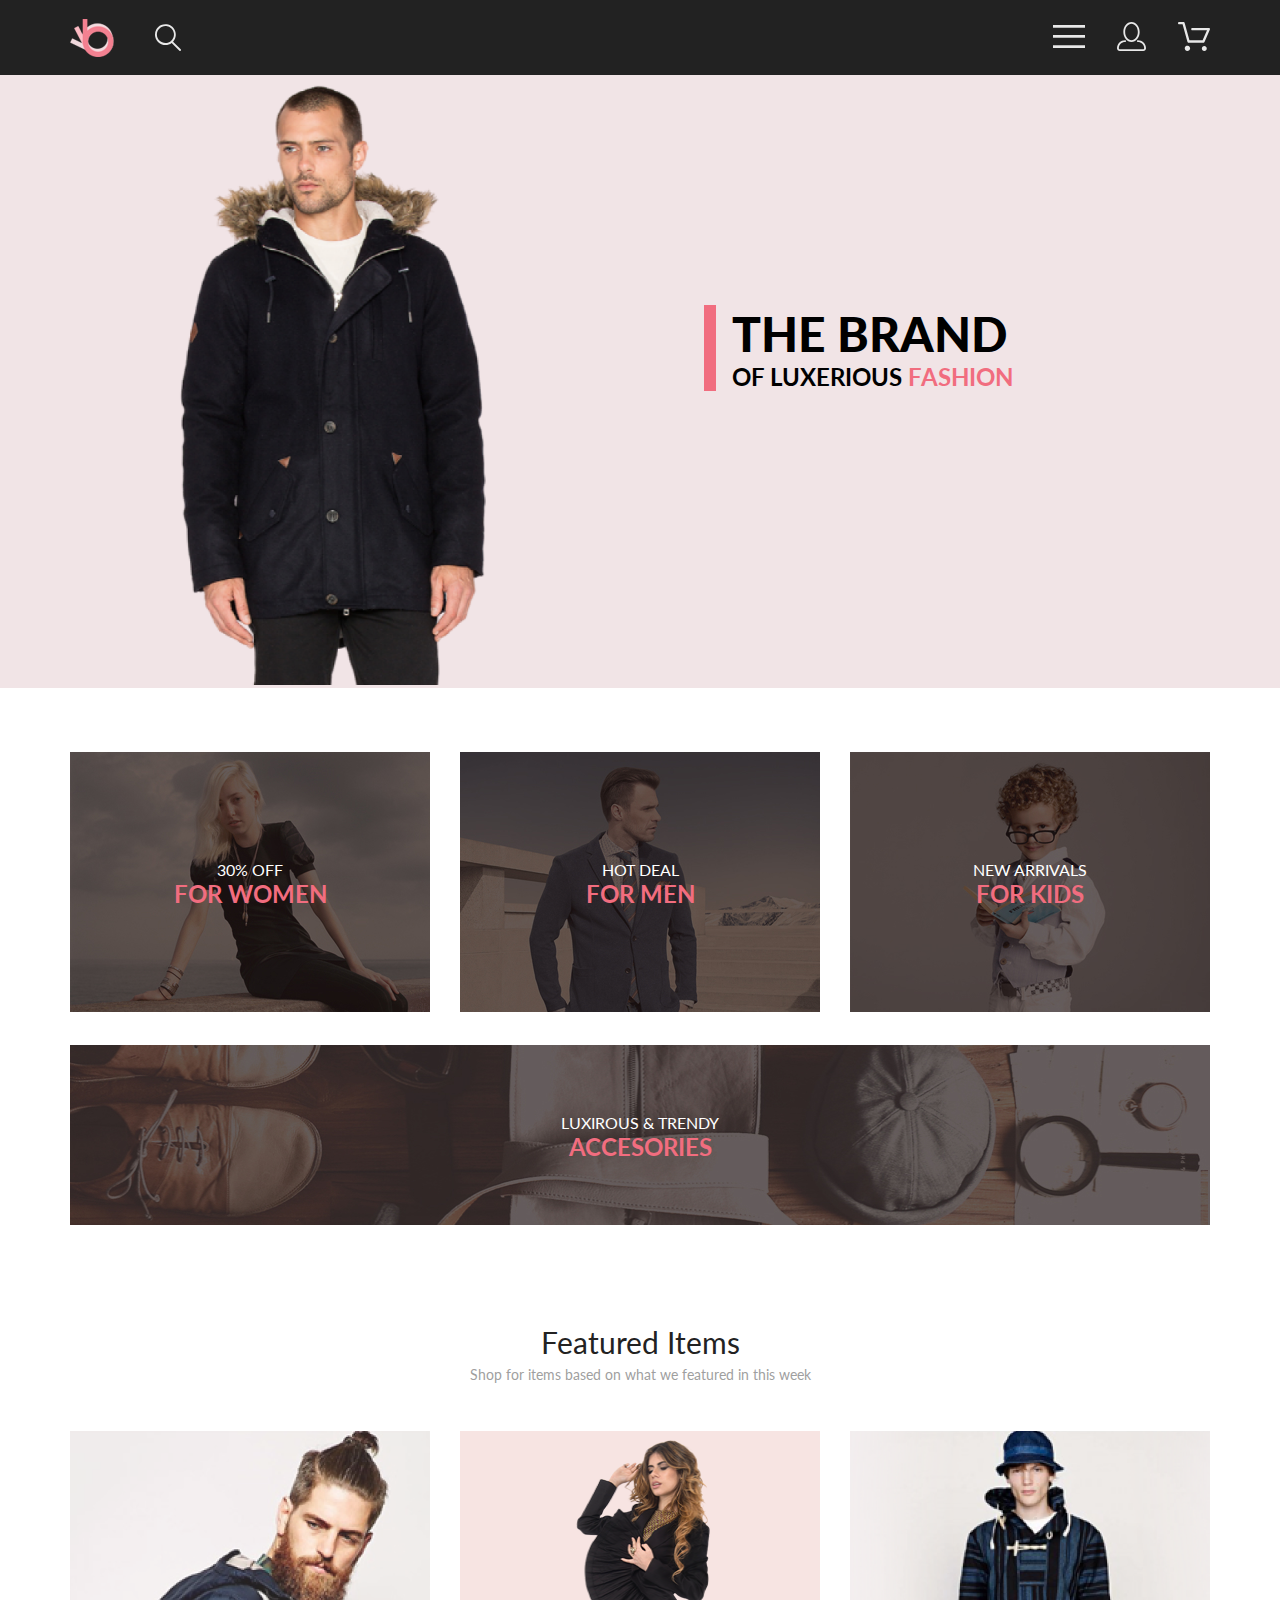
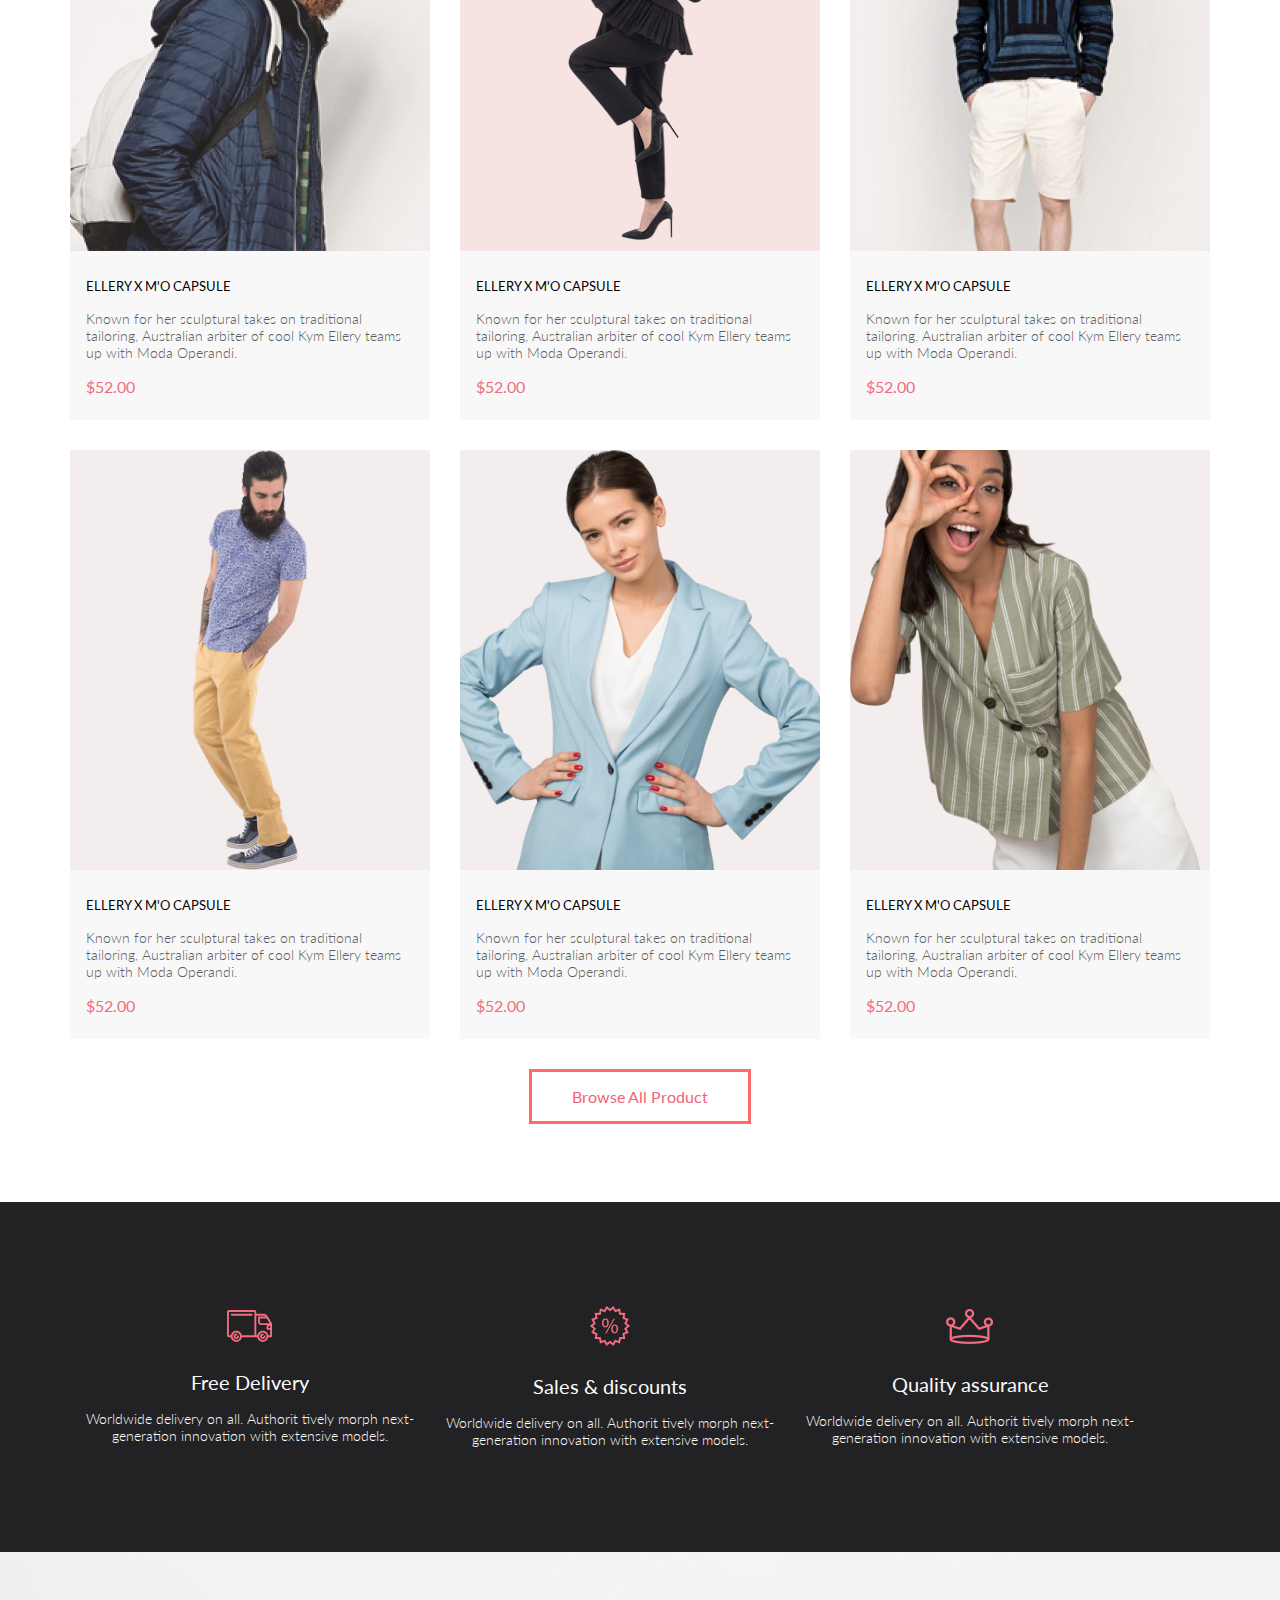
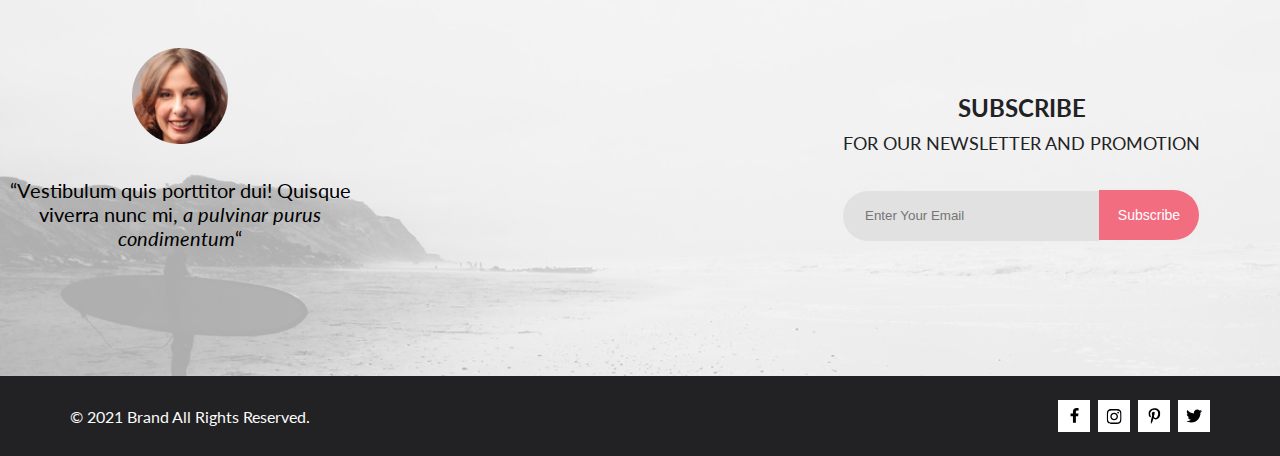
<file: index.html>
<!DOCTYPE html>
<html lang="en">
<head>
    <meta charset="UTF-8">
    <meta http-equiv="X-UA-Compatible" content="IE=edge">
    <meta name="viewport" content="width=device-width, initial-scale=1.0">
    <title>Home</title>
    <link rel="preconnect" href="https://fonts.googleapis.com">
    <link rel="preconnect" href="https://fonts.gstatic.com" crossorigin>
    <link href="https://fonts.googleapis.com/css2?family=Lato&display=swap" rel="stylesheet">
    <link rel="stylesheet" href="style.css">
</head>
<body>
    <div class="wrapper">
        <header class="header center">
            <div class="header__left">
                <img src="img/logo.svg" alt="logo">
                <svg width="27" height="28" viewBox="0 0 27 28" fill="none" xmlns="http://www.w3.org/2000/svg">
                    <path d="M19.0596 17.6259C20.6713 15.8658 21.6282 13.6048 21.7698 11.2225C21.9113 8.84018 21.2288 6.48173 19.8369 4.54318C18.445 2.60463 16.4285 1.20404 14.126 0.576619C11.8234 -0.0508009 9.3751 0.13316 7.19217 1.09761C5.00923 2.06205 3.22463 3.74825 2.13804 5.87302C1.05145 7.9978 0.729054 10.4318 1.225 12.7661C1.72094 15.1005 3.00501 17.1932 4.86158 18.6927C6.71814 20.1922 9.03413 21.0072 11.4206 21.0009C13.673 21.004 15.8645 20.27 17.6606 18.9109L25.4086 26.7179C25.4941 26.807 25.5965 26.8781 25.7099 26.927C25.8232 26.9759 25.9452 27.0017 26.0686 27.0029C26.1923 27.0033 26.3148 26.9782 26.4283 26.9292C26.5419 26.8801 26.6441 26.8082 26.7286 26.7179C26.9025 26.537 26.9997 26.2958 26.9997 26.0449C26.9997 25.794 26.9025 25.5528 26.7286 25.3719L19.0596 17.6259ZM2.88662 10.5009C2.89946 8.81563 3.41094 7.17187 4.35659 5.77685C5.30224 4.38183 6.63972 3.29801 8.20044 2.662C9.76115 2.02599 11.4752 1.86627 13.1266 2.20298C14.7779 2.53969 16.2926 3.35775 17.4797 4.55404C18.6668 5.75033 19.4732 7.27129 19.7972 8.92519C20.1212 10.5791 19.9483 12.2919 19.3002 13.8476C18.6522 15.4034 17.5581 16.7325 16.1559 17.6674C14.7536 18.6023 13.1059 19.1011 11.4206 19.1009C9.14916 19.0901 6.97482 18.1784 5.37484 16.566C3.77486 14.9537 2.87998 12.7724 2.88662 10.5009Z"
                          fill="#E8E8E8"/>
                </svg>
            </div>
            <div class="header__right">
                <div>
                    <label for="switcher">
                        <svg width="32" height="23" viewBox="0 0 32 23" fill="none" xmlns="http://www.w3.org/2000/svg">
                            <path d="M0 23V20.31H32V23H0ZM0 12.76V10.07H32V12.76H0ZM0 2.69V0H32V2.69H0Z" fill="#E8E8E8"/>
                        </svg>
                    </label>
                    <input id="switcher" type="checkbox" checked>
                    <div class="menu">
                        <label class="menu__close" for="switcher">
                            <svg xmlns="http://www.w3.org/2000/svg" width="13" height="13" viewBox="0 0 13 13" fill="none">
                                <path d="M7.4158 6.00409L11.7158 1.71409C11.9041 1.52579 12.0099 1.27039 12.0099 1.00409C12.0099 0.73779 11.9041 0.482395 11.7158 0.294092C11.5275 0.105788 11.2721 0 11.0058 0C10.7395 0 10.4841 0.105788 10.2958 0.294092L6.0058 4.59409L1.7158 0.294092C1.52749 0.105788 1.2721 -1.9841e-09 1.0058 0C0.739497 1.9841e-09 0.484102 0.105788 0.295798 0.294092C0.107495 0.482395 0.0017066 0.73779 0.0017066 1.00409C0.0017066 1.27039 0.107495 1.52579 0.295798 1.71409L4.5958 6.00409L0.295798 10.2941C0.20207 10.3871 0.127676 10.4977 0.0769072 10.6195C0.0261385 10.7414 0 10.8721 0 11.0041C0 11.1361 0.0261385 11.2668 0.0769072 11.3887C0.127676 11.5105 0.20207 11.6211 0.295798 11.7141C0.388761 11.8078 0.499362 11.8822 0.621222 11.933C0.743081 11.9838 0.873786 12.0099 1.0058 12.0099C1.13781 12.0099 1.26852 11.9838 1.39038 11.933C1.51223 11.8822 1.62284 11.8078 1.7158 11.7141L6.0058 7.41409L10.2958 11.7141C10.3888 11.8078 10.4994 11.8822 10.6212 11.933C10.7431 11.9838 10.8738 12.0099 11.0058 12.0099C11.1378 12.0099 11.2685 11.9838 11.3904 11.933C11.5122 11.8822 11.6228 11.8078 11.7158 11.7141C11.8095 11.6211 11.8839 11.5105 11.9347 11.3887C11.9855 11.2668 12.0116 11.1361 12.0116 11.0041C12.0116 10.8721 11.9855 10.7414 11.9347 10.6195C11.8839 10.4977 11.8095 10.3871 11.7158 10.2941L7.4158 6.00409Z" fill="#6F6E6E"/>
                            </svg>
                        </label>
                        <h3 class="menu__heading">MENU</h3>
                        <div class="menu__box">
                            <a class="menu__header-link" href="registration.html">
                                <svg width="29" height="29" viewBox="0 0 29 29" fill="none" xmlns="http://www.w3.org/2000/svg">
                                    <path d="M14.5 19.937C19 19.937 22.656 15.464 22.656 9.968C22.656 4.472 19 0 14.5 0C13.3631 0.0217413 12.2463 0.303398 11.2351 0.823397C10.2239 1.34339 9.34507 2.08794 8.66602 3C7.12663 4.99573 6.30819 7.45381 6.34399 9.974C6.34399 15.465 10 19.937 14.5 19.937ZM14.5 1.813C18 1.813 20.844 5.472 20.844 9.969C20.844 14.466 17.998 18.125 14.5 18.125C11.002 18.125 8.15603 14.465 8.15503 9.969C8.15403 5.473 11 1.813 14.5 1.813ZM20.844 18.125C20.6036 18.125 20.373 18.2205 20.203 18.3905C20.033 18.5605 19.9375 18.7911 19.9375 19.0315C19.9375 19.2719 20.033 19.5025 20.203 19.6725C20.373 19.8425 20.6036 19.938 20.844 19.938C22.526 19.9399 24.1386 20.6088 25.3279 21.7982C26.5172 22.9875 27.1861 24.6 27.188 26.282C27.1875 26.5221 27.0918 26.7523 26.922 26.9221C26.7522 27.0918 26.5221 27.1875 26.282 27.188H2.71997C2.47985 27.1875 2.24975 27.0918 2.07996 26.9221C1.91016 26.7523 1.81449 26.5221 1.81396 26.282C1.81608 24.6001 2.48517 22.9877 3.67444 21.7985C4.86371 20.6092 6.47608 19.9401 8.15796 19.938C8.39824 19.938 8.62868 19.8425 8.79858 19.6726C8.96849 19.5027 9.06396 19.2723 9.06396 19.032C9.06396 18.7917 8.96849 18.5613 8.79858 18.3914C8.62868 18.2215 8.39824 18.126 8.15796 18.126C5.99541 18.1279 3.92201 18.9875 2.39258 20.5164C0.863144 22.0453 0.00264777 24.1185 0 26.281C0.000794067 27.0019 0.287502 27.693 0.797241 28.2027C1.30698 28.7125 1.99811 28.9992 2.71899 29H26.282C27.0027 28.9989 27.6936 28.7121 28.2031 28.2024C28.7126 27.6927 28.9992 27.0017 29 26.281C28.9974 24.1187 28.1372 22.0457 26.6083 20.5168C25.0793 18.9878 23.0063 18.1276 20.844 18.125Z"
                                          fill="#E8E8E8"/>
                                </svg>
                            </a>
                            <a class="menu__header-link" href="cart.html">
                                <svg width="32" height="29" viewBox="0 0 32 29" fill="none" xmlns="http://www.w3.org/2000/svg">
                                    <path d="M26.2009 29C25.5532 28.9738 24.9415 28.6948 24.4972 28.2227C24.0529 27.7506 23.8114 27.1232 23.8245 26.475C23.8376 25.8269 24.1043 25.2097 24.5673 24.7559C25.0303 24.3022 25.6527 24.048 26.301 24.048C26.9493 24.048 27.5717 24.3022 28.0347 24.7559C28.4977 25.2097 28.7644 25.8269 28.7775 26.475C28.7906 27.1232 28.549 27.7506 28.1047 28.2227C27.6604 28.6948 27.0488 28.9738 26.401 29H26.2009ZM6.75293 26.32C6.75293 25.79 6.91011 25.2718 7.20459 24.8311C7.49907 24.3904 7.91764 24.0469 8.40735 23.844C8.89705 23.6412 9.43594 23.5881 9.95581 23.6915C10.4757 23.7949 10.9532 24.0502 11.328 24.425C11.7028 24.7998 11.9581 25.2773 12.0615 25.7972C12.1649 26.317 12.1118 26.8559 11.9089 27.3456C11.7061 27.8353 11.3626 28.2539 10.9219 28.5483C10.4812 28.8428 9.96304 29 9.43298 29C9.08087 29.0003 8.73212 28.9311 8.40674 28.7966C8.08136 28.662 7.78569 28.4646 7.53662 28.2158C7.28755 27.9669 7.09001 27.6713 6.9552 27.3461C6.82039 27.0208 6.75098 26.6721 6.75098 26.32H6.75293ZM10.553 20.686C10.2935 20.6868 10.0409 20.6024 9.83411 20.4457C9.62727 20.2891 9.47758 20.0689 9.40796 19.819L4.57495 2.36401H1.18201C0.868521 2.36401 0.567859 2.23947 0.346191 2.01781C0.124523 1.79614 0 1.49549 0 1.18201C0 0.868519 0.124523 0.567873 0.346191 0.346205C0.567859 0.124537 0.868521 5.81268e-06 1.18201 5.81268e-06H5.46301C5.7225 -0.00080736 5.97504 0.0837201 6.18176 0.240568C6.38848 0.397416 6.53784 0.617884 6.60693 0.868006L11.4399 18.323H24.6179L29.001 8.27501H14.401C14.2428 8.27961 14.0854 8.25242 13.9379 8.19507C13.7904 8.13771 13.6559 8.05134 13.5424 7.94108C13.4288 7.83082 13.3386 7.69891 13.277 7.55315C13.2154 7.40739 13.1836 7.25075 13.1836 7.0925C13.1836 6.93426 13.2154 6.77762 13.277 6.63186C13.3386 6.4861 13.4288 6.35419 13.5424 6.24393C13.6559 6.13367 13.7904 6.0473 13.9379 5.98994C14.0854 5.93259 14.2428 5.90541 14.401 5.91001H30.814C31.0097 5.90996 31.2022 5.95866 31.3744 6.05172C31.5465 6.14478 31.6928 6.27926 31.7999 6.44301C31.9078 6.60729 31.9734 6.79569 31.9908 6.99145C32.0083 7.18721 31.9771 7.38424 31.9 7.565L26.495 19.977C26.4026 20.1876 26.251 20.3668 26.0585 20.4927C25.866 20.6186 25.641 20.6858 25.411 20.686H10.553Z"
                                          fill="#E8E8E8"/>
                                </svg>
                            </a>
                        </div>

                        <ul class="menu__ul">
                            <li class="menu__li">
                                <a class="menu__link-heading" href="catalog.html">Man</a>
                                <div class="menu__content-links">
                                    <a href="catalog.html" class="menu__link">Accessories</a>
                                    <a href="catalog.html" class="menu__link">Bags</a>
                                    <a href="catalog.html" class="menu__link">Denim</a>
                                    <a href="catalog.html" class="menu__link">T-Shirts</a>
                                </div>
                            </li>
                            <li class="menu__li">
                                <a class="menu__link-heading" href="catalog.html">Woman</a>
                                <div class="menu__content-links">
                                    <a href="catalog.html" class="menu__link">Accessories</a>
                                    <a href="catalog.html" class="menu__link">Bags</a>
                                    <a href="catalog.html" class="menu__link">Denim</a>
                                    <a href="catalog.html" class="menu__link">T-Shirts</a>
                                    <a href="catalog.html" class="menu__link">Shirts</a>
                                </div>
                            </li>
                            <li class="menu__li">
                                <a class="menu__link-heading" href="catalog.html">Kids</a>
                                <div class="menu__content-links">
                                    <a href="catalog.html" class="menu__link">Accessories</a>
                                    <a href="catalog.html" class="menu__link">Bags</a>
                                    <a href="catalog.html" class="menu__link">Denim</a>
                                    <a href="catalog.html" class="menu__link">T-Shirts</a>
                                    <a href="catalog.html" class="menu__link">Shirts</a>
                                    <a href="catalog.html" class="menu__link">Polos</a>
                                </div>
                            </li>
                        </ul>
                    </div>
                </div>
                <a class="header__link" href="registration.html">
                    <svg width="29" height="29" viewBox="0 0 29 29" fill="none" xmlns="http://www.w3.org/2000/svg">
                        <path d="M14.5 19.937C19 19.937 22.656 15.464 22.656 9.968C22.656 4.472 19 0 14.5 0C13.3631 0.0217413 12.2463 0.303398 11.2351 0.823397C10.2239 1.34339 9.34507 2.08794 8.66602 3C7.12663 4.99573 6.30819 7.45381 6.34399 9.974C6.34399 15.465 10 19.937 14.5 19.937ZM14.5 1.813C18 1.813 20.844 5.472 20.844 9.969C20.844 14.466 17.998 18.125 14.5 18.125C11.002 18.125 8.15603 14.465 8.15503 9.969C8.15403 5.473 11 1.813 14.5 1.813ZM20.844 18.125C20.6036 18.125 20.373 18.2205 20.203 18.3905C20.033 18.5605 19.9375 18.7911 19.9375 19.0315C19.9375 19.2719 20.033 19.5025 20.203 19.6725C20.373 19.8425 20.6036 19.938 20.844 19.938C22.526 19.9399 24.1386 20.6088 25.3279 21.7982C26.5172 22.9875 27.1861 24.6 27.188 26.282C27.1875 26.5221 27.0918 26.7523 26.922 26.9221C26.7522 27.0918 26.5221 27.1875 26.282 27.188H2.71997C2.47985 27.1875 2.24975 27.0918 2.07996 26.9221C1.91016 26.7523 1.81449 26.5221 1.81396 26.282C1.81608 24.6001 2.48517 22.9877 3.67444 21.7985C4.86371 20.6092 6.47608 19.9401 8.15796 19.938C8.39824 19.938 8.62868 19.8425 8.79858 19.6726C8.96849 19.5027 9.06396 19.2723 9.06396 19.032C9.06396 18.7917 8.96849 18.5613 8.79858 18.3914C8.62868 18.2215 8.39824 18.126 8.15796 18.126C5.99541 18.1279 3.92201 18.9875 2.39258 20.5164C0.863144 22.0453 0.00264777 24.1185 0 26.281C0.000794067 27.0019 0.287502 27.693 0.797241 28.2027C1.30698 28.7125 1.99811 28.9992 2.71899 29H26.282C27.0027 28.9989 27.6936 28.7121 28.2031 28.2024C28.7126 27.6927 28.9992 27.0017 29 26.281C28.9974 24.1187 28.1372 22.0457 26.6083 20.5168C25.0793 18.9878 23.0063 18.1276 20.844 18.125Z"
                              fill="#E8E8E8"/>
                    </svg>
                </a>
                <a class="header__link" href="cart.html">
                    <svg width="32" height="29" viewBox="0 0 32 29" fill="none" xmlns="http://www.w3.org/2000/svg">
                        <path d="M26.2009 29C25.5532 28.9738 24.9415 28.6948 24.4972 28.2227C24.0529 27.7506 23.8114 27.1232 23.8245 26.475C23.8376 25.8269 24.1043 25.2097 24.5673 24.7559C25.0303 24.3022 25.6527 24.048 26.301 24.048C26.9493 24.048 27.5717 24.3022 28.0347 24.7559C28.4977 25.2097 28.7644 25.8269 28.7775 26.475C28.7906 27.1232 28.549 27.7506 28.1047 28.2227C27.6604 28.6948 27.0488 28.9738 26.401 29H26.2009ZM6.75293 26.32C6.75293 25.79 6.91011 25.2718 7.20459 24.8311C7.49907 24.3904 7.91764 24.0469 8.40735 23.844C8.89705 23.6412 9.43594 23.5881 9.95581 23.6915C10.4757 23.7949 10.9532 24.0502 11.328 24.425C11.7028 24.7998 11.9581 25.2773 12.0615 25.7972C12.1649 26.317 12.1118 26.8559 11.9089 27.3456C11.7061 27.8353 11.3626 28.2539 10.9219 28.5483C10.4812 28.8428 9.96304 29 9.43298 29C9.08087 29.0003 8.73212 28.9311 8.40674 28.7966C8.08136 28.662 7.78569 28.4646 7.53662 28.2158C7.28755 27.9669 7.09001 27.6713 6.9552 27.3461C6.82039 27.0208 6.75098 26.6721 6.75098 26.32H6.75293ZM10.553 20.686C10.2935 20.6868 10.0409 20.6024 9.83411 20.4457C9.62727 20.2891 9.47758 20.0689 9.40796 19.819L4.57495 2.36401H1.18201C0.868521 2.36401 0.567859 2.23947 0.346191 2.01781C0.124523 1.79614 0 1.49549 0 1.18201C0 0.868519 0.124523 0.567873 0.346191 0.346205C0.567859 0.124537 0.868521 5.81268e-06 1.18201 5.81268e-06H5.46301C5.7225 -0.00080736 5.97504 0.0837201 6.18176 0.240568C6.38848 0.397416 6.53784 0.617884 6.60693 0.868006L11.4399 18.323H24.6179L29.001 8.27501H14.401C14.2428 8.27961 14.0854 8.25242 13.9379 8.19507C13.7904 8.13771 13.6559 8.05134 13.5424 7.94108C13.4288 7.83082 13.3386 7.69891 13.277 7.55315C13.2154 7.40739 13.1836 7.25075 13.1836 7.0925C13.1836 6.93426 13.2154 6.77762 13.277 6.63186C13.3386 6.4861 13.4288 6.35419 13.5424 6.24393C13.6559 6.13367 13.7904 6.0473 13.9379 5.98994C14.0854 5.93259 14.2428 5.90541 14.401 5.91001H30.814C31.0097 5.90996 31.2022 5.95866 31.3744 6.05172C31.5465 6.14478 31.6928 6.27926 31.7999 6.44301C31.9078 6.60729 31.9734 6.79569 31.9908 6.99145C32.0083 7.18721 31.9771 7.38424 31.9 7.565L26.495 19.977C26.4026 20.1876 26.251 20.3668 26.0585 20.4927C25.866 20.6186 25.641 20.6858 25.411 20.686H10.553Z"
                              fill="#E8E8E8"/>
                    </svg>
                </a>
            </div>
        </header>
        <section class="top">
            <div class="top__left">
                <img src="img/top-img.png" alt="img">
            </div>
            <div class="top__right">
                <div class="top__content">
                    <h1 class="top__heading">THE BRAND</h1>
                    <h2 class="top__heading-mini">OF LUXERIOUS
                        <span class="spanned__text">FASHION</span></h2>
                </div>
            </div>
        </section>

        <section class="sale center">
        <div class="sale__content">
            <div class="sale__item">
                <img class="sale__img" src="img/sale1.jpg" alt="sale img">
                <div class="sale__text">
                    <p class="sale__p">30% OFF</p>
                    <h3 class="sale__heading">FOR WOMEN</h3>
                </div>
            </div>
            <div class="sale__item">
                <img class="sale__img" src="img/sale2.jpg" alt="sale img">
                <div class="sale__text">
                    <p class="sale__p">HOT DEAL</p>
                    <h3 class="sale__heading">FOR MEN</h3>
                </div>
            </div>
            <div class="sale__item">
                <img class="sale__img" src="img/sale3.jpg" alt="sale img">
                <div class="sale__text">
                    <p class="sale__p">NEW ARRIVALS</p>
                    <h3 class="sale__heading">FOR KIDS</h3>
                </div>
            </div>
        </div>
        <div class="sale__item sale__item--big">
            <img class="sale__img__big" src="img/salebig.jpg" alt="sale img">
            <div class="sale__text">
                <p class="sale__p">LUXIROUS & TRENDY</p>
                <h3 class="sale__heading">ACCESORIES</h3>
            </div>
        </div>
    </section>
        <section class="product-box center">
            <h3 class="heading tac">Featured Items</h3>
            <p class="text text-mt-6 tac">Shop for items based on what we featured in this week</p>
            <div class="product-content">
                <div class="product">
                    <a href="#"><img class="product__img" src="img/featured1.png" alt="product name"></a>
                    <div class="product__info">
                        <a href="#" class="product__heading">ELLERY X M'O CAPSULE</a>
                        <p class="product__text">Known for her sculptural takes on traditional tailoring, Australian arbiter of cool Kym Ellery teams up with Moda Operandi.</p>
                        <p class="product__price">$52.00</p>
                    </div>
                    <a href="#" class="product__add">
                        <svg xmlns="http://www.w3.org/2000/svg" width="27" height="25" viewBox="0 0 27 25" fill="none">
                            <path d="M21.876 22.2662C21.921 22.2549 21.9423 22.2339 21.96 22.2129C21.9678 22.2037 21.9756 22.1946 21.9835 22.1855C22.02 22.1438 22.0233 22.0553 22.0224 22.0105C22.0092 21.9044 21.9185 21.8315 21.8412 21.8315C21.8375 21.8315 21.8336 21.8317 21.8312 21.8318C21.7531 21.8372 21.6653 21.9409 21.6719 22.0625C21.6813 22.1793 21.7675 22.2662 21.8392 22.2662H21.876ZM8.21954 22.2599C8.31873 22.2599 8.39935 22.1655 8.39935 22.0496C8.39935 21.9341 8.31873 21.8401 8.21954 21.8401C8.12042 21.8401 8.03973 21.9341 8.03973 22.0496C8.03973 22.1655 8.12042 22.2599 8.21954 22.2599ZM21.9995 24.2662C21.9517 24.2662 21.8878 24.2662 21.8392 24.2662C20.7017 24.2662 19.7567 23.3545 19.6765 22.198C19.5964 20.9929 20.4937 19.9183 21.6953 19.8364C21.7441 19.8331 21.7928 19.8315 21.8412 19.8315C22.9799 19.8315 23.9413 20.7324 24.019 21.8884C24.0505 22.4915 23.8741 23.0612 23.4898 23.5012C23.1055 23.9575 22.5764 24.2177 21.9995 24.2662ZM8.21954 24.2599C7.01532 24.2599 6.03973 23.2709 6.03973 22.0496C6.03973 20.8291 7.01532 19.8401 8.21954 19.8401C9.42371 19.8401 10.3994 20.8291 10.3994 22.0496C10.3994 23.2709 9.42371 24.2599 8.21954 24.2599ZM21.1984 17.3938H9.13306C8.70013 17.3938 8.31586 17.1005 8.20331 16.6775L4.27753 2.24768H1.52173C0.993408 2.24768 0.560547 1.80859 0.560547 1.27039C0.560547 0.733032 0.993408 0.292969 1.52173 0.292969H4.99933C5.43134 0.292969 5.81561 0.586304 5.9281 1.01025L9.85394 15.4391H20.5576L24.1144 7.13379H12.2578C11.7286 7.13379 11.2957 6.69373 11.2957 6.15649C11.2957 5.61914 11.7286 5.17908 12.2578 5.17908H25.5886C25.9091 5.17908 26.2141 5.34192 26.3896 5.61914C26.566 5.89539 26.5984 6.23743 26.4697 6.547L22.0795 16.807C21.9193 17.1653 21.5827 17.3938 21.1984 17.3938Z" fill="white"/>
                        </svg>
                        Add to Cart</a>
                </div>
                <div class="product">
                    <a href="#"><img class="product__img" src="img/featured2.png" alt="product name"></a>
                    <div class="product__info">
                        <a href="#" class="product__heading">ELLERY X M'O CAPSULE</a>
                        <p class="product__text">Known for her sculptural takes on traditional tailoring, Australian arbiter of cool Kym Ellery teams up with Moda Operandi.</p>
                        <p class="product__price">$52.00</p>
                    </div>
                    <a href="#" class="product__add">
                        <svg xmlns="http://www.w3.org/2000/svg" width="27" height="25" viewBox="0 0 27 25" fill="none">
                            <path d="M21.876 22.2662C21.921 22.2549 21.9423 22.2339 21.96 22.2129C21.9678 22.2037 21.9756 22.1946 21.9835 22.1855C22.02 22.1438 22.0233 22.0553 22.0224 22.0105C22.0092 21.9044 21.9185 21.8315 21.8412 21.8315C21.8375 21.8315 21.8336 21.8317 21.8312 21.8318C21.7531 21.8372 21.6653 21.9409 21.6719 22.0625C21.6813 22.1793 21.7675 22.2662 21.8392 22.2662H21.876ZM8.21954 22.2599C8.31873 22.2599 8.39935 22.1655 8.39935 22.0496C8.39935 21.9341 8.31873 21.8401 8.21954 21.8401C8.12042 21.8401 8.03973 21.9341 8.03973 22.0496C8.03973 22.1655 8.12042 22.2599 8.21954 22.2599ZM21.9995 24.2662C21.9517 24.2662 21.8878 24.2662 21.8392 24.2662C20.7017 24.2662 19.7567 23.3545 19.6765 22.198C19.5964 20.9929 20.4937 19.9183 21.6953 19.8364C21.7441 19.8331 21.7928 19.8315 21.8412 19.8315C22.9799 19.8315 23.9413 20.7324 24.019 21.8884C24.0505 22.4915 23.8741 23.0612 23.4898 23.5012C23.1055 23.9575 22.5764 24.2177 21.9995 24.2662ZM8.21954 24.2599C7.01532 24.2599 6.03973 23.2709 6.03973 22.0496C6.03973 20.8291 7.01532 19.8401 8.21954 19.8401C9.42371 19.8401 10.3994 20.8291 10.3994 22.0496C10.3994 23.2709 9.42371 24.2599 8.21954 24.2599ZM21.1984 17.3938H9.13306C8.70013 17.3938 8.31586 17.1005 8.20331 16.6775L4.27753 2.24768H1.52173C0.993408 2.24768 0.560547 1.80859 0.560547 1.27039C0.560547 0.733032 0.993408 0.292969 1.52173 0.292969H4.99933C5.43134 0.292969 5.81561 0.586304 5.9281 1.01025L9.85394 15.4391H20.5576L24.1144 7.13379H12.2578C11.7286 7.13379 11.2957 6.69373 11.2957 6.15649C11.2957 5.61914 11.7286 5.17908 12.2578 5.17908H25.5886C25.9091 5.17908 26.2141 5.34192 26.3896 5.61914C26.566 5.89539 26.5984 6.23743 26.4697 6.547L22.0795 16.807C21.9193 17.1653 21.5827 17.3938 21.1984 17.3938Z" fill="white"/>
                        </svg>
                        Add to Cart</a>
                </div>
                <div class="product">
                    <a href="#"><img class="product__img" src="img/featured3.png" alt="product name"></a>
                    <div class="product__info">
                        <a href="#" class="product__heading">ELLERY X M'O CAPSULE</a>
                        <p class="product__text">Known for her sculptural takes on traditional tailoring, Australian arbiter of cool Kym Ellery teams up with Moda Operandi.</p>
                        <p class="product__price">$52.00</p>
                    </div>
                    <a href="#" class="product__add">
                        <svg xmlns="http://www.w3.org/2000/svg" width="27" height="25" viewBox="0 0 27 25" fill="none">
                            <path d="M21.876 22.2662C21.921 22.2549 21.9423 22.2339 21.96 22.2129C21.9678 22.2037 21.9756 22.1946 21.9835 22.1855C22.02 22.1438 22.0233 22.0553 22.0224 22.0105C22.0092 21.9044 21.9185 21.8315 21.8412 21.8315C21.8375 21.8315 21.8336 21.8317 21.8312 21.8318C21.7531 21.8372 21.6653 21.9409 21.6719 22.0625C21.6813 22.1793 21.7675 22.2662 21.8392 22.2662H21.876ZM8.21954 22.2599C8.31873 22.2599 8.39935 22.1655 8.39935 22.0496C8.39935 21.9341 8.31873 21.8401 8.21954 21.8401C8.12042 21.8401 8.03973 21.9341 8.03973 22.0496C8.03973 22.1655 8.12042 22.2599 8.21954 22.2599ZM21.9995 24.2662C21.9517 24.2662 21.8878 24.2662 21.8392 24.2662C20.7017 24.2662 19.7567 23.3545 19.6765 22.198C19.5964 20.9929 20.4937 19.9183 21.6953 19.8364C21.7441 19.8331 21.7928 19.8315 21.8412 19.8315C22.9799 19.8315 23.9413 20.7324 24.019 21.8884C24.0505 22.4915 23.8741 23.0612 23.4898 23.5012C23.1055 23.9575 22.5764 24.2177 21.9995 24.2662ZM8.21954 24.2599C7.01532 24.2599 6.03973 23.2709 6.03973 22.0496C6.03973 20.8291 7.01532 19.8401 8.21954 19.8401C9.42371 19.8401 10.3994 20.8291 10.3994 22.0496C10.3994 23.2709 9.42371 24.2599 8.21954 24.2599ZM21.1984 17.3938H9.13306C8.70013 17.3938 8.31586 17.1005 8.20331 16.6775L4.27753 2.24768H1.52173C0.993408 2.24768 0.560547 1.80859 0.560547 1.27039C0.560547 0.733032 0.993408 0.292969 1.52173 0.292969H4.99933C5.43134 0.292969 5.81561 0.586304 5.9281 1.01025L9.85394 15.4391H20.5576L24.1144 7.13379H12.2578C11.7286 7.13379 11.2957 6.69373 11.2957 6.15649C11.2957 5.61914 11.7286 5.17908 12.2578 5.17908H25.5886C25.9091 5.17908 26.2141 5.34192 26.3896 5.61914C26.566 5.89539 26.5984 6.23743 26.4697 6.547L22.0795 16.807C21.9193 17.1653 21.5827 17.3938 21.1984 17.3938Z" fill="white"/>
                        </svg>
                        Add to Cart</a>
                </div>
                <div class="product">
                    <a href="#"><img class="product__img" src="img/featured4.png" alt="product name"></a>
                    <div class="product__info">
                        <a href="#" class="product__heading">ELLERY X M'O CAPSULE</a>
                        <p class="product__text">Known for her sculptural takes on traditional tailoring, Australian arbiter of cool Kym Ellery teams up with Moda Operandi.</p>
                        <p class="product__price">$52.00</p>
                    </div>
                    <a href="#" class="product__add">
                        <svg xmlns="http://www.w3.org/2000/svg" width="27" height="25" viewBox="0 0 27 25" fill="none">
                            <path d="M21.876 22.2662C21.921 22.2549 21.9423 22.2339 21.96 22.2129C21.9678 22.2037 21.9756 22.1946 21.9835 22.1855C22.02 22.1438 22.0233 22.0553 22.0224 22.0105C22.0092 21.9044 21.9185 21.8315 21.8412 21.8315C21.8375 21.8315 21.8336 21.8317 21.8312 21.8318C21.7531 21.8372 21.6653 21.9409 21.6719 22.0625C21.6813 22.1793 21.7675 22.2662 21.8392 22.2662H21.876ZM8.21954 22.2599C8.31873 22.2599 8.39935 22.1655 8.39935 22.0496C8.39935 21.9341 8.31873 21.8401 8.21954 21.8401C8.12042 21.8401 8.03973 21.9341 8.03973 22.0496C8.03973 22.1655 8.12042 22.2599 8.21954 22.2599ZM21.9995 24.2662C21.9517 24.2662 21.8878 24.2662 21.8392 24.2662C20.7017 24.2662 19.7567 23.3545 19.6765 22.198C19.5964 20.9929 20.4937 19.9183 21.6953 19.8364C21.7441 19.8331 21.7928 19.8315 21.8412 19.8315C22.9799 19.8315 23.9413 20.7324 24.019 21.8884C24.0505 22.4915 23.8741 23.0612 23.4898 23.5012C23.1055 23.9575 22.5764 24.2177 21.9995 24.2662ZM8.21954 24.2599C7.01532 24.2599 6.03973 23.2709 6.03973 22.0496C6.03973 20.8291 7.01532 19.8401 8.21954 19.8401C9.42371 19.8401 10.3994 20.8291 10.3994 22.0496C10.3994 23.2709 9.42371 24.2599 8.21954 24.2599ZM21.1984 17.3938H9.13306C8.70013 17.3938 8.31586 17.1005 8.20331 16.6775L4.27753 2.24768H1.52173C0.993408 2.24768 0.560547 1.80859 0.560547 1.27039C0.560547 0.733032 0.993408 0.292969 1.52173 0.292969H4.99933C5.43134 0.292969 5.81561 0.586304 5.9281 1.01025L9.85394 15.4391H20.5576L24.1144 7.13379H12.2578C11.7286 7.13379 11.2957 6.69373 11.2957 6.15649C11.2957 5.61914 11.7286 5.17908 12.2578 5.17908H25.5886C25.9091 5.17908 26.2141 5.34192 26.3896 5.61914C26.566 5.89539 26.5984 6.23743 26.4697 6.547L22.0795 16.807C21.9193 17.1653 21.5827 17.3938 21.1984 17.3938Z" fill="white"/>
                        </svg>
                        Add to Cart</a>
                </div>
                <div class="product">
                    <a href="#"><img class="product__img" src="img/featured5.png" alt="product name"></a>
                    <div class="product__info">
                        <a href="#" class="product__heading">ELLERY X M'O CAPSULE</a>
                        <p class="product__text">Known for her sculptural takes on traditional tailoring, Australian arbiter of cool Kym Ellery teams up with Moda Operandi.</p>
                        <p class="product__price">$52.00</p>
                    </div>
                    <a href="#" class="product__add">
                        <svg xmlns="http://www.w3.org/2000/svg" width="27" height="25" viewBox="0 0 27 25" fill="none">
                            <path d="M21.876 22.2662C21.921 22.2549 21.9423 22.2339 21.96 22.2129C21.9678 22.2037 21.9756 22.1946 21.9835 22.1855C22.02 22.1438 22.0233 22.0553 22.0224 22.0105C22.0092 21.9044 21.9185 21.8315 21.8412 21.8315C21.8375 21.8315 21.8336 21.8317 21.8312 21.8318C21.7531 21.8372 21.6653 21.9409 21.6719 22.0625C21.6813 22.1793 21.7675 22.2662 21.8392 22.2662H21.876ZM8.21954 22.2599C8.31873 22.2599 8.39935 22.1655 8.39935 22.0496C8.39935 21.9341 8.31873 21.8401 8.21954 21.8401C8.12042 21.8401 8.03973 21.9341 8.03973 22.0496C8.03973 22.1655 8.12042 22.2599 8.21954 22.2599ZM21.9995 24.2662C21.9517 24.2662 21.8878 24.2662 21.8392 24.2662C20.7017 24.2662 19.7567 23.3545 19.6765 22.198C19.5964 20.9929 20.4937 19.9183 21.6953 19.8364C21.7441 19.8331 21.7928 19.8315 21.8412 19.8315C22.9799 19.8315 23.9413 20.7324 24.019 21.8884C24.0505 22.4915 23.8741 23.0612 23.4898 23.5012C23.1055 23.9575 22.5764 24.2177 21.9995 24.2662ZM8.21954 24.2599C7.01532 24.2599 6.03973 23.2709 6.03973 22.0496C6.03973 20.8291 7.01532 19.8401 8.21954 19.8401C9.42371 19.8401 10.3994 20.8291 10.3994 22.0496C10.3994 23.2709 9.42371 24.2599 8.21954 24.2599ZM21.1984 17.3938H9.13306C8.70013 17.3938 8.31586 17.1005 8.20331 16.6775L4.27753 2.24768H1.52173C0.993408 2.24768 0.560547 1.80859 0.560547 1.27039C0.560547 0.733032 0.993408 0.292969 1.52173 0.292969H4.99933C5.43134 0.292969 5.81561 0.586304 5.9281 1.01025L9.85394 15.4391H20.5576L24.1144 7.13379H12.2578C11.7286 7.13379 11.2957 6.69373 11.2957 6.15649C11.2957 5.61914 11.7286 5.17908 12.2578 5.17908H25.5886C25.9091 5.17908 26.2141 5.34192 26.3896 5.61914C26.566 5.89539 26.5984 6.23743 26.4697 6.547L22.0795 16.807C21.9193 17.1653 21.5827 17.3938 21.1984 17.3938Z" fill="white"/>
                        </svg>
                        Add to Cart</a>
                </div>
                <div class="product">
                    <a href="#"><img class="product__img" src="img/featured6.png" alt="product name"></a>
                    <div class="product__info">
                        <a href="#" class="product__heading">ELLERY X M'O CAPSULE</a>
                        <p class="product__text">Known for her sculptural takes on traditional tailoring, Australian arbiter of cool Kym Ellery teams up with Moda Operandi.</p>
                        <p class="product__price">$52.00</p>
                    </div>
                    <a href="#" class="product__add">
                        <svg xmlns="http://www.w3.org/2000/svg" width="27" height="25" viewBox="0 0 27 25" fill="none">
                            <path d="M21.876 22.2662C21.921 22.2549 21.9423 22.2339 21.96 22.2129C21.9678 22.2037 21.9756 22.1946 21.9835 22.1855C22.02 22.1438 22.0233 22.0553 22.0224 22.0105C22.0092 21.9044 21.9185 21.8315 21.8412 21.8315C21.8375 21.8315 21.8336 21.8317 21.8312 21.8318C21.7531 21.8372 21.6653 21.9409 21.6719 22.0625C21.6813 22.1793 21.7675 22.2662 21.8392 22.2662H21.876ZM8.21954 22.2599C8.31873 22.2599 8.39935 22.1655 8.39935 22.0496C8.39935 21.9341 8.31873 21.8401 8.21954 21.8401C8.12042 21.8401 8.03973 21.9341 8.03973 22.0496C8.03973 22.1655 8.12042 22.2599 8.21954 22.2599ZM21.9995 24.2662C21.9517 24.2662 21.8878 24.2662 21.8392 24.2662C20.7017 24.2662 19.7567 23.3545 19.6765 22.198C19.5964 20.9929 20.4937 19.9183 21.6953 19.8364C21.7441 19.8331 21.7928 19.8315 21.8412 19.8315C22.9799 19.8315 23.9413 20.7324 24.019 21.8884C24.0505 22.4915 23.8741 23.0612 23.4898 23.5012C23.1055 23.9575 22.5764 24.2177 21.9995 24.2662ZM8.21954 24.2599C7.01532 24.2599 6.03973 23.2709 6.03973 22.0496C6.03973 20.8291 7.01532 19.8401 8.21954 19.8401C9.42371 19.8401 10.3994 20.8291 10.3994 22.0496C10.3994 23.2709 9.42371 24.2599 8.21954 24.2599ZM21.1984 17.3938H9.13306C8.70013 17.3938 8.31586 17.1005 8.20331 16.6775L4.27753 2.24768H1.52173C0.993408 2.24768 0.560547 1.80859 0.560547 1.27039C0.560547 0.733032 0.993408 0.292969 1.52173 0.292969H4.99933C5.43134 0.292969 5.81561 0.586304 5.9281 1.01025L9.85394 15.4391H20.5576L24.1144 7.13379H12.2578C11.7286 7.13379 11.2957 6.69373 11.2957 6.15649C11.2957 5.61914 11.7286 5.17908 12.2578 5.17908H25.5886C25.9091 5.17908 26.2141 5.34192 26.3896 5.61914C26.566 5.89539 26.5984 6.23743 26.4697 6.547L22.0795 16.807C21.9193 17.1653 21.5827 17.3938 21.1984 17.3938Z" fill="white"/>
                        </svg>
                        Add to Cart</a>
                </div>
            </div>
            <div class="browse-button">
                <p><a href="#"><span class="browse-button__span">Browse All Product</span></a></p>
            </div>
        </section>
        <section class="advantages__container center">
            <div class="advantages__item">
                <img src="img/advantage1.svg" alt="advantage img">
                <p class="advantage__title">Free Delivery</p>
                <p class="advantage__desc">Worldwide delivery on all. Authorit tively morph next-generation innovation with extensive models.</p>
            </div>
            <div class="advantages__item">
                <img src="img/advantage2.png" alt="advantage img">
                <p class="advantage__title">Sales & discounts</p>
                <p class="advantage__desc">Worldwide delivery on all. Authorit tively morph next-generation innovation with extensive models.</p>
            </div>
            <div class="advantages__item">
                <img src="img/advantage3.png" alt="advantage img">
                <p class="advantage__title">Quality assurance</p>
                <p class="advantage__desc">Worldwide delivery on all. Authorit tively morph next-generation innovation with extensive models.</p>
            </div>
        </section>
        <section class="subscribe__container">
            <div class="testimonial">
                <img src="img/testimonial1.png" alt="testimonial img">
                <p>“Vestibulum quis porttitor dui! Quisque viverra nunc mi, <span>a pulvinar purus condimentum</span>“</p>
            </div>
            <div class="subscribe-form">
                <div class="subscribe-form__title">
                    <p>SUBSCRIBE</p>
                    <p id="subtitle">FOR OUR NEWSLETTER AND PROMOTION</p>
                </div>
                <form class="email-form">
                    <input class="email-input" type="text" placeholder="Enter Your Email">
                    <input class="form__button" type="submit" value="Subscribe">
                </form>
            </div>
        </section>
        <section class="footer center">
            <p class="copyright">© 2021  Brand  All Rights Reserved.</p>
            <div class="social">
                <a href="#" class="social__icon">
                    <svg xmlns="http://www.w3.org/2000/svg" width="11" height="16" viewBox="0 0 11 16" fill="none">
                        <path d="M9.08836 8.28L9.50686 5.61602H6.89022V3.88729C6.89022 3.15847 7.25574 2.44806 8.42765 2.44806H9.61722V0.179975C9.61722 0.179975 8.53772 0 7.50561 0C5.35073 0 3.9422 1.27593 3.9422 3.5857V5.61602H1.54688V8.28H3.9422V14.72H6.89022V8.28H9.08836Z" fill="black"/>
                    </svg>
                </a>
                <a href="#" class="social__icon">
                    <svg id="instagram" xmlns="http://www.w3.org/2000/svg" width="16" height="17" viewBox="0 0 16 17" fill="none">
                        <g clip-path="url(#clip0_24_231)">
                            <path d="M8.13897 4.68159C6.02383 4.68159 4.31774 6.38491 4.31774 8.49663C4.31774 10.6083 6.02383 12.3117 8.13897 12.3117C10.2541 12.3117 11.9602 10.6083 11.9602 8.49663C11.9602 6.38491 10.2541 4.68159 8.13897 4.68159ZM8.13897 10.9769C6.77211 10.9769 5.65467 9.8646 5.65467 8.49663C5.65467 7.12866 6.76878 6.01636 8.13897 6.01636C9.50915 6.01636 10.6233 7.12866 10.6233 8.49663C10.6233 9.8646 9.50583 10.9769 8.13897 10.9769ZM13.0078 4.52554C13.0078 5.02026 12.6087 5.41538 12.1165 5.41538C11.621 5.41538 11.2252 5.01694 11.2252 4.52554C11.2252 4.03413 11.6243 3.63569 12.1165 3.63569C12.6087 3.63569 13.0078 4.03413 13.0078 4.52554ZM15.5386 5.42866C15.4821 4.23667 15.2094 3.18081 14.3347 2.31089C13.4634 1.44097 12.4058 1.1687 11.2119 1.10894C9.9814 1.03921 6.29321 1.03921 5.0627 1.10894C3.8721 1.16538 2.81453 1.43765 1.93987 2.30757C1.06522 3.17749 0.795836 4.23335 0.735973 5.42534C0.666134 6.65386 0.666134 10.3361 0.735973 11.5646C0.79251 12.7566 1.06522 13.8124 1.93987 14.6824C2.81453 15.5523 3.86878 15.8246 5.0627 15.8843C6.29321 15.9541 9.9814 15.9541 11.2119 15.8843C12.4058 15.8279 13.4634 15.5556 14.3347 14.6824C15.2061 13.8124 15.4788 12.7566 15.5386 11.5646C15.6085 10.3361 15.6085 6.65718 15.5386 5.42866ZM13.949 12.8828C13.6895 13.5335 13.1874 14.0349 12.5322 14.2972C11.5511 14.6857 9.22314 14.596 8.13897 14.596C7.05479 14.596 4.72348 14.6824 3.74573 14.2972C3.09389 14.0382 2.59171 13.5369 2.32898 12.8828C1.93987 11.9033 2.02967 9.57905 2.02967 8.49663C2.02967 7.41421 1.9432 5.08667 2.32898 4.1105C2.58838 3.45972 3.09056 2.95835 3.74573 2.69604C4.7268 2.30757 7.05479 2.39722 8.13897 2.39722C9.22314 2.39722 11.5545 2.31089 12.5322 2.69604C13.184 2.95503 13.6862 3.4564 13.949 4.1105C14.3381 5.08999 14.2483 7.41421 14.2483 8.49663C14.2483 9.57905 14.3381 11.9066 13.949 12.8828Z" fill="black"/>
                        </g>
                        <defs>
                            <clipPath id="clip0_24_231">
                                <rect width="14.8991" height="17" fill="white" transform="translate(0.685547)"/>
                            </clipPath>
                        </defs>
                    </svg>
                </a>
                <a href="#" class="social__icon">
                    <svg xmlns="http://www.w3.org/2000/svg" width="13" height="16" viewBox="0 0 13 16" fill="none">
                        <g clip-path="url(#clip0_24_239)">
                            <path d="M6.74032 0.203125C3.55564 0.203125 0.408203 2.34063 0.408203 5.8C0.408203 8 1.63738 9.25 2.38233 9.25C2.68963 9.25 2.86655 8.3875 2.86655 8.14375C2.86655 7.85313 2.13091 7.23438 2.13091 6.025C2.13091 3.5125 4.03055 1.73125 6.4889 1.73125C8.60271 1.73125 10.1671 2.94062 10.1671 5.1625C10.1671 6.82187 9.50597 9.93437 7.36422 9.93437C6.59133 9.93437 5.93018 9.37187 5.93018 8.56563C5.93018 7.38438 6.74963 6.24062 6.74963 5.02187C6.74963 2.95312 3.835 3.32812 3.835 5.82812C3.835 6.35313 3.90018 6.93437 4.13298 7.4125C3.70463 9.26875 2.82931 12.0344 2.82931 13.9469C2.82931 14.5375 2.91311 15.1188 2.96899 15.7094C3.07452 15.8281 3.02175 15.8156 3.18316 15.7563C4.74757 13.6 4.69169 13.1781 5.3994 10.3562C5.78119 11.0875 6.76826 11.4812 7.55046 11.4812C10.8469 11.4812 12.3275 8.24688 12.3275 5.33125C12.3275 2.22813 9.66427 0.203125 6.74032 0.203125Z" fill="black"/>
                        </g>
                        <defs>
                            <clipPath id="clip0_24_239">
                                <rect width="11.9193" height="16" fill="white" transform="translate(0.408203)"/>
                            </clipPath>
                        </defs>
                    </svg>
                </a>
                <a href="#" class="social__icon">
                    <svg xmlns="http://www.w3.org/2000/svg" width="17" height="16" viewBox="0 0 17 16" fill="none">
                        <g clip-path="url(#clip0_24_235)">
                            <path d="M14.417 4.74052C14.427 4.88264 14.427 5.0248 14.427 5.16692C14.427 9.50192 11.1498 14.4969 5.15986 14.4969C3.31448 14.4969 1.60022 13.9588 0.158203 13.0248C0.420396 13.0552 0.67247 13.0654 0.944752 13.0654C2.46741 13.0654 3.8691 12.5476 4.98843 11.6644C3.5565 11.6339 2.3565 10.6898 1.94305 9.39027C2.14475 9.4207 2.34642 9.44102 2.5582 9.44102C2.85063 9.44102 3.14308 9.40039 3.41533 9.32936C1.92291 9.02477 0.803551 7.70498 0.803551 6.11108V6.07048C1.23715 6.31414 1.74139 6.46642 2.2758 6.4867C1.39849 5.89786 0.823727 4.8928 0.823727 3.75573C0.823727 3.14661 0.985041 2.58823 1.26741 2.10092C2.87077 4.09077 5.28086 5.39023 7.98334 5.53239C7.93293 5.28873 7.90266 5.03495 7.90266 4.78114C7.90266 2.97402 9.35477 1.50195 11.1598 1.50195C12.0976 1.50195 12.9446 1.89789 13.5396 2.53748C14.2757 2.39536 14.9816 2.12123 15.6068 1.74561C15.3648 2.50705 14.8505 3.14664 14.1749 3.5527C14.8304 3.48167 15.4657 3.29889 16.0505 3.04511C15.6069 3.69483 15.0522 4.27348 14.417 4.74052Z" fill="black"/>
                        </g>
                        <defs>
                            <clipPath id="clip0_24_235">
                                <rect width="15.8924" height="16" fill="white" transform="translate(0.158203)"/>
                            </clipPath>
                        </defs>
                    </svg>
                </a>
            </div>
        </section>
    </div>
</body>
</html>
</file>
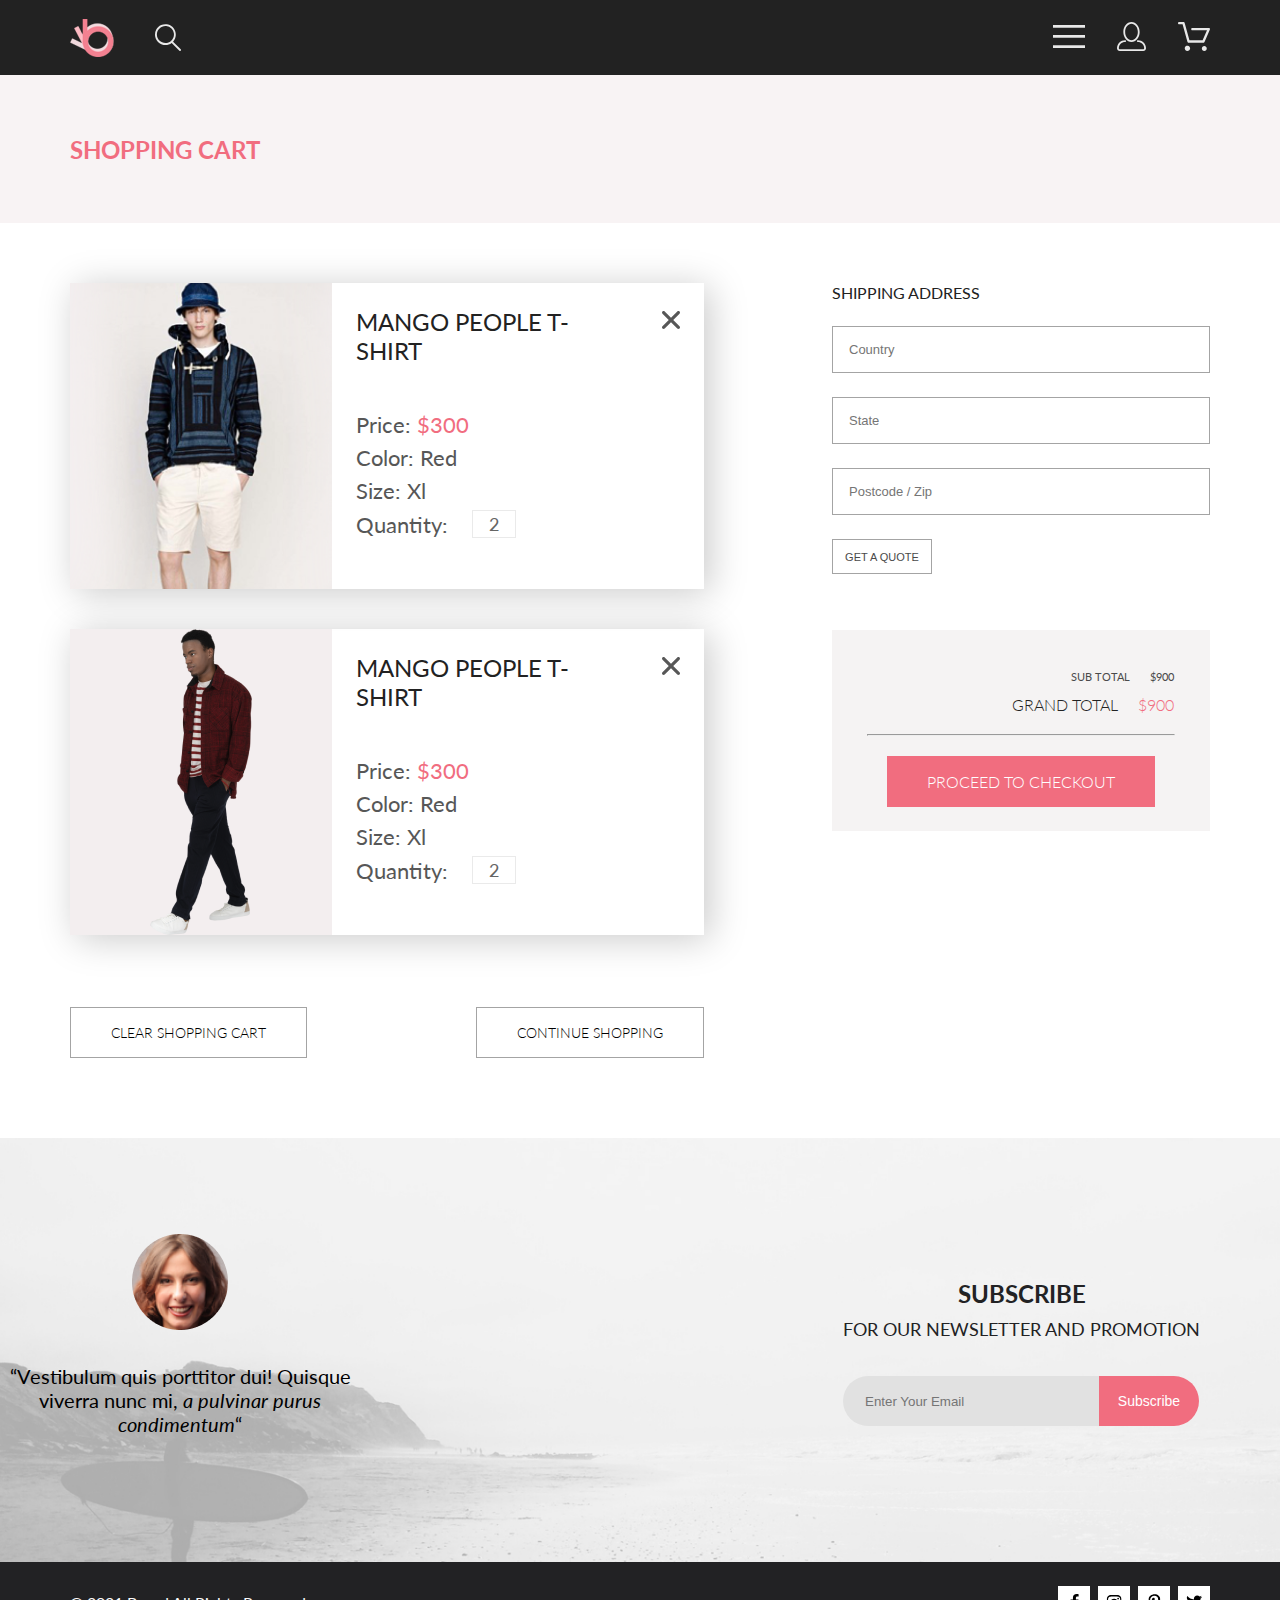
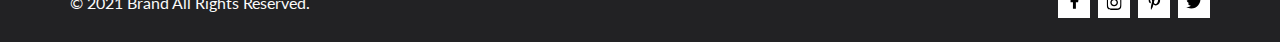
<file: cart.html>
<!DOCTYPE html>
<html lang="en">
<head>
    <meta charset="UTF-8">
    <meta http-equiv="X-UA-Compatible" content="IE=edge">
    <meta name="viewport" content="width=device-width, initial-scale=1.0">
    <title>Shopping Cart</title>
    <link rel="preconnect" href="https://fonts.googleapis.com">
    <link rel="preconnect" href="https://fonts.gstatic.com" crossorigin>
    <link href="https://fonts.googleapis.com/css2?family=Lato&display=swap" rel="stylesheet">
    <link rel="stylesheet" href="style.css">
</head>
<body>
    <div class="wrapper">
        <header class="header center">
            <div class="header__left">
                <img src="img/logo.svg" alt="logo">
                <svg width="27" height="28" viewBox="0 0 27 28" fill="none" xmlns="http://www.w3.org/2000/svg">
                    <path d="M19.0596 17.6259C20.6713 15.8658 21.6282 13.6048 21.7698 11.2225C21.9113 8.84018 21.2288 6.48173 19.8369 4.54318C18.445 2.60463 16.4285 1.20404 14.126 0.576619C11.8234 -0.0508009 9.3751 0.13316 7.19217 1.09761C5.00923 2.06205 3.22463 3.74825 2.13804 5.87302C1.05145 7.9978 0.729054 10.4318 1.225 12.7661C1.72094 15.1005 3.00501 17.1932 4.86158 18.6927C6.71814 20.1922 9.03413 21.0072 11.4206 21.0009C13.673 21.004 15.8645 20.27 17.6606 18.9109L25.4086 26.7179C25.4941 26.807 25.5965 26.8781 25.7099 26.927C25.8232 26.9759 25.9452 27.0017 26.0686 27.0029C26.1923 27.0033 26.3148 26.9782 26.4283 26.9292C26.5419 26.8801 26.6441 26.8082 26.7286 26.7179C26.9025 26.537 26.9997 26.2958 26.9997 26.0449C26.9997 25.794 26.9025 25.5528 26.7286 25.3719L19.0596 17.6259ZM2.88662 10.5009C2.89946 8.81563 3.41094 7.17187 4.35659 5.77685C5.30224 4.38183 6.63972 3.29801 8.20044 2.662C9.76115 2.02599 11.4752 1.86627 13.1266 2.20298C14.7779 2.53969 16.2926 3.35775 17.4797 4.55404C18.6668 5.75033 19.4732 7.27129 19.7972 8.92519C20.1212 10.5791 19.9483 12.2919 19.3002 13.8476C18.6522 15.4034 17.5581 16.7325 16.1559 17.6674C14.7536 18.6023 13.1059 19.1011 11.4206 19.1009C9.14916 19.0901 6.97482 18.1784 5.37484 16.566C3.77486 14.9537 2.87998 12.7724 2.88662 10.5009Z"
                          fill="#E8E8E8"/>
                </svg>
            </div>
            <div class="header__right">
                <div>
                    <label for="switcher">
                        <svg width="32" height="23" viewBox="0 0 32 23" fill="none" xmlns="http://www.w3.org/2000/svg">
                            <path d="M0 23V20.31H32V23H0ZM0 12.76V10.07H32V12.76H0ZM0 2.69V0H32V2.69H0Z" fill="#E8E8E8"/>
                        </svg>
                    </label>
                    <input id="switcher" type="checkbox" checked>
                    <div class="menu">
                        <label class="menu__close" for="switcher">
                            <svg xmlns="http://www.w3.org/2000/svg" width="13" height="13" viewBox="0 0 13 13" fill="none">
                                <path d="M7.4158 6.00409L11.7158 1.71409C11.9041 1.52579 12.0099 1.27039 12.0099 1.00409C12.0099 0.73779 11.9041 0.482395 11.7158 0.294092C11.5275 0.105788 11.2721 0 11.0058 0C10.7395 0 10.4841 0.105788 10.2958 0.294092L6.0058 4.59409L1.7158 0.294092C1.52749 0.105788 1.2721 -1.9841e-09 1.0058 0C0.739497 1.9841e-09 0.484102 0.105788 0.295798 0.294092C0.107495 0.482395 0.0017066 0.73779 0.0017066 1.00409C0.0017066 1.27039 0.107495 1.52579 0.295798 1.71409L4.5958 6.00409L0.295798 10.2941C0.20207 10.3871 0.127676 10.4977 0.0769072 10.6195C0.0261385 10.7414 0 10.8721 0 11.0041C0 11.1361 0.0261385 11.2668 0.0769072 11.3887C0.127676 11.5105 0.20207 11.6211 0.295798 11.7141C0.388761 11.8078 0.499362 11.8822 0.621222 11.933C0.743081 11.9838 0.873786 12.0099 1.0058 12.0099C1.13781 12.0099 1.26852 11.9838 1.39038 11.933C1.51223 11.8822 1.62284 11.8078 1.7158 11.7141L6.0058 7.41409L10.2958 11.7141C10.3888 11.8078 10.4994 11.8822 10.6212 11.933C10.7431 11.9838 10.8738 12.0099 11.0058 12.0099C11.1378 12.0099 11.2685 11.9838 11.3904 11.933C11.5122 11.8822 11.6228 11.8078 11.7158 11.7141C11.8095 11.6211 11.8839 11.5105 11.9347 11.3887C11.9855 11.2668 12.0116 11.1361 12.0116 11.0041C12.0116 10.8721 11.9855 10.7414 11.9347 10.6195C11.8839 10.4977 11.8095 10.3871 11.7158 10.2941L7.4158 6.00409Z" fill="#6F6E6E"/>
                            </svg>
                        </label>
                        <h3 class="menu__heading">MENU</h3>
                        <div class="menu__box">
                            <a class="menu__header-link" href="registration.html">
                                <svg width="29" height="29" viewBox="0 0 29 29" fill="none" xmlns="http://www.w3.org/2000/svg">
                                    <path d="M14.5 19.937C19 19.937 22.656 15.464 22.656 9.968C22.656 4.472 19 0 14.5 0C13.3631 0.0217413 12.2463 0.303398 11.2351 0.823397C10.2239 1.34339 9.34507 2.08794 8.66602 3C7.12663 4.99573 6.30819 7.45381 6.34399 9.974C6.34399 15.465 10 19.937 14.5 19.937ZM14.5 1.813C18 1.813 20.844 5.472 20.844 9.969C20.844 14.466 17.998 18.125 14.5 18.125C11.002 18.125 8.15603 14.465 8.15503 9.969C8.15403 5.473 11 1.813 14.5 1.813ZM20.844 18.125C20.6036 18.125 20.373 18.2205 20.203 18.3905C20.033 18.5605 19.9375 18.7911 19.9375 19.0315C19.9375 19.2719 20.033 19.5025 20.203 19.6725C20.373 19.8425 20.6036 19.938 20.844 19.938C22.526 19.9399 24.1386 20.6088 25.3279 21.7982C26.5172 22.9875 27.1861 24.6 27.188 26.282C27.1875 26.5221 27.0918 26.7523 26.922 26.9221C26.7522 27.0918 26.5221 27.1875 26.282 27.188H2.71997C2.47985 27.1875 2.24975 27.0918 2.07996 26.9221C1.91016 26.7523 1.81449 26.5221 1.81396 26.282C1.81608 24.6001 2.48517 22.9877 3.67444 21.7985C4.86371 20.6092 6.47608 19.9401 8.15796 19.938C8.39824 19.938 8.62868 19.8425 8.79858 19.6726C8.96849 19.5027 9.06396 19.2723 9.06396 19.032C9.06396 18.7917 8.96849 18.5613 8.79858 18.3914C8.62868 18.2215 8.39824 18.126 8.15796 18.126C5.99541 18.1279 3.92201 18.9875 2.39258 20.5164C0.863144 22.0453 0.00264777 24.1185 0 26.281C0.000794067 27.0019 0.287502 27.693 0.797241 28.2027C1.30698 28.7125 1.99811 28.9992 2.71899 29H26.282C27.0027 28.9989 27.6936 28.7121 28.2031 28.2024C28.7126 27.6927 28.9992 27.0017 29 26.281C28.9974 24.1187 28.1372 22.0457 26.6083 20.5168C25.0793 18.9878 23.0063 18.1276 20.844 18.125Z"
                                          fill="#E8E8E8"/>
                                </svg>
                            </a>
                            <a class="menu__header-link" href="cart.html">
                                <svg width="32" height="29" viewBox="0 0 32 29" fill="none" xmlns="http://www.w3.org/2000/svg">
                                    <path d="M26.2009 29C25.5532 28.9738 24.9415 28.6948 24.4972 28.2227C24.0529 27.7506 23.8114 27.1232 23.8245 26.475C23.8376 25.8269 24.1043 25.2097 24.5673 24.7559C25.0303 24.3022 25.6527 24.048 26.301 24.048C26.9493 24.048 27.5717 24.3022 28.0347 24.7559C28.4977 25.2097 28.7644 25.8269 28.7775 26.475C28.7906 27.1232 28.549 27.7506 28.1047 28.2227C27.6604 28.6948 27.0488 28.9738 26.401 29H26.2009ZM6.75293 26.32C6.75293 25.79 6.91011 25.2718 7.20459 24.8311C7.49907 24.3904 7.91764 24.0469 8.40735 23.844C8.89705 23.6412 9.43594 23.5881 9.95581 23.6915C10.4757 23.7949 10.9532 24.0502 11.328 24.425C11.7028 24.7998 11.9581 25.2773 12.0615 25.7972C12.1649 26.317 12.1118 26.8559 11.9089 27.3456C11.7061 27.8353 11.3626 28.2539 10.9219 28.5483C10.4812 28.8428 9.96304 29 9.43298 29C9.08087 29.0003 8.73212 28.9311 8.40674 28.7966C8.08136 28.662 7.78569 28.4646 7.53662 28.2158C7.28755 27.9669 7.09001 27.6713 6.9552 27.3461C6.82039 27.0208 6.75098 26.6721 6.75098 26.32H6.75293ZM10.553 20.686C10.2935 20.6868 10.0409 20.6024 9.83411 20.4457C9.62727 20.2891 9.47758 20.0689 9.40796 19.819L4.57495 2.36401H1.18201C0.868521 2.36401 0.567859 2.23947 0.346191 2.01781C0.124523 1.79614 0 1.49549 0 1.18201C0 0.868519 0.124523 0.567873 0.346191 0.346205C0.567859 0.124537 0.868521 5.81268e-06 1.18201 5.81268e-06H5.46301C5.7225 -0.00080736 5.97504 0.0837201 6.18176 0.240568C6.38848 0.397416 6.53784 0.617884 6.60693 0.868006L11.4399 18.323H24.6179L29.001 8.27501H14.401C14.2428 8.27961 14.0854 8.25242 13.9379 8.19507C13.7904 8.13771 13.6559 8.05134 13.5424 7.94108C13.4288 7.83082 13.3386 7.69891 13.277 7.55315C13.2154 7.40739 13.1836 7.25075 13.1836 7.0925C13.1836 6.93426 13.2154 6.77762 13.277 6.63186C13.3386 6.4861 13.4288 6.35419 13.5424 6.24393C13.6559 6.13367 13.7904 6.0473 13.9379 5.98994C14.0854 5.93259 14.2428 5.90541 14.401 5.91001H30.814C31.0097 5.90996 31.2022 5.95866 31.3744 6.05172C31.5465 6.14478 31.6928 6.27926 31.7999 6.44301C31.9078 6.60729 31.9734 6.79569 31.9908 6.99145C32.0083 7.18721 31.9771 7.38424 31.9 7.565L26.495 19.977C26.4026 20.1876 26.251 20.3668 26.0585 20.4927C25.866 20.6186 25.641 20.6858 25.411 20.686H10.553Z"
                                          fill="#E8E8E8"/>
                                </svg>
                            </a>
                        </div>

                        <ul class="menu__ul">
                            <li class="menu__li">
                                <a class="menu__link-heading" href="catalog.html">Man</a>
                                <div class="menu__content-links">
                                    <a href="catalog.html" class="menu__link">Accessories</a>
                                    <a href="catalog.html" class="menu__link">Bags</a>
                                    <a href="catalog.html" class="menu__link">Denim</a>
                                    <a href="catalog.html" class="menu__link">T-Shirts</a>
                                </div>
                            </li>
                            <li class="menu__li">
                                <a class="menu__link-heading" href="catalog.html">Woman</a>
                                <div class="menu__content-links">
                                    <a href="catalog.html" class="menu__link">Accessories</a>
                                    <a href="catalog.html" class="menu__link">Bags</a>
                                    <a href="catalog.html" class="menu__link">Denim</a>
                                    <a href="catalog.html" class="menu__link">T-Shirts</a>
                                    <a href="catalog.html" class="menu__link">Shirts</a>
                                </div>
                            </li>
                            <li class="menu__li">
                                <a class="menu__link-heading" href="catalog.html">Kids</a>
                                <div class="menu__content-links">
                                    <a href="catalog.html" class="menu__link">Accessories</a>
                                    <a href="catalog.html" class="menu__link">Bags</a>
                                    <a href="catalog.html" class="menu__link">Denim</a>
                                    <a href="catalog.html" class="menu__link">T-Shirts</a>
                                    <a href="catalog.html" class="menu__link">Shirts</a>
                                    <a href="catalog.html" class="menu__link">Polos</a>
                                </div>
                            </li>
                        </ul>
                    </div>
                </div>
                <a class="header__link" href="registration.html">
                    <svg width="29" height="29" viewBox="0 0 29 29" fill="none" xmlns="http://www.w3.org/2000/svg">
                        <path d="M14.5 19.937C19 19.937 22.656 15.464 22.656 9.968C22.656 4.472 19 0 14.5 0C13.3631 0.0217413 12.2463 0.303398 11.2351 0.823397C10.2239 1.34339 9.34507 2.08794 8.66602 3C7.12663 4.99573 6.30819 7.45381 6.34399 9.974C6.34399 15.465 10 19.937 14.5 19.937ZM14.5 1.813C18 1.813 20.844 5.472 20.844 9.969C20.844 14.466 17.998 18.125 14.5 18.125C11.002 18.125 8.15603 14.465 8.15503 9.969C8.15403 5.473 11 1.813 14.5 1.813ZM20.844 18.125C20.6036 18.125 20.373 18.2205 20.203 18.3905C20.033 18.5605 19.9375 18.7911 19.9375 19.0315C19.9375 19.2719 20.033 19.5025 20.203 19.6725C20.373 19.8425 20.6036 19.938 20.844 19.938C22.526 19.9399 24.1386 20.6088 25.3279 21.7982C26.5172 22.9875 27.1861 24.6 27.188 26.282C27.1875 26.5221 27.0918 26.7523 26.922 26.9221C26.7522 27.0918 26.5221 27.1875 26.282 27.188H2.71997C2.47985 27.1875 2.24975 27.0918 2.07996 26.9221C1.91016 26.7523 1.81449 26.5221 1.81396 26.282C1.81608 24.6001 2.48517 22.9877 3.67444 21.7985C4.86371 20.6092 6.47608 19.9401 8.15796 19.938C8.39824 19.938 8.62868 19.8425 8.79858 19.6726C8.96849 19.5027 9.06396 19.2723 9.06396 19.032C9.06396 18.7917 8.96849 18.5613 8.79858 18.3914C8.62868 18.2215 8.39824 18.126 8.15796 18.126C5.99541 18.1279 3.92201 18.9875 2.39258 20.5164C0.863144 22.0453 0.00264777 24.1185 0 26.281C0.000794067 27.0019 0.287502 27.693 0.797241 28.2027C1.30698 28.7125 1.99811 28.9992 2.71899 29H26.282C27.0027 28.9989 27.6936 28.7121 28.2031 28.2024C28.7126 27.6927 28.9992 27.0017 29 26.281C28.9974 24.1187 28.1372 22.0457 26.6083 20.5168C25.0793 18.9878 23.0063 18.1276 20.844 18.125Z"
                              fill="#E8E8E8"/>
                    </svg>
                </a>
                <a class="header__link" href="cart.html">
                    <svg width="32" height="29" viewBox="0 0 32 29" fill="none" xmlns="http://www.w3.org/2000/svg">
                        <path d="M26.2009 29C25.5532 28.9738 24.9415 28.6948 24.4972 28.2227C24.0529 27.7506 23.8114 27.1232 23.8245 26.475C23.8376 25.8269 24.1043 25.2097 24.5673 24.7559C25.0303 24.3022 25.6527 24.048 26.301 24.048C26.9493 24.048 27.5717 24.3022 28.0347 24.7559C28.4977 25.2097 28.7644 25.8269 28.7775 26.475C28.7906 27.1232 28.549 27.7506 28.1047 28.2227C27.6604 28.6948 27.0488 28.9738 26.401 29H26.2009ZM6.75293 26.32C6.75293 25.79 6.91011 25.2718 7.20459 24.8311C7.49907 24.3904 7.91764 24.0469 8.40735 23.844C8.89705 23.6412 9.43594 23.5881 9.95581 23.6915C10.4757 23.7949 10.9532 24.0502 11.328 24.425C11.7028 24.7998 11.9581 25.2773 12.0615 25.7972C12.1649 26.317 12.1118 26.8559 11.9089 27.3456C11.7061 27.8353 11.3626 28.2539 10.9219 28.5483C10.4812 28.8428 9.96304 29 9.43298 29C9.08087 29.0003 8.73212 28.9311 8.40674 28.7966C8.08136 28.662 7.78569 28.4646 7.53662 28.2158C7.28755 27.9669 7.09001 27.6713 6.9552 27.3461C6.82039 27.0208 6.75098 26.6721 6.75098 26.32H6.75293ZM10.553 20.686C10.2935 20.6868 10.0409 20.6024 9.83411 20.4457C9.62727 20.2891 9.47758 20.0689 9.40796 19.819L4.57495 2.36401H1.18201C0.868521 2.36401 0.567859 2.23947 0.346191 2.01781C0.124523 1.79614 0 1.49549 0 1.18201C0 0.868519 0.124523 0.567873 0.346191 0.346205C0.567859 0.124537 0.868521 5.81268e-06 1.18201 5.81268e-06H5.46301C5.7225 -0.00080736 5.97504 0.0837201 6.18176 0.240568C6.38848 0.397416 6.53784 0.617884 6.60693 0.868006L11.4399 18.323H24.6179L29.001 8.27501H14.401C14.2428 8.27961 14.0854 8.25242 13.9379 8.19507C13.7904 8.13771 13.6559 8.05134 13.5424 7.94108C13.4288 7.83082 13.3386 7.69891 13.277 7.55315C13.2154 7.40739 13.1836 7.25075 13.1836 7.0925C13.1836 6.93426 13.2154 6.77762 13.277 6.63186C13.3386 6.4861 13.4288 6.35419 13.5424 6.24393C13.6559 6.13367 13.7904 6.0473 13.9379 5.98994C14.0854 5.93259 14.2428 5.90541 14.401 5.91001H30.814C31.0097 5.90996 31.2022 5.95866 31.3744 6.05172C31.5465 6.14478 31.6928 6.27926 31.7999 6.44301C31.9078 6.60729 31.9734 6.79569 31.9908 6.99145C32.0083 7.18721 31.9771 7.38424 31.9 7.565L26.495 19.977C26.4026 20.1876 26.251 20.3668 26.0585 20.4927C25.866 20.6186 25.641 20.6858 25.411 20.686H10.553Z"
                              fill="#E8E8E8"/>
                    </svg>
                </a>
            </div>
        </header>
        <section class="head center">
            <h2 class="head__heading">SHOPPING CART</h2>
        </section>
        <div class="shopping-cart-box center">
            <div class="shopping-cart-column--left">
                <div class="shopping-cart-item">
                    <img class="shopping-cart-item__img" src="img/shopping-cart1.png" alt="shopping cart img">
                    <div class="shopping-cart-item__info">
                        <p class="shopping-cart-item__title">MANGO  PEOPLE  T-SHIRT</p>
                        <p class="shopping-cart-item__price p-t-6">Price: <span class="shopping-cart-item__price--span">$300</span></p>
                        <p class="shopping-cart-item__color p-t-6">Color: Red</p>
                        <p class="shopping-cart-item__size p-t-6">Size: Xl</p>
                        <div class="shopping-cart-item__quantity p-t-6">
                            <p class="shopping-cart-item__quantity__text">Quantity:</p>
                            <p class="shopping-cart-item__quantity__value">2</p>
                        </div>
                    </div>
                    <svg class="shopping-cart-item__close-btn" xmlns="http://www.w3.org/2000/svg" width="18" height="18" viewBox="0 0 18 18" fill="none">
                        <path d="M11.2453 9L17.5302 2.71516C17.8285 2.41741 17.9962 2.01336 17.9966 1.59191C17.997 1.17045 17.8299 0.76611 17.5322 0.467833C17.2344 0.169555 16.8304 0.00177586 16.4089 0.00140366C15.9875 0.00103146 15.5831 0.168097 15.2848 0.465848L9 6.75069L2.71516 0.465848C2.41688 0.167571 2.01233 0 1.5905 0C1.16868 0 0.764125 0.167571 0.465848 0.465848C0.167571 0.764125 0 1.16868 0 1.5905C0 2.01233 0.167571 2.41688 0.465848 2.71516L6.75069 9L0.465848 15.2848C0.167571 15.5831 0 15.9877 0 16.4095C0 16.8313 0.167571 17.2359 0.465848 17.5342C0.764125 17.8324 1.16868 18 1.5905 18C2.01233 18 2.41688 17.8324 2.71516 17.5342L9 11.2493L15.2848 17.5342C15.5831 17.8324 15.9877 18 16.4095 18C16.8313 18 17.2359 17.8324 17.5342 17.5342C17.8324 17.2359 18 16.8313 18 16.4095C18 15.9877 17.8324 15.5831 17.5342 15.2848L11.2453 9Z" fill="#575757"/>
                    </svg>
                </div>
                <div class="shopping-cart-item">
                    <img class="shopping-cart-item__img" src="img/shopping-cart2.png" alt="shopping cart img">
                    <div class="shopping-cart-item__info">
                        <p class="shopping-cart-item__title">MANGO  PEOPLE  T-SHIRT</p>
                        <p class="shopping-cart-item__price p-t-6">Price: <span class="shopping-cart-item__price--span">$300</span></p>
                        <p class="shopping-cart-item__color p-t-6">Color: Red</p>
                        <p class="shopping-cart-item__size p-t-6">Size: Xl</p>
                        <div class="shopping-cart-item__quantity p-t-6">
                            <p class="shopping-cart-item__quantity__text">Quantity:</p>
                            <p class="shopping-cart-item__quantity__value">2</p>
                        </div>
                    </div>
                    <svg class="shopping-cart-item__close-btn" xmlns="http://www.w3.org/2000/svg" width="18" height="18" viewBox="0 0 18 18" fill="none">
                        <path d="M11.2453 9L17.5302 2.71516C17.8285 2.41741 17.9962 2.01336 17.9966 1.59191C17.997 1.17045 17.8299 0.76611 17.5322 0.467833C17.2344 0.169555 16.8304 0.00177586 16.4089 0.00140366C15.9875 0.00103146 15.5831 0.168097 15.2848 0.465848L9 6.75069L2.71516 0.465848C2.41688 0.167571 2.01233 0 1.5905 0C1.16868 0 0.764125 0.167571 0.465848 0.465848C0.167571 0.764125 0 1.16868 0 1.5905C0 2.01233 0.167571 2.41688 0.465848 2.71516L6.75069 9L0.465848 15.2848C0.167571 15.5831 0 15.9877 0 16.4095C0 16.8313 0.167571 17.2359 0.465848 17.5342C0.764125 17.8324 1.16868 18 1.5905 18C2.01233 18 2.41688 17.8324 2.71516 17.5342L9 11.2493L15.2848 17.5342C15.5831 17.8324 15.9877 18 16.4095 18C16.8313 18 17.2359 17.8324 17.5342 17.5342C17.8324 17.2359 18 16.8313 18 16.4095C18 15.9877 17.8324 15.5831 17.5342 15.2848L11.2453 9Z" fill="#575757"/>
                    </svg>
                </div>
                <div class="shopping-cart-buttons-box">
                    <div>
                        <div class="shopping-cart-buttons">CLEAR SHOPPING CART</div>
                    </div>
                    <div>
                        <div class="shopping-cart-buttons">CONTINUE SHOPPING</div>
                    </div>
                </div>
            </div>
            <div class="shopping-cart-column--right">
                <form class="shipping-form">
                    <p class="shipping-form__title">SHIPPING ADDRESS</p>
                    <label>
                        <input class="shipping-form__input" type="text" placeholder="Country">
                    </label>
                    <label>
                        <input class="shipping-form__input" type="text" placeholder="State">
                    </label>
                    <label>
                        <input class="shipping-form__input" type="text" placeholder="Postcode / Zip">
                    </label>
                    <input class="shipping-form__button" type="submit" value="GET A QUOTE">
                </form>
                <div class="subtotal-box">
                    <div class="subtotal">
                        <p class="subtotal__text">SUB TOTAL</p>
                        <p class="subtotal__value">$900</p>
                    </div>
                    <div class="grand-total">
                        <p class="grand-total__text">GRAND TOTAL</p>
                        <p class="grand-total__value">$900</p>
                    </div>
                    <hr class="subtotal-box__divider">
                    <div class="shopping-cart-checkout-btn">PROCEED TO CHECKOUT</div>
                </div>
            </div>
        </div>

        <div class="subscribe__container">
            <div class="testimonial">
                <img src="img/testimonial1.png" alt="testimonial img">
                <p>“Vestibulum quis porttitor dui! Quisque viverra nunc mi, <span>a pulvinar purus condimentum</span>“</p>
            </div>
            <div class="subscribe-form">
                <div class="subscribe-form__title">
                    <p>SUBSCRIBE</p>
                    <p id="subtitle">FOR OUR NEWSLETTER AND PROMOTION</p>
                </div>
                <form class="email-form">
                    <input class="email-input" type="text" placeholder="Enter Your Email">
                    <input class="form__button" type="submit" value="Subscribe">
                </form>
            </div>
        </div>
        <div class="footer center">
            <p class="copyright">© 2021 Brand All Rights Reserved.</p>
            <div class="social">
                <a href="#" class="social__icon">
                    <svg xmlns="http://www.w3.org/2000/svg" width="11" height="16" viewBox="0 0 11 16" fill="none">
                        <path d="M9.08836 8.28L9.50686 5.61602H6.89022V3.88729C6.89022 3.15847 7.25574 2.44806 8.42765 2.44806H9.61722V0.179975C9.61722 0.179975 8.53772 0 7.50561 0C5.35073 0 3.9422 1.27593 3.9422 3.5857V5.61602H1.54688V8.28H3.9422V14.72H6.89022V8.28H9.08836Z"
                              fill="black"/>
                    </svg>
                </a>
                <a href="#" class="social__icon">
                    <svg id="instagram" xmlns="http://www.w3.org/2000/svg" width="16" height="17" viewBox="0 0 16 17"
                         fill="none">
                        <g clip-path="url(#clip0_24_231)">
                            <path d="M8.13897 4.68159C6.02383 4.68159 4.31774 6.38491 4.31774 8.49663C4.31774 10.6083 6.02383 12.3117 8.13897 12.3117C10.2541 12.3117 11.9602 10.6083 11.9602 8.49663C11.9602 6.38491 10.2541 4.68159 8.13897 4.68159ZM8.13897 10.9769C6.77211 10.9769 5.65467 9.8646 5.65467 8.49663C5.65467 7.12866 6.76878 6.01636 8.13897 6.01636C9.50915 6.01636 10.6233 7.12866 10.6233 8.49663C10.6233 9.8646 9.50583 10.9769 8.13897 10.9769ZM13.0078 4.52554C13.0078 5.02026 12.6087 5.41538 12.1165 5.41538C11.621 5.41538 11.2252 5.01694 11.2252 4.52554C11.2252 4.03413 11.6243 3.63569 12.1165 3.63569C12.6087 3.63569 13.0078 4.03413 13.0078 4.52554ZM15.5386 5.42866C15.4821 4.23667 15.2094 3.18081 14.3347 2.31089C13.4634 1.44097 12.4058 1.1687 11.2119 1.10894C9.9814 1.03921 6.29321 1.03921 5.0627 1.10894C3.8721 1.16538 2.81453 1.43765 1.93987 2.30757C1.06522 3.17749 0.795836 4.23335 0.735973 5.42534C0.666134 6.65386 0.666134 10.3361 0.735973 11.5646C0.79251 12.7566 1.06522 13.8124 1.93987 14.6824C2.81453 15.5523 3.86878 15.8246 5.0627 15.8843C6.29321 15.9541 9.9814 15.9541 11.2119 15.8843C12.4058 15.8279 13.4634 15.5556 14.3347 14.6824C15.2061 13.8124 15.4788 12.7566 15.5386 11.5646C15.6085 10.3361 15.6085 6.65718 15.5386 5.42866ZM13.949 12.8828C13.6895 13.5335 13.1874 14.0349 12.5322 14.2972C11.5511 14.6857 9.22314 14.596 8.13897 14.596C7.05479 14.596 4.72348 14.6824 3.74573 14.2972C3.09389 14.0382 2.59171 13.5369 2.32898 12.8828C1.93987 11.9033 2.02967 9.57905 2.02967 8.49663C2.02967 7.41421 1.9432 5.08667 2.32898 4.1105C2.58838 3.45972 3.09056 2.95835 3.74573 2.69604C4.7268 2.30757 7.05479 2.39722 8.13897 2.39722C9.22314 2.39722 11.5545 2.31089 12.5322 2.69604C13.184 2.95503 13.6862 3.4564 13.949 4.1105C14.3381 5.08999 14.2483 7.41421 14.2483 8.49663C14.2483 9.57905 14.3381 11.9066 13.949 12.8828Z"
                                  fill="black"/>
                        </g>
                        <defs>
                            <clipPath id="clip0_24_231">
                                <rect width="14.8991" height="17" fill="white" transform="translate(0.685547)"/>
                            </clipPath>
                        </defs>
                    </svg>
                </a>
                <a href="#" class="social__icon">
                    <svg xmlns="http://www.w3.org/2000/svg" width="13" height="16" viewBox="0 0 13 16" fill="none">
                        <g clip-path="url(#clip0_24_239)">
                            <path d="M6.74032 0.203125C3.55564 0.203125 0.408203 2.34063 0.408203 5.8C0.408203 8 1.63738 9.25 2.38233 9.25C2.68963 9.25 2.86655 8.3875 2.86655 8.14375C2.86655 7.85313 2.13091 7.23438 2.13091 6.025C2.13091 3.5125 4.03055 1.73125 6.4889 1.73125C8.60271 1.73125 10.1671 2.94062 10.1671 5.1625C10.1671 6.82187 9.50597 9.93437 7.36422 9.93437C6.59133 9.93437 5.93018 9.37187 5.93018 8.56563C5.93018 7.38438 6.74963 6.24062 6.74963 5.02187C6.74963 2.95312 3.835 3.32812 3.835 5.82812C3.835 6.35313 3.90018 6.93437 4.13298 7.4125C3.70463 9.26875 2.82931 12.0344 2.82931 13.9469C2.82931 14.5375 2.91311 15.1188 2.96899 15.7094C3.07452 15.8281 3.02175 15.8156 3.18316 15.7563C4.74757 13.6 4.69169 13.1781 5.3994 10.3562C5.78119 11.0875 6.76826 11.4812 7.55046 11.4812C10.8469 11.4812 12.3275 8.24688 12.3275 5.33125C12.3275 2.22813 9.66427 0.203125 6.74032 0.203125Z"
                                  fill="black"/>
                        </g>
                        <defs>
                            <clipPath id="clip0_24_239">
                                <rect width="11.9193" height="16" fill="white" transform="translate(0.408203)"/>
                            </clipPath>
                        </defs>
                    </svg>
                </a>
                <a href="#" class="social__icon">
                    <svg xmlns="http://www.w3.org/2000/svg" width="17" height="16" viewBox="0 0 17 16" fill="none">
                        <g clip-path="url(#clip0_24_235)">
                            <path d="M14.417 4.74052C14.427 4.88264 14.427 5.0248 14.427 5.16692C14.427 9.50192 11.1498 14.4969 5.15986 14.4969C3.31448 14.4969 1.60022 13.9588 0.158203 13.0248C0.420396 13.0552 0.67247 13.0654 0.944752 13.0654C2.46741 13.0654 3.8691 12.5476 4.98843 11.6644C3.5565 11.6339 2.3565 10.6898 1.94305 9.39027C2.14475 9.4207 2.34642 9.44102 2.5582 9.44102C2.85063 9.44102 3.14308 9.40039 3.41533 9.32936C1.92291 9.02477 0.803551 7.70498 0.803551 6.11108V6.07048C1.23715 6.31414 1.74139 6.46642 2.2758 6.4867C1.39849 5.89786 0.823727 4.8928 0.823727 3.75573C0.823727 3.14661 0.985041 2.58823 1.26741 2.10092C2.87077 4.09077 5.28086 5.39023 7.98334 5.53239C7.93293 5.28873 7.90266 5.03495 7.90266 4.78114C7.90266 2.97402 9.35477 1.50195 11.1598 1.50195C12.0976 1.50195 12.9446 1.89789 13.5396 2.53748C14.2757 2.39536 14.9816 2.12123 15.6068 1.74561C15.3648 2.50705 14.8505 3.14664 14.1749 3.5527C14.8304 3.48167 15.4657 3.29889 16.0505 3.04511C15.6069 3.69483 15.0522 4.27348 14.417 4.74052Z"
                                  fill="black"/>
                        </g>
                        <defs>
                            <clipPath id="clip0_24_235">
                                <rect width="15.8924" height="16" fill="white" transform="translate(0.158203)"/>
                            </clipPath>
                        </defs>
                    </svg>
                </a>
            </div>
        </div>
    </div>
</body>
</html>
</file>
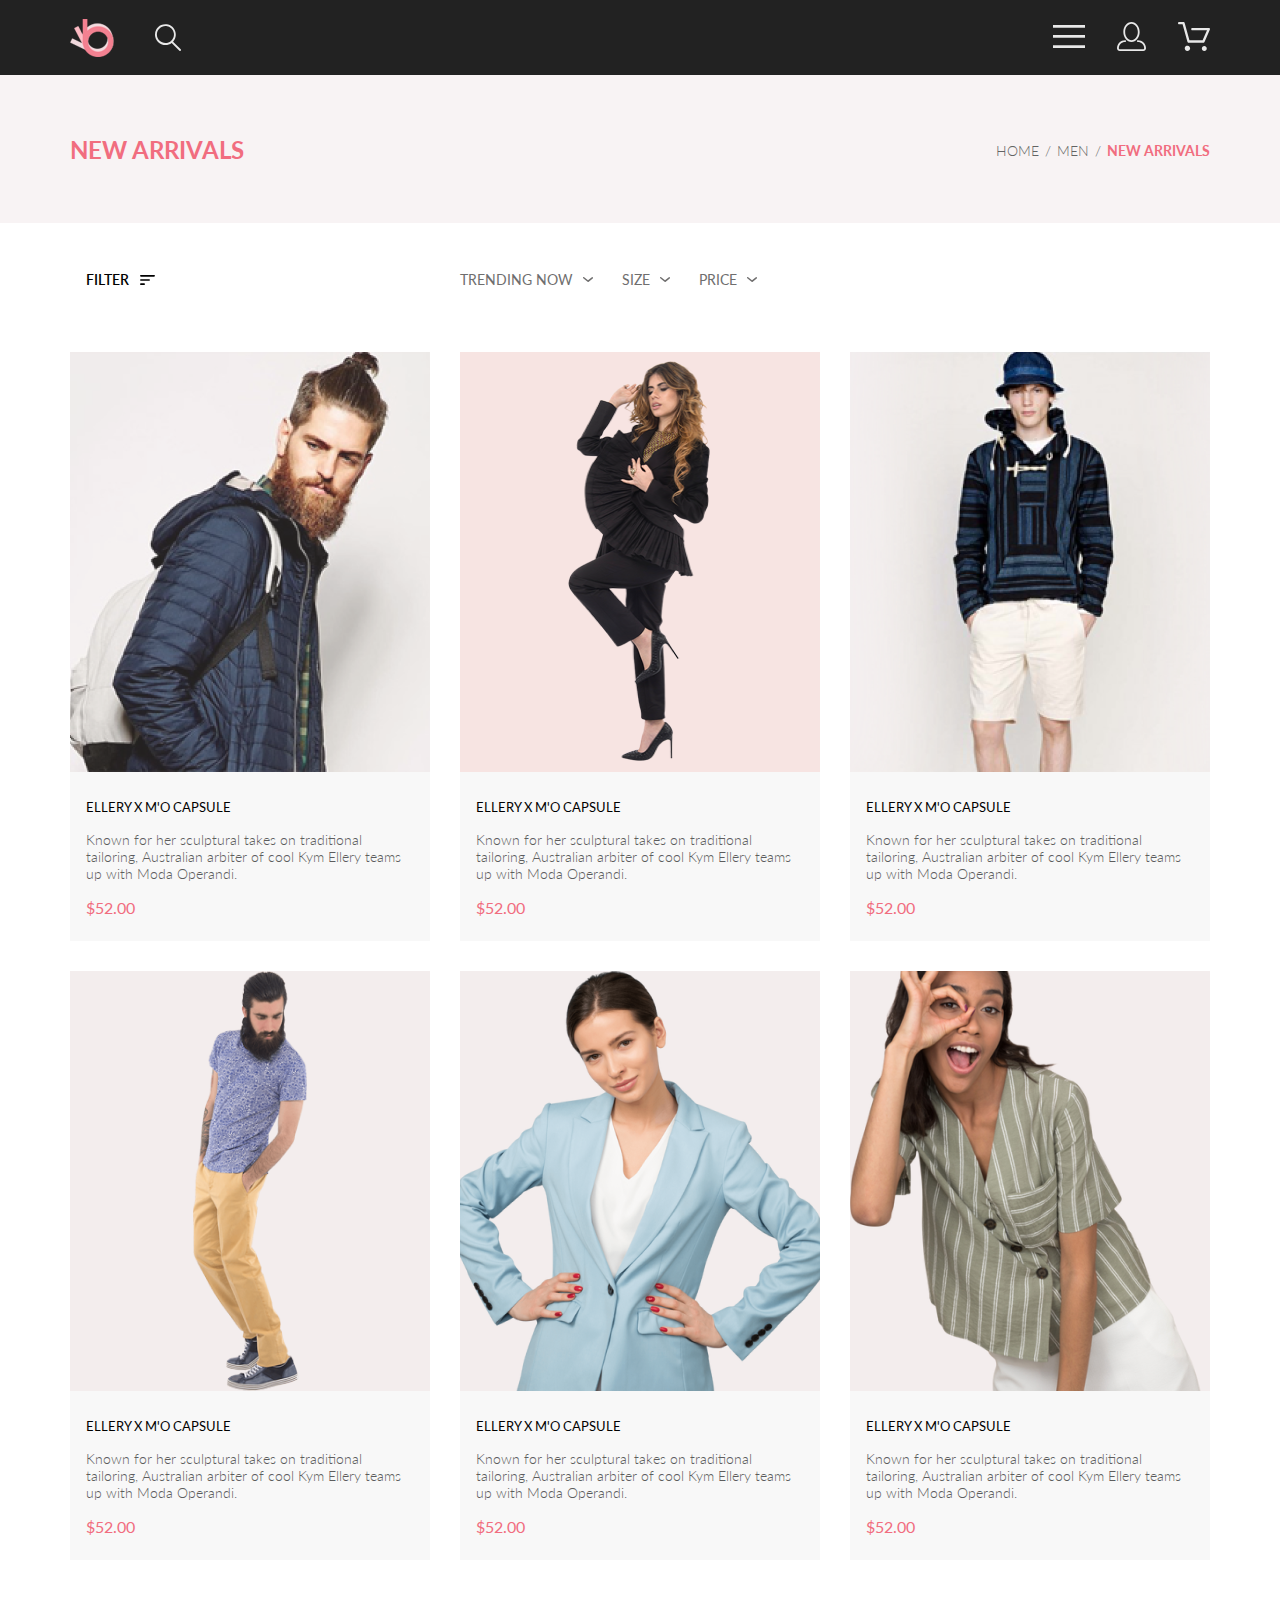
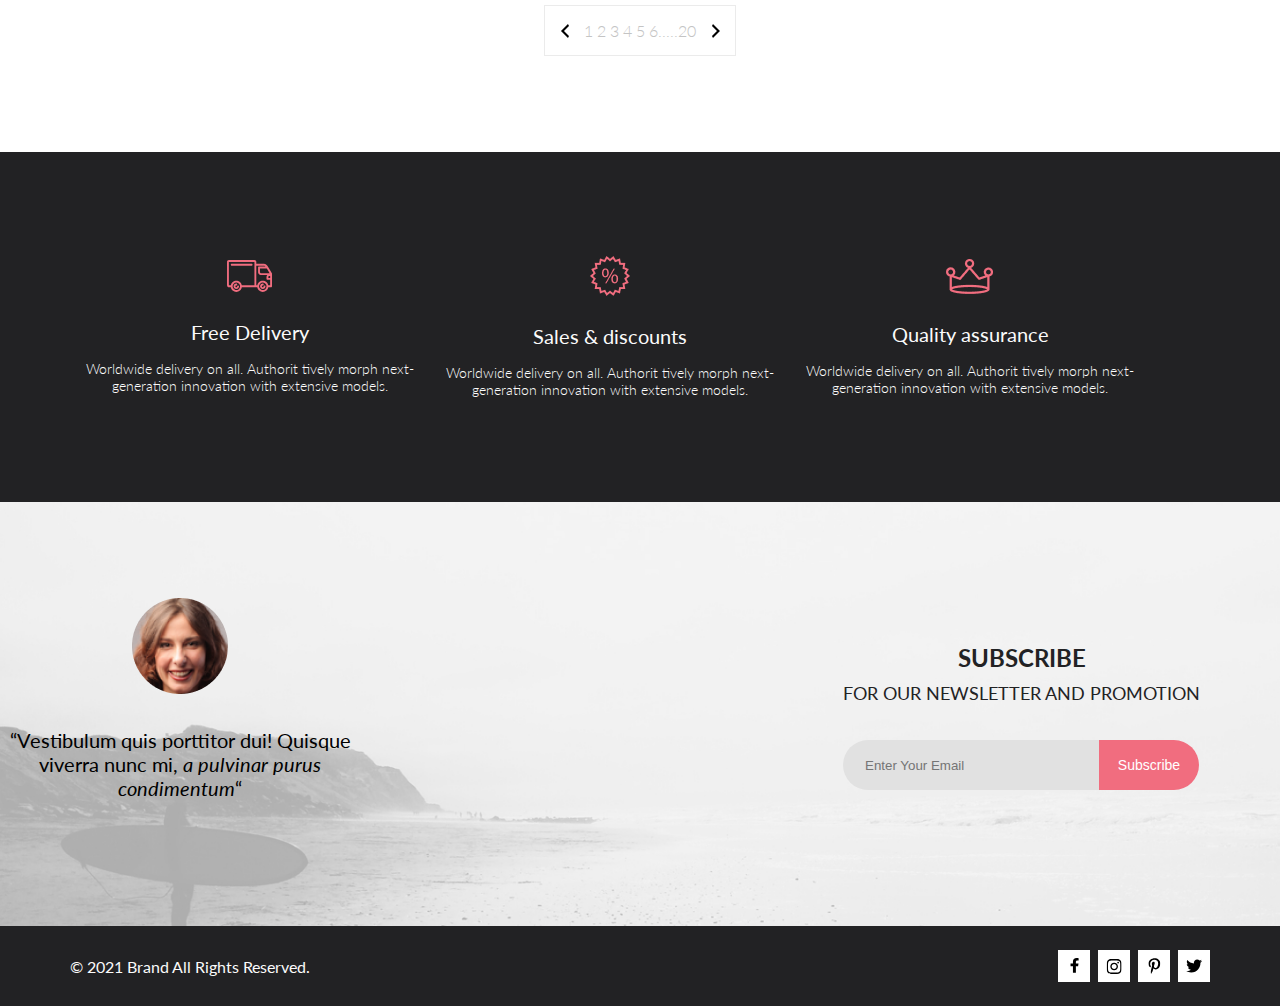
<file: catalog.html>
<!DOCTYPE html>
<html lang="en">
<head>
    <meta charset="UTF-8">
    <meta http-equiv="X-UA-Compatible" content="IE=edge">
    <meta name="viewport" content="width=device-width, initial-scale=1.0">
    <title>Catalog</title>
    <link rel="preconnect" href="https://fonts.googleapis.com">
    <link rel="preconnect" href="https://fonts.gstatic.com" crossorigin>
    <link href="https://fonts.googleapis.com/css2?family=Lato&display=swap" rel="stylesheet">
    <link rel="stylesheet" href="style.css">
</head>
<body>
    <div class="wrapper">
        <header class="header center">
            <div class="header__left">
                <img src="img/logo.svg" alt="logo">
                <svg width="27" height="28" viewBox="0 0 27 28" fill="none" xmlns="http://www.w3.org/2000/svg">
                    <path d="M19.0596 17.6259C20.6713 15.8658 21.6282 13.6048 21.7698 11.2225C21.9113 8.84018 21.2288 6.48173 19.8369 4.54318C18.445 2.60463 16.4285 1.20404 14.126 0.576619C11.8234 -0.0508009 9.3751 0.13316 7.19217 1.09761C5.00923 2.06205 3.22463 3.74825 2.13804 5.87302C1.05145 7.9978 0.729054 10.4318 1.225 12.7661C1.72094 15.1005 3.00501 17.1932 4.86158 18.6927C6.71814 20.1922 9.03413 21.0072 11.4206 21.0009C13.673 21.004 15.8645 20.27 17.6606 18.9109L25.4086 26.7179C25.4941 26.807 25.5965 26.8781 25.7099 26.927C25.8232 26.9759 25.9452 27.0017 26.0686 27.0029C26.1923 27.0033 26.3148 26.9782 26.4283 26.9292C26.5419 26.8801 26.6441 26.8082 26.7286 26.7179C26.9025 26.537 26.9997 26.2958 26.9997 26.0449C26.9997 25.794 26.9025 25.5528 26.7286 25.3719L19.0596 17.6259ZM2.88662 10.5009C2.89946 8.81563 3.41094 7.17187 4.35659 5.77685C5.30224 4.38183 6.63972 3.29801 8.20044 2.662C9.76115 2.02599 11.4752 1.86627 13.1266 2.20298C14.7779 2.53969 16.2926 3.35775 17.4797 4.55404C18.6668 5.75033 19.4732 7.27129 19.7972 8.92519C20.1212 10.5791 19.9483 12.2919 19.3002 13.8476C18.6522 15.4034 17.5581 16.7325 16.1559 17.6674C14.7536 18.6023 13.1059 19.1011 11.4206 19.1009C9.14916 19.0901 6.97482 18.1784 5.37484 16.566C3.77486 14.9537 2.87998 12.7724 2.88662 10.5009Z"
                          fill="#E8E8E8"/>
                </svg>
            </div>
            <div class="header__right">
                <div>
                    <label for="switcher">
                        <svg width="32" height="23" viewBox="0 0 32 23" fill="none" xmlns="http://www.w3.org/2000/svg">
                            <path d="M0 23V20.31H32V23H0ZM0 12.76V10.07H32V12.76H0ZM0 2.69V0H32V2.69H0Z" fill="#E8E8E8"/>
                        </svg>
                    </label>
                    <input id="switcher" type="checkbox" checked>
                    <div class="menu">
                        <label class="menu__close" for="switcher">
                            <svg xmlns="http://www.w3.org/2000/svg" width="13" height="13" viewBox="0 0 13 13" fill="none">
                                <path d="M7.4158 6.00409L11.7158 1.71409C11.9041 1.52579 12.0099 1.27039 12.0099 1.00409C12.0099 0.73779 11.9041 0.482395 11.7158 0.294092C11.5275 0.105788 11.2721 0 11.0058 0C10.7395 0 10.4841 0.105788 10.2958 0.294092L6.0058 4.59409L1.7158 0.294092C1.52749 0.105788 1.2721 -1.9841e-09 1.0058 0C0.739497 1.9841e-09 0.484102 0.105788 0.295798 0.294092C0.107495 0.482395 0.0017066 0.73779 0.0017066 1.00409C0.0017066 1.27039 0.107495 1.52579 0.295798 1.71409L4.5958 6.00409L0.295798 10.2941C0.20207 10.3871 0.127676 10.4977 0.0769072 10.6195C0.0261385 10.7414 0 10.8721 0 11.0041C0 11.1361 0.0261385 11.2668 0.0769072 11.3887C0.127676 11.5105 0.20207 11.6211 0.295798 11.7141C0.388761 11.8078 0.499362 11.8822 0.621222 11.933C0.743081 11.9838 0.873786 12.0099 1.0058 12.0099C1.13781 12.0099 1.26852 11.9838 1.39038 11.933C1.51223 11.8822 1.62284 11.8078 1.7158 11.7141L6.0058 7.41409L10.2958 11.7141C10.3888 11.8078 10.4994 11.8822 10.6212 11.933C10.7431 11.9838 10.8738 12.0099 11.0058 12.0099C11.1378 12.0099 11.2685 11.9838 11.3904 11.933C11.5122 11.8822 11.6228 11.8078 11.7158 11.7141C11.8095 11.6211 11.8839 11.5105 11.9347 11.3887C11.9855 11.2668 12.0116 11.1361 12.0116 11.0041C12.0116 10.8721 11.9855 10.7414 11.9347 10.6195C11.8839 10.4977 11.8095 10.3871 11.7158 10.2941L7.4158 6.00409Z" fill="#6F6E6E"/>
                            </svg>
                        </label>
                        <h3 class="menu__heading">MENU</h3>
                        <div class="menu__box">
                            <a class="menu__header-link" href="registration.html">
                                <svg width="29" height="29" viewBox="0 0 29 29" fill="none" xmlns="http://www.w3.org/2000/svg">
                                    <path d="M14.5 19.937C19 19.937 22.656 15.464 22.656 9.968C22.656 4.472 19 0 14.5 0C13.3631 0.0217413 12.2463 0.303398 11.2351 0.823397C10.2239 1.34339 9.34507 2.08794 8.66602 3C7.12663 4.99573 6.30819 7.45381 6.34399 9.974C6.34399 15.465 10 19.937 14.5 19.937ZM14.5 1.813C18 1.813 20.844 5.472 20.844 9.969C20.844 14.466 17.998 18.125 14.5 18.125C11.002 18.125 8.15603 14.465 8.15503 9.969C8.15403 5.473 11 1.813 14.5 1.813ZM20.844 18.125C20.6036 18.125 20.373 18.2205 20.203 18.3905C20.033 18.5605 19.9375 18.7911 19.9375 19.0315C19.9375 19.2719 20.033 19.5025 20.203 19.6725C20.373 19.8425 20.6036 19.938 20.844 19.938C22.526 19.9399 24.1386 20.6088 25.3279 21.7982C26.5172 22.9875 27.1861 24.6 27.188 26.282C27.1875 26.5221 27.0918 26.7523 26.922 26.9221C26.7522 27.0918 26.5221 27.1875 26.282 27.188H2.71997C2.47985 27.1875 2.24975 27.0918 2.07996 26.9221C1.91016 26.7523 1.81449 26.5221 1.81396 26.282C1.81608 24.6001 2.48517 22.9877 3.67444 21.7985C4.86371 20.6092 6.47608 19.9401 8.15796 19.938C8.39824 19.938 8.62868 19.8425 8.79858 19.6726C8.96849 19.5027 9.06396 19.2723 9.06396 19.032C9.06396 18.7917 8.96849 18.5613 8.79858 18.3914C8.62868 18.2215 8.39824 18.126 8.15796 18.126C5.99541 18.1279 3.92201 18.9875 2.39258 20.5164C0.863144 22.0453 0.00264777 24.1185 0 26.281C0.000794067 27.0019 0.287502 27.693 0.797241 28.2027C1.30698 28.7125 1.99811 28.9992 2.71899 29H26.282C27.0027 28.9989 27.6936 28.7121 28.2031 28.2024C28.7126 27.6927 28.9992 27.0017 29 26.281C28.9974 24.1187 28.1372 22.0457 26.6083 20.5168C25.0793 18.9878 23.0063 18.1276 20.844 18.125Z"
                                          fill="#E8E8E8"/>
                                </svg>
                            </a>
                            <a class="menu__header-link" href="cart.html">
                                <svg width="32" height="29" viewBox="0 0 32 29" fill="none" xmlns="http://www.w3.org/2000/svg">
                                    <path d="M26.2009 29C25.5532 28.9738 24.9415 28.6948 24.4972 28.2227C24.0529 27.7506 23.8114 27.1232 23.8245 26.475C23.8376 25.8269 24.1043 25.2097 24.5673 24.7559C25.0303 24.3022 25.6527 24.048 26.301 24.048C26.9493 24.048 27.5717 24.3022 28.0347 24.7559C28.4977 25.2097 28.7644 25.8269 28.7775 26.475C28.7906 27.1232 28.549 27.7506 28.1047 28.2227C27.6604 28.6948 27.0488 28.9738 26.401 29H26.2009ZM6.75293 26.32C6.75293 25.79 6.91011 25.2718 7.20459 24.8311C7.49907 24.3904 7.91764 24.0469 8.40735 23.844C8.89705 23.6412 9.43594 23.5881 9.95581 23.6915C10.4757 23.7949 10.9532 24.0502 11.328 24.425C11.7028 24.7998 11.9581 25.2773 12.0615 25.7972C12.1649 26.317 12.1118 26.8559 11.9089 27.3456C11.7061 27.8353 11.3626 28.2539 10.9219 28.5483C10.4812 28.8428 9.96304 29 9.43298 29C9.08087 29.0003 8.73212 28.9311 8.40674 28.7966C8.08136 28.662 7.78569 28.4646 7.53662 28.2158C7.28755 27.9669 7.09001 27.6713 6.9552 27.3461C6.82039 27.0208 6.75098 26.6721 6.75098 26.32H6.75293ZM10.553 20.686C10.2935 20.6868 10.0409 20.6024 9.83411 20.4457C9.62727 20.2891 9.47758 20.0689 9.40796 19.819L4.57495 2.36401H1.18201C0.868521 2.36401 0.567859 2.23947 0.346191 2.01781C0.124523 1.79614 0 1.49549 0 1.18201C0 0.868519 0.124523 0.567873 0.346191 0.346205C0.567859 0.124537 0.868521 5.81268e-06 1.18201 5.81268e-06H5.46301C5.7225 -0.00080736 5.97504 0.0837201 6.18176 0.240568C6.38848 0.397416 6.53784 0.617884 6.60693 0.868006L11.4399 18.323H24.6179L29.001 8.27501H14.401C14.2428 8.27961 14.0854 8.25242 13.9379 8.19507C13.7904 8.13771 13.6559 8.05134 13.5424 7.94108C13.4288 7.83082 13.3386 7.69891 13.277 7.55315C13.2154 7.40739 13.1836 7.25075 13.1836 7.0925C13.1836 6.93426 13.2154 6.77762 13.277 6.63186C13.3386 6.4861 13.4288 6.35419 13.5424 6.24393C13.6559 6.13367 13.7904 6.0473 13.9379 5.98994C14.0854 5.93259 14.2428 5.90541 14.401 5.91001H30.814C31.0097 5.90996 31.2022 5.95866 31.3744 6.05172C31.5465 6.14478 31.6928 6.27926 31.7999 6.44301C31.9078 6.60729 31.9734 6.79569 31.9908 6.99145C32.0083 7.18721 31.9771 7.38424 31.9 7.565L26.495 19.977C26.4026 20.1876 26.251 20.3668 26.0585 20.4927C25.866 20.6186 25.641 20.6858 25.411 20.686H10.553Z"
                                          fill="#E8E8E8"/>
                                </svg>
                            </a>
                        </div>

                        <ul class="menu__ul">
                            <li class="menu__li">
                                <a class="menu__link-heading" href="catalog.html">Man</a>
                                <div class="menu__content-links">
                                    <a href="catalog.html" class="menu__link">Accessories</a>
                                    <a href="catalog.html" class="menu__link">Bags</a>
                                    <a href="catalog.html" class="menu__link">Denim</a>
                                    <a href="catalog.html" class="menu__link">T-Shirts</a>
                                </div>
                            </li>
                            <li class="menu__li">
                                <a class="menu__link-heading" href="catalog.html">Woman</a>
                                <div class="menu__content-links">
                                    <a href="catalog.html" class="menu__link">Accessories</a>
                                    <a href="catalog.html" class="menu__link">Bags</a>
                                    <a href="catalog.html" class="menu__link">Denim</a>
                                    <a href="catalog.html" class="menu__link">T-Shirts</a>
                                    <a href="catalog.html" class="menu__link">Shirts</a>
                                </div>
                            </li>
                            <li class="menu__li">
                                <a class="menu__link-heading" href="catalog.html">Kids</a>
                                <div class="menu__content-links">
                                    <a href="catalog.html" class="menu__link">Accessories</a>
                                    <a href="catalog.html" class="menu__link">Bags</a>
                                    <a href="catalog.html" class="menu__link">Denim</a>
                                    <a href="catalog.html" class="menu__link">T-Shirts</a>
                                    <a href="catalog.html" class="menu__link">Shirts</a>
                                    <a href="catalog.html" class="menu__link">Polos</a>
                                </div>
                            </li>
                        </ul>
                    </div>
                </div>
                <a class="header__link" href="registration.html">
                    <svg width="29" height="29" viewBox="0 0 29 29" fill="none" xmlns="http://www.w3.org/2000/svg">
                        <path d="M14.5 19.937C19 19.937 22.656 15.464 22.656 9.968C22.656 4.472 19 0 14.5 0C13.3631 0.0217413 12.2463 0.303398 11.2351 0.823397C10.2239 1.34339 9.34507 2.08794 8.66602 3C7.12663 4.99573 6.30819 7.45381 6.34399 9.974C6.34399 15.465 10 19.937 14.5 19.937ZM14.5 1.813C18 1.813 20.844 5.472 20.844 9.969C20.844 14.466 17.998 18.125 14.5 18.125C11.002 18.125 8.15603 14.465 8.15503 9.969C8.15403 5.473 11 1.813 14.5 1.813ZM20.844 18.125C20.6036 18.125 20.373 18.2205 20.203 18.3905C20.033 18.5605 19.9375 18.7911 19.9375 19.0315C19.9375 19.2719 20.033 19.5025 20.203 19.6725C20.373 19.8425 20.6036 19.938 20.844 19.938C22.526 19.9399 24.1386 20.6088 25.3279 21.7982C26.5172 22.9875 27.1861 24.6 27.188 26.282C27.1875 26.5221 27.0918 26.7523 26.922 26.9221C26.7522 27.0918 26.5221 27.1875 26.282 27.188H2.71997C2.47985 27.1875 2.24975 27.0918 2.07996 26.9221C1.91016 26.7523 1.81449 26.5221 1.81396 26.282C1.81608 24.6001 2.48517 22.9877 3.67444 21.7985C4.86371 20.6092 6.47608 19.9401 8.15796 19.938C8.39824 19.938 8.62868 19.8425 8.79858 19.6726C8.96849 19.5027 9.06396 19.2723 9.06396 19.032C9.06396 18.7917 8.96849 18.5613 8.79858 18.3914C8.62868 18.2215 8.39824 18.126 8.15796 18.126C5.99541 18.1279 3.92201 18.9875 2.39258 20.5164C0.863144 22.0453 0.00264777 24.1185 0 26.281C0.000794067 27.0019 0.287502 27.693 0.797241 28.2027C1.30698 28.7125 1.99811 28.9992 2.71899 29H26.282C27.0027 28.9989 27.6936 28.7121 28.2031 28.2024C28.7126 27.6927 28.9992 27.0017 29 26.281C28.9974 24.1187 28.1372 22.0457 26.6083 20.5168C25.0793 18.9878 23.0063 18.1276 20.844 18.125Z"
                              fill="#E8E8E8"/>
                    </svg>
                </a>
                <a class="header__link" href="cart.html">
                    <svg width="32" height="29" viewBox="0 0 32 29" fill="none" xmlns="http://www.w3.org/2000/svg">
                        <path d="M26.2009 29C25.5532 28.9738 24.9415 28.6948 24.4972 28.2227C24.0529 27.7506 23.8114 27.1232 23.8245 26.475C23.8376 25.8269 24.1043 25.2097 24.5673 24.7559C25.0303 24.3022 25.6527 24.048 26.301 24.048C26.9493 24.048 27.5717 24.3022 28.0347 24.7559C28.4977 25.2097 28.7644 25.8269 28.7775 26.475C28.7906 27.1232 28.549 27.7506 28.1047 28.2227C27.6604 28.6948 27.0488 28.9738 26.401 29H26.2009ZM6.75293 26.32C6.75293 25.79 6.91011 25.2718 7.20459 24.8311C7.49907 24.3904 7.91764 24.0469 8.40735 23.844C8.89705 23.6412 9.43594 23.5881 9.95581 23.6915C10.4757 23.7949 10.9532 24.0502 11.328 24.425C11.7028 24.7998 11.9581 25.2773 12.0615 25.7972C12.1649 26.317 12.1118 26.8559 11.9089 27.3456C11.7061 27.8353 11.3626 28.2539 10.9219 28.5483C10.4812 28.8428 9.96304 29 9.43298 29C9.08087 29.0003 8.73212 28.9311 8.40674 28.7966C8.08136 28.662 7.78569 28.4646 7.53662 28.2158C7.28755 27.9669 7.09001 27.6713 6.9552 27.3461C6.82039 27.0208 6.75098 26.6721 6.75098 26.32H6.75293ZM10.553 20.686C10.2935 20.6868 10.0409 20.6024 9.83411 20.4457C9.62727 20.2891 9.47758 20.0689 9.40796 19.819L4.57495 2.36401H1.18201C0.868521 2.36401 0.567859 2.23947 0.346191 2.01781C0.124523 1.79614 0 1.49549 0 1.18201C0 0.868519 0.124523 0.567873 0.346191 0.346205C0.567859 0.124537 0.868521 5.81268e-06 1.18201 5.81268e-06H5.46301C5.7225 -0.00080736 5.97504 0.0837201 6.18176 0.240568C6.38848 0.397416 6.53784 0.617884 6.60693 0.868006L11.4399 18.323H24.6179L29.001 8.27501H14.401C14.2428 8.27961 14.0854 8.25242 13.9379 8.19507C13.7904 8.13771 13.6559 8.05134 13.5424 7.94108C13.4288 7.83082 13.3386 7.69891 13.277 7.55315C13.2154 7.40739 13.1836 7.25075 13.1836 7.0925C13.1836 6.93426 13.2154 6.77762 13.277 6.63186C13.3386 6.4861 13.4288 6.35419 13.5424 6.24393C13.6559 6.13367 13.7904 6.0473 13.9379 5.98994C14.0854 5.93259 14.2428 5.90541 14.401 5.91001H30.814C31.0097 5.90996 31.2022 5.95866 31.3744 6.05172C31.5465 6.14478 31.6928 6.27926 31.7999 6.44301C31.9078 6.60729 31.9734 6.79569 31.9908 6.99145C32.0083 7.18721 31.9771 7.38424 31.9 7.565L26.495 19.977C26.4026 20.1876 26.251 20.3668 26.0585 20.4927C25.866 20.6186 25.641 20.6858 25.411 20.686H10.553Z"
                              fill="#E8E8E8"/>
                    </svg>
                </a>
            </div>
        </header>
        <section class="head center">
            <h2 class="head__heading">NEW ARRIVALS</h2>
            <nav class="breadcrumbs">
                <ul class="breadcrumbs__ul">
                    <li class="breadcrumbs__li"><a class="breadcrumbs__link" href="index.html">HOME</a></li>
                    <li class="breadcrumbs__li"><a class="breadcrumbs__link" href="#">MEN</a></li>
                    <li class="breadcrumbs__li"><a class="breadcrumbs__link" href="#">NEW ARRIVALS</a></li>
                </ul>
            </nav>
        </section>
        <div class="filter-sort center">
            <div class="filter">
                <details class="filter__details">
                    <summary class="filter__summary"><span class="filter__summary-text">FILTER</span>
                        <svg class="filter__summary-icon" xmlns="http://www.w3.org/2000/svg" width="15" height="10" viewBox="0 0 15 10" fill="none">
                            <path d="M0.833333 10H4.16667C4.625 10 5 9.625 5 9.16667C5 8.70833 4.625 8.33333 4.16667 8.33333H0.833333C0.375 8.33333 0 8.70833 0 9.16667C0 9.625 0.375 10 0.833333 10ZM0 0.833333C0 1.29167 0.375 1.66667 0.833333 1.66667H14.1667C14.625 1.66667 15 1.29167 15 0.833333C15 0.375 14.625 0 14.1667 0H0.833333C0.375 0 0 0.375 0 0.833333ZM0.833333 5.83333H9.16667C9.625 5.83333 10 5.45833 10 5C10 4.54167 9.625 4.16667 9.16667 4.16667H0.833333C0.375 4.16667 0 4.54167 0 5C0 5.45833 0.375 5.83333 0.833333 5.83333Z"
                                  fill="black"/>
                        </svg>
                    </summary>
                    <details open class="filter__details-in">
                        <summary class="filter__category">
                            <div class="filter__category_border-bottom">CATEGORY</div>
                        </summary>
                        <div class="filter__box-link">
                            <a class="filter__link" href="#">Accessories</a>
                            <a class="filter__link" href="#">Bags</a>
                            <a class="filter__link" href="#">Denim</a>
                            <a class="filter__link" href="#">Hoodies & Sweatshirts</a>
                            <a class="filter__link" href="#">Jackets & Coats</a>
                            <a class="filter__link" href="#">Polos</a>
                            <a class="filter__link" href="#">Shirts</a>
                            <a class="filter__link" href="#">Shoes</a>
                            <a class="filter__link" href="#">Sweaters & Knits</a>
                            <a class="filter__link" href="#">T-Shirts</a>
                            <a class="filter__link" href="#">Tanks</a>
                        </div>
                    </details>
                    <details class="filter__details-in">
                        <summary class="filter__category">
                            <div class="filter__category_border-bottom">BRAND</div>
                        </summary>
                        <div class="filter__box-link">
                            <a class="filter__link" href="#">Accessories</a>
                            <a class="filter__link" href="#">Bags</a>
                            <a class="filter__link" href="#">Denim</a>
                            <a class="filter__link" href="#">Hoodies & Sweatshirts</a>
                            <a class="filter__link" href="#">Jackets & Coats</a>
                            <a class="filter__link" href="#">Polos</a>
                            <a class="filter__link" href="#">Shirts</a>
                            <a class="filter__link" href="#">Shoes</a>
                            <a class="filter__link" href="#">Sweaters & Knits</a>
                            <a class="filter__link" href="#">T-Shirts</a>
                            <a class="filter__link" href="#">Tanks</a>
                        </div>
                    </details>
                    <details class="filter__details-in">
                        <summary class="filter__category">
                            <div class="filter__category_border-bottom">DESIGNER</div>
                        </summary>
                        <div class="filter__box-link">
                            <a class="filter__link" href="#">Accessories</a>
                            <a class="filter__link" href="#">Bags</a>
                            <a class="filter__link" href="#">Denim</a>
                            <a class="filter__link" href="#">Hoodies & Sweatshirts</a>
                            <a class="filter__link" href="#">Jackets & Coats</a>
                            <a class="filter__link" href="#">Polos</a>
                            <a class="filter__link" href="#">Shirts</a>
                            <a class="filter__link" href="#">Shoes</a>
                            <a class="filter__link" href="#">Sweaters & Knits</a>
                            <a class="filter__link" href="#">T-Shirts</a>
                            <a class="filter__link" href="#">Tanks</a>
                        </div>
                    </details>
                </details>
            </div>
            <div class="sort">
                <details class="sort__details">
                    <summary class="sort__summary">TRENDING&nbsp;NOW
                        <svg xmlns="http://www.w3.org/2000/svg" width="11" height="6" viewBox="0 0 11 6" fill="none">
                            <path d="M5.00214 5.00214C4.83521 5.00247 4.67343 4.94433 4.54488 4.83782L0.258102 1.2655C0.112196 1.14422 0.0204417 0.969958 0.00302325 0.781035C-0.0143952 0.592112 0.0439493 0.404007 0.165221 0.258101C0.286493 0.112196 0.460759 0.0204417 0.649682 0.00302327C0.838605 -0.0143952 1.02671 0.043949 1.17262 0.165221L5.00214 3.36602L8.83167 0.279536C8.90475 0.220188 8.98884 0.175869 9.0791 0.149125C9.16937 0.122382 9.26403 0.113741 9.35764 0.1237C9.45126 0.133659 9.54198 0.162021 9.6246 0.207156C9.70722 0.252292 9.7801 0.313311 9.83906 0.386705C9.90449 0.460167 9.95405 0.546351 9.98462 0.639855C10.0152 0.733359 10.0261 0.83217 10.0167 0.930097C10.0073 1.02802 9.97784 1.12296 9.93005 1.20895C9.88227 1.29494 9.81723 1.37013 9.73904 1.42982L5.45225 4.88068C5.32002 4.97036 5.16154 5.01312 5.00214 5.00214Z"
                                  fill="#6F6E6E"/>
                        </svg>
                    </summary>
                    <div class="sort__box">
                        <label class="sort__item">
                            <input type="checkbox">XS
                        </label>
                        <label class="sort__item">
                            <input type="checkbox">S
                        </label>
                        <label class="sort__item">
                            <input type="checkbox">M
                        </label>
                        <label class="sort__item">
                            <input type="checkbox">L
                        </label>
                    </div>
                </details>
                <details class="sort__details">
                    <summary class="sort__summary">SIZE
                        <svg xmlns="http://www.w3.org/2000/svg" width="11" height="6" viewBox="0 0 11 6" fill="none">
                            <path d="M5.00214 5.00214C4.83521 5.00247 4.67343 4.94433 4.54488 4.83782L0.258102 1.2655C0.112196 1.14422 0.0204417 0.969958 0.00302325 0.781035C-0.0143952 0.592112 0.0439493 0.404007 0.165221 0.258101C0.286493 0.112196 0.460759 0.0204417 0.649682 0.00302327C0.838605 -0.0143952 1.02671 0.043949 1.17262 0.165221L5.00214 3.36602L8.83167 0.279536C8.90475 0.220188 8.98884 0.175869 9.0791 0.149125C9.16937 0.122382 9.26403 0.113741 9.35764 0.1237C9.45126 0.133659 9.54198 0.162021 9.6246 0.207156C9.70722 0.252292 9.7801 0.313311 9.83906 0.386705C9.90449 0.460167 9.95405 0.546351 9.98462 0.639855C10.0152 0.733359 10.0261 0.83217 10.0167 0.930097C10.0073 1.02802 9.97784 1.12296 9.93005 1.20895C9.88227 1.29494 9.81723 1.37013 9.73904 1.42982L5.45225 4.88068C5.32002 4.97036 5.16154 5.01312 5.00214 5.00214Z"
                                  fill="#6F6E6E"/>
                        </svg>
                    </summary>
                    <div class="sort__box">
                        <label class="sort__item">
                            <input type="checkbox">XS
                        </label>
                        <label class="sort__item">
                            <input type="checkbox">S
                        </label>
                        <label class="sort__item">
                            <input type="checkbox">M
                        </label>
                        <label class="sort__item">
                            <input type="checkbox">L
                        </label>
                    </div>
                </details>
                <details class="sort__details">
                    <summary class="sort__summary">PRICE
                        <svg xmlns="http://www.w3.org/2000/svg" width="11" height="6" viewBox="0 0 11 6" fill="none">
                            <path d="M5.00214 5.00214C4.83521 5.00247 4.67343 4.94433 4.54488 4.83782L0.258102 1.2655C0.112196 1.14422 0.0204417 0.969958 0.00302325 0.781035C-0.0143952 0.592112 0.0439493 0.404007 0.165221 0.258101C0.286493 0.112196 0.460759 0.0204417 0.649682 0.00302327C0.838605 -0.0143952 1.02671 0.043949 1.17262 0.165221L5.00214 3.36602L8.83167 0.279536C8.90475 0.220188 8.98884 0.175869 9.0791 0.149125C9.16937 0.122382 9.26403 0.113741 9.35764 0.1237C9.45126 0.133659 9.54198 0.162021 9.6246 0.207156C9.70722 0.252292 9.7801 0.313311 9.83906 0.386705C9.90449 0.460167 9.95405 0.546351 9.98462 0.639855C10.0152 0.733359 10.0261 0.83217 10.0167 0.930097C10.0073 1.02802 9.97784 1.12296 9.93005 1.20895C9.88227 1.29494 9.81723 1.37013 9.73904 1.42982L5.45225 4.88068C5.32002 4.97036 5.16154 5.01312 5.00214 5.00214Z"
                                  fill="#6F6E6E"/>
                        </svg>
                    </summary>
                    <div class="sort__box">
                        <label class="sort__item">
                            <input type="checkbox">XS
                        </label>
                        <label class="sort__item">
                            <input type="checkbox">S
                        </label>
                        <label class="sort__item">
                            <input type="checkbox">M
                        </label>
                        <label class="sort__item">
                            <input type="checkbox">L
                        </label>
                    </div>
                </details>
            </div>
        </div>
        <div class="product-box product-box-catalog center">
            <div class="product-content product-content-catalog">
                <div class="product">
                    <a href="#"><img class="product__img" src="img/featured1.png" alt="product name"></a>
                    <div class="product__info">
                        <a href="#" class="product__heading">ELLERY X M'O CAPSULE</a>
                        <p class="product__text">Known for her sculptural takes on traditional tailoring, Australian arbiter of
                            cool Kym Ellery teams up with Moda Operandi.</p>
                        <p class="product__price">$52.00</p>
                    </div>
                    <a href="#" class="product__add">
                        <svg xmlns="http://www.w3.org/2000/svg" width="27" height="25" viewBox="0 0 27 25" fill="none">
                            <path d="M21.876 22.2662C21.921 22.2549 21.9423 22.2339 21.96 22.2129C21.9678 22.2037 21.9756 22.1946 21.9835 22.1855C22.02 22.1438 22.0233 22.0553 22.0224 22.0105C22.0092 21.9044 21.9185 21.8315 21.8412 21.8315C21.8375 21.8315 21.8336 21.8317 21.8312 21.8318C21.7531 21.8372 21.6653 21.9409 21.6719 22.0625C21.6813 22.1793 21.7675 22.2662 21.8392 22.2662H21.876ZM8.21954 22.2599C8.31873 22.2599 8.39935 22.1655 8.39935 22.0496C8.39935 21.9341 8.31873 21.8401 8.21954 21.8401C8.12042 21.8401 8.03973 21.9341 8.03973 22.0496C8.03973 22.1655 8.12042 22.2599 8.21954 22.2599ZM21.9995 24.2662C21.9517 24.2662 21.8878 24.2662 21.8392 24.2662C20.7017 24.2662 19.7567 23.3545 19.6765 22.198C19.5964 20.9929 20.4937 19.9183 21.6953 19.8364C21.7441 19.8331 21.7928 19.8315 21.8412 19.8315C22.9799 19.8315 23.9413 20.7324 24.019 21.8884C24.0505 22.4915 23.8741 23.0612 23.4898 23.5012C23.1055 23.9575 22.5764 24.2177 21.9995 24.2662ZM8.21954 24.2599C7.01532 24.2599 6.03973 23.2709 6.03973 22.0496C6.03973 20.8291 7.01532 19.8401 8.21954 19.8401C9.42371 19.8401 10.3994 20.8291 10.3994 22.0496C10.3994 23.2709 9.42371 24.2599 8.21954 24.2599ZM21.1984 17.3938H9.13306C8.70013 17.3938 8.31586 17.1005 8.20331 16.6775L4.27753 2.24768H1.52173C0.993408 2.24768 0.560547 1.80859 0.560547 1.27039C0.560547 0.733032 0.993408 0.292969 1.52173 0.292969H4.99933C5.43134 0.292969 5.81561 0.586304 5.9281 1.01025L9.85394 15.4391H20.5576L24.1144 7.13379H12.2578C11.7286 7.13379 11.2957 6.69373 11.2957 6.15649C11.2957 5.61914 11.7286 5.17908 12.2578 5.17908H25.5886C25.9091 5.17908 26.2141 5.34192 26.3896 5.61914C26.566 5.89539 26.5984 6.23743 26.4697 6.547L22.0795 16.807C21.9193 17.1653 21.5827 17.3938 21.1984 17.3938Z"
                                  fill="white"/>
                        </svg>
                        Add to Cart</a>
                </div>
                <div class="product">
                    <a href="#"><img class="product__img" src="img/featured2.png" alt="product name"></a>
                    <div class="product__info">
                        <a href="#" class="product__heading">ELLERY X M'O CAPSULE</a>
                        <p class="product__text">Known for her sculptural takes on traditional tailoring, Australian arbiter of
                            cool Kym Ellery teams up with Moda Operandi.</p>
                        <p class="product__price">$52.00</p>
                    </div>
                    <a href="#" class="product__add">
                        <svg xmlns="http://www.w3.org/2000/svg" width="27" height="25" viewBox="0 0 27 25" fill="none">
                            <path d="M21.876 22.2662C21.921 22.2549 21.9423 22.2339 21.96 22.2129C21.9678 22.2037 21.9756 22.1946 21.9835 22.1855C22.02 22.1438 22.0233 22.0553 22.0224 22.0105C22.0092 21.9044 21.9185 21.8315 21.8412 21.8315C21.8375 21.8315 21.8336 21.8317 21.8312 21.8318C21.7531 21.8372 21.6653 21.9409 21.6719 22.0625C21.6813 22.1793 21.7675 22.2662 21.8392 22.2662H21.876ZM8.21954 22.2599C8.31873 22.2599 8.39935 22.1655 8.39935 22.0496C8.39935 21.9341 8.31873 21.8401 8.21954 21.8401C8.12042 21.8401 8.03973 21.9341 8.03973 22.0496C8.03973 22.1655 8.12042 22.2599 8.21954 22.2599ZM21.9995 24.2662C21.9517 24.2662 21.8878 24.2662 21.8392 24.2662C20.7017 24.2662 19.7567 23.3545 19.6765 22.198C19.5964 20.9929 20.4937 19.9183 21.6953 19.8364C21.7441 19.8331 21.7928 19.8315 21.8412 19.8315C22.9799 19.8315 23.9413 20.7324 24.019 21.8884C24.0505 22.4915 23.8741 23.0612 23.4898 23.5012C23.1055 23.9575 22.5764 24.2177 21.9995 24.2662ZM8.21954 24.2599C7.01532 24.2599 6.03973 23.2709 6.03973 22.0496C6.03973 20.8291 7.01532 19.8401 8.21954 19.8401C9.42371 19.8401 10.3994 20.8291 10.3994 22.0496C10.3994 23.2709 9.42371 24.2599 8.21954 24.2599ZM21.1984 17.3938H9.13306C8.70013 17.3938 8.31586 17.1005 8.20331 16.6775L4.27753 2.24768H1.52173C0.993408 2.24768 0.560547 1.80859 0.560547 1.27039C0.560547 0.733032 0.993408 0.292969 1.52173 0.292969H4.99933C5.43134 0.292969 5.81561 0.586304 5.9281 1.01025L9.85394 15.4391H20.5576L24.1144 7.13379H12.2578C11.7286 7.13379 11.2957 6.69373 11.2957 6.15649C11.2957 5.61914 11.7286 5.17908 12.2578 5.17908H25.5886C25.9091 5.17908 26.2141 5.34192 26.3896 5.61914C26.566 5.89539 26.5984 6.23743 26.4697 6.547L22.0795 16.807C21.9193 17.1653 21.5827 17.3938 21.1984 17.3938Z"
                                  fill="white"/>
                        </svg>
                        Add to Cart</a>
                </div>
                <div class="product">
                    <a href="#"><img class="product__img" src="img/featured3.png" alt="product name"></a>
                    <div class="product__info">
                        <a href="#" class="product__heading">ELLERY X M'O CAPSULE</a>
                        <p class="product__text">Known for her sculptural takes on traditional tailoring, Australian arbiter of
                            cool Kym Ellery teams up with Moda Operandi.</p>
                        <p class="product__price">$52.00</p>
                    </div>
                    <a href="#" class="product__add">
                        <svg xmlns="http://www.w3.org/2000/svg" width="27" height="25" viewBox="0 0 27 25" fill="none">
                            <path d="M21.876 22.2662C21.921 22.2549 21.9423 22.2339 21.96 22.2129C21.9678 22.2037 21.9756 22.1946 21.9835 22.1855C22.02 22.1438 22.0233 22.0553 22.0224 22.0105C22.0092 21.9044 21.9185 21.8315 21.8412 21.8315C21.8375 21.8315 21.8336 21.8317 21.8312 21.8318C21.7531 21.8372 21.6653 21.9409 21.6719 22.0625C21.6813 22.1793 21.7675 22.2662 21.8392 22.2662H21.876ZM8.21954 22.2599C8.31873 22.2599 8.39935 22.1655 8.39935 22.0496C8.39935 21.9341 8.31873 21.8401 8.21954 21.8401C8.12042 21.8401 8.03973 21.9341 8.03973 22.0496C8.03973 22.1655 8.12042 22.2599 8.21954 22.2599ZM21.9995 24.2662C21.9517 24.2662 21.8878 24.2662 21.8392 24.2662C20.7017 24.2662 19.7567 23.3545 19.6765 22.198C19.5964 20.9929 20.4937 19.9183 21.6953 19.8364C21.7441 19.8331 21.7928 19.8315 21.8412 19.8315C22.9799 19.8315 23.9413 20.7324 24.019 21.8884C24.0505 22.4915 23.8741 23.0612 23.4898 23.5012C23.1055 23.9575 22.5764 24.2177 21.9995 24.2662ZM8.21954 24.2599C7.01532 24.2599 6.03973 23.2709 6.03973 22.0496C6.03973 20.8291 7.01532 19.8401 8.21954 19.8401C9.42371 19.8401 10.3994 20.8291 10.3994 22.0496C10.3994 23.2709 9.42371 24.2599 8.21954 24.2599ZM21.1984 17.3938H9.13306C8.70013 17.3938 8.31586 17.1005 8.20331 16.6775L4.27753 2.24768H1.52173C0.993408 2.24768 0.560547 1.80859 0.560547 1.27039C0.560547 0.733032 0.993408 0.292969 1.52173 0.292969H4.99933C5.43134 0.292969 5.81561 0.586304 5.9281 1.01025L9.85394 15.4391H20.5576L24.1144 7.13379H12.2578C11.7286 7.13379 11.2957 6.69373 11.2957 6.15649C11.2957 5.61914 11.7286 5.17908 12.2578 5.17908H25.5886C25.9091 5.17908 26.2141 5.34192 26.3896 5.61914C26.566 5.89539 26.5984 6.23743 26.4697 6.547L22.0795 16.807C21.9193 17.1653 21.5827 17.3938 21.1984 17.3938Z"
                                  fill="white"/>
                        </svg>
                        Add to Cart</a>
                </div>
                <div class="product">
                    <a href="#"><img class="product__img" src="img/featured4.png" alt="product name"></a>
                    <div class="product__info">
                        <a href="#" class="product__heading">ELLERY X M'O CAPSULE</a>
                        <p class="product__text">Known for her sculptural takes on traditional tailoring, Australian arbiter of
                            cool Kym Ellery teams up with Moda Operandi.</p>
                        <p class="product__price">$52.00</p>
                    </div>
                    <a href="#" class="product__add">
                        <svg xmlns="http://www.w3.org/2000/svg" width="27" height="25" viewBox="0 0 27 25" fill="none">
                            <path d="M21.876 22.2662C21.921 22.2549 21.9423 22.2339 21.96 22.2129C21.9678 22.2037 21.9756 22.1946 21.9835 22.1855C22.02 22.1438 22.0233 22.0553 22.0224 22.0105C22.0092 21.9044 21.9185 21.8315 21.8412 21.8315C21.8375 21.8315 21.8336 21.8317 21.8312 21.8318C21.7531 21.8372 21.6653 21.9409 21.6719 22.0625C21.6813 22.1793 21.7675 22.2662 21.8392 22.2662H21.876ZM8.21954 22.2599C8.31873 22.2599 8.39935 22.1655 8.39935 22.0496C8.39935 21.9341 8.31873 21.8401 8.21954 21.8401C8.12042 21.8401 8.03973 21.9341 8.03973 22.0496C8.03973 22.1655 8.12042 22.2599 8.21954 22.2599ZM21.9995 24.2662C21.9517 24.2662 21.8878 24.2662 21.8392 24.2662C20.7017 24.2662 19.7567 23.3545 19.6765 22.198C19.5964 20.9929 20.4937 19.9183 21.6953 19.8364C21.7441 19.8331 21.7928 19.8315 21.8412 19.8315C22.9799 19.8315 23.9413 20.7324 24.019 21.8884C24.0505 22.4915 23.8741 23.0612 23.4898 23.5012C23.1055 23.9575 22.5764 24.2177 21.9995 24.2662ZM8.21954 24.2599C7.01532 24.2599 6.03973 23.2709 6.03973 22.0496C6.03973 20.8291 7.01532 19.8401 8.21954 19.8401C9.42371 19.8401 10.3994 20.8291 10.3994 22.0496C10.3994 23.2709 9.42371 24.2599 8.21954 24.2599ZM21.1984 17.3938H9.13306C8.70013 17.3938 8.31586 17.1005 8.20331 16.6775L4.27753 2.24768H1.52173C0.993408 2.24768 0.560547 1.80859 0.560547 1.27039C0.560547 0.733032 0.993408 0.292969 1.52173 0.292969H4.99933C5.43134 0.292969 5.81561 0.586304 5.9281 1.01025L9.85394 15.4391H20.5576L24.1144 7.13379H12.2578C11.7286 7.13379 11.2957 6.69373 11.2957 6.15649C11.2957 5.61914 11.7286 5.17908 12.2578 5.17908H25.5886C25.9091 5.17908 26.2141 5.34192 26.3896 5.61914C26.566 5.89539 26.5984 6.23743 26.4697 6.547L22.0795 16.807C21.9193 17.1653 21.5827 17.3938 21.1984 17.3938Z"
                                  fill="white"/>
                        </svg>
                        Add to Cart</a>
                </div>
                <div class="product">
                    <a href="#"><img class="product__img" src="img/featured5.png" alt="product name"></a>
                    <div class="product__info">
                        <a href="#" class="product__heading">ELLERY X M'O CAPSULE</a>
                        <p class="product__text">Known for her sculptural takes on traditional tailoring, Australian arbiter of
                            cool Kym Ellery teams up with Moda Operandi.</p>
                        <p class="product__price">$52.00</p>
                    </div>
                    <a href="#" class="product__add">
                        <svg xmlns="http://www.w3.org/2000/svg" width="27" height="25" viewBox="0 0 27 25" fill="none">
                            <path d="M21.876 22.2662C21.921 22.2549 21.9423 22.2339 21.96 22.2129C21.9678 22.2037 21.9756 22.1946 21.9835 22.1855C22.02 22.1438 22.0233 22.0553 22.0224 22.0105C22.0092 21.9044 21.9185 21.8315 21.8412 21.8315C21.8375 21.8315 21.8336 21.8317 21.8312 21.8318C21.7531 21.8372 21.6653 21.9409 21.6719 22.0625C21.6813 22.1793 21.7675 22.2662 21.8392 22.2662H21.876ZM8.21954 22.2599C8.31873 22.2599 8.39935 22.1655 8.39935 22.0496C8.39935 21.9341 8.31873 21.8401 8.21954 21.8401C8.12042 21.8401 8.03973 21.9341 8.03973 22.0496C8.03973 22.1655 8.12042 22.2599 8.21954 22.2599ZM21.9995 24.2662C21.9517 24.2662 21.8878 24.2662 21.8392 24.2662C20.7017 24.2662 19.7567 23.3545 19.6765 22.198C19.5964 20.9929 20.4937 19.9183 21.6953 19.8364C21.7441 19.8331 21.7928 19.8315 21.8412 19.8315C22.9799 19.8315 23.9413 20.7324 24.019 21.8884C24.0505 22.4915 23.8741 23.0612 23.4898 23.5012C23.1055 23.9575 22.5764 24.2177 21.9995 24.2662ZM8.21954 24.2599C7.01532 24.2599 6.03973 23.2709 6.03973 22.0496C6.03973 20.8291 7.01532 19.8401 8.21954 19.8401C9.42371 19.8401 10.3994 20.8291 10.3994 22.0496C10.3994 23.2709 9.42371 24.2599 8.21954 24.2599ZM21.1984 17.3938H9.13306C8.70013 17.3938 8.31586 17.1005 8.20331 16.6775L4.27753 2.24768H1.52173C0.993408 2.24768 0.560547 1.80859 0.560547 1.27039C0.560547 0.733032 0.993408 0.292969 1.52173 0.292969H4.99933C5.43134 0.292969 5.81561 0.586304 5.9281 1.01025L9.85394 15.4391H20.5576L24.1144 7.13379H12.2578C11.7286 7.13379 11.2957 6.69373 11.2957 6.15649C11.2957 5.61914 11.7286 5.17908 12.2578 5.17908H25.5886C25.9091 5.17908 26.2141 5.34192 26.3896 5.61914C26.566 5.89539 26.5984 6.23743 26.4697 6.547L22.0795 16.807C21.9193 17.1653 21.5827 17.3938 21.1984 17.3938Z"
                                  fill="white"/>
                        </svg>
                        Add to Cart</a>
                </div>
                <div class="product">
                    <a href="#"><img class="product__img" src="img/featured6.png" alt="product name"></a>
                    <div class="product__info">
                        <a href="#" class="product__heading">ELLERY X M'O CAPSULE</a>
                        <p class="product__text">Known for her sculptural takes on traditional tailoring, Australian arbiter of
                            cool Kym Ellery teams up with Moda Operandi.</p>
                        <p class="product__price">$52.00</p>
                    </div>
                    <a href="#" class="product__add">
                        <svg xmlns="http://www.w3.org/2000/svg" width="27" height="25" viewBox="0 0 27 25" fill="none">
                            <path d="M21.876 22.2662C21.921 22.2549 21.9423 22.2339 21.96 22.2129C21.9678 22.2037 21.9756 22.1946 21.9835 22.1855C22.02 22.1438 22.0233 22.0553 22.0224 22.0105C22.0092 21.9044 21.9185 21.8315 21.8412 21.8315C21.8375 21.8315 21.8336 21.8317 21.8312 21.8318C21.7531 21.8372 21.6653 21.9409 21.6719 22.0625C21.6813 22.1793 21.7675 22.2662 21.8392 22.2662H21.876ZM8.21954 22.2599C8.31873 22.2599 8.39935 22.1655 8.39935 22.0496C8.39935 21.9341 8.31873 21.8401 8.21954 21.8401C8.12042 21.8401 8.03973 21.9341 8.03973 22.0496C8.03973 22.1655 8.12042 22.2599 8.21954 22.2599ZM21.9995 24.2662C21.9517 24.2662 21.8878 24.2662 21.8392 24.2662C20.7017 24.2662 19.7567 23.3545 19.6765 22.198C19.5964 20.9929 20.4937 19.9183 21.6953 19.8364C21.7441 19.8331 21.7928 19.8315 21.8412 19.8315C22.9799 19.8315 23.9413 20.7324 24.019 21.8884C24.0505 22.4915 23.8741 23.0612 23.4898 23.5012C23.1055 23.9575 22.5764 24.2177 21.9995 24.2662ZM8.21954 24.2599C7.01532 24.2599 6.03973 23.2709 6.03973 22.0496C6.03973 20.8291 7.01532 19.8401 8.21954 19.8401C9.42371 19.8401 10.3994 20.8291 10.3994 22.0496C10.3994 23.2709 9.42371 24.2599 8.21954 24.2599ZM21.1984 17.3938H9.13306C8.70013 17.3938 8.31586 17.1005 8.20331 16.6775L4.27753 2.24768H1.52173C0.993408 2.24768 0.560547 1.80859 0.560547 1.27039C0.560547 0.733032 0.993408 0.292969 1.52173 0.292969H4.99933C5.43134 0.292969 5.81561 0.586304 5.9281 1.01025L9.85394 15.4391H20.5576L24.1144 7.13379H12.2578C11.7286 7.13379 11.2957 6.69373 11.2957 6.15649C11.2957 5.61914 11.7286 5.17908 12.2578 5.17908H25.5886C25.9091 5.17908 26.2141 5.34192 26.3896 5.61914C26.566 5.89539 26.5984 6.23743 26.4697 6.547L22.0795 16.807C21.9193 17.1653 21.5827 17.3938 21.1984 17.3938Z"
                                  fill="white"/>
                        </svg>
                        Add to Cart</a>
                </div>
            </div>
            <section class="pagination">
                <div class="row">
                    <svg xmlns="http://www.w3.org/2000/svg" width="9" height="14" viewBox="0 0 9 14" fill="none">
                        <path d="M8.99512 2L3.99512 7L8.99512 12L7.99512 14L0.995117 7L7.99512 0L8.99512 2Z" fill="black"/>
                    </svg>
                    <p>1 2 3 4 5 6.....20</p>
                    <svg xmlns="http://www.w3.org/2000/svg" width="9" height="14" viewBox="0 0 9 14" fill="none">
                        <path d="M0.994995 12L5.995 7L0.994995 2L1.995 0L8.995 7L1.995 14L0.994995 12Z" fill="black"/>
                    </svg>
                </div>
            </section>
        </div>
        <div class="advantages__container center">
            <div class="advantages__item">
                <img src="img/advantage1.svg" alt="advantage img">
                <p class="advantage__title">Free Delivery</p>
                <p class="advantage__desc">Worldwide delivery on all. Authorit tively morph next-generation innovation with
                    extensive models.</p>
            </div>
            <div class="advantages__item">
                <img src="img/advantage2.png" alt="advantage img">
                <p class="advantage__title">Sales & discounts</p>
                <p class="advantage__desc">Worldwide delivery on all. Authorit tively morph next-generation innovation with
                    extensive models.</p>
            </div>
            <div class="advantages__item">
                <img src="img/advantage3.png" alt="advantage img">
                <p class="advantage__title">Quality assurance</p>
                <p class="advantage__desc">Worldwide delivery on all. Authorit tively morph next-generation innovation with
                    extensive models.</p>
            </div>
        </div>
        <div class="subscribe__container">
            <div class="testimonial">
                <img src="img/testimonial1.png" alt="testimonial img">
                <p>“Vestibulum quis porttitor dui! Quisque viverra nunc mi, <span>a pulvinar purus condimentum</span>“</p>
            </div>
            <div class="subscribe-form">
                <div class="subscribe-form__title">
                    <p>SUBSCRIBE</p>
                    <p id="subtitle">FOR OUR NEWSLETTER AND PROMOTION</p>
                </div>
                <form class="email-form">
                    <input class="email-input" type="text" placeholder="Enter Your Email">
                    <input class="form__button" type="submit" value="Subscribe">
                </form>
            </div>
        </div>
        <div class="footer center">
            <p class="copyright">© 2021 Brand All Rights Reserved.</p>
            <div class="social">
                <a href="#" class="social__icon">
                    <svg xmlns="http://www.w3.org/2000/svg" width="11" height="16" viewBox="0 0 11 16" fill="none">
                        <path d="M9.08836 8.28L9.50686 5.61602H6.89022V3.88729C6.89022 3.15847 7.25574 2.44806 8.42765 2.44806H9.61722V0.179975C9.61722 0.179975 8.53772 0 7.50561 0C5.35073 0 3.9422 1.27593 3.9422 3.5857V5.61602H1.54688V8.28H3.9422V14.72H6.89022V8.28H9.08836Z"
                              fill="black"/>
                    </svg>
                </a>
                <a href="#" class="social__icon">
                    <svg id="instagram" xmlns="http://www.w3.org/2000/svg" width="16" height="17" viewBox="0 0 16 17"
                         fill="none">
                        <g clip-path="url(#clip0_24_231)">
                            <path d="M8.13897 4.68159C6.02383 4.68159 4.31774 6.38491 4.31774 8.49663C4.31774 10.6083 6.02383 12.3117 8.13897 12.3117C10.2541 12.3117 11.9602 10.6083 11.9602 8.49663C11.9602 6.38491 10.2541 4.68159 8.13897 4.68159ZM8.13897 10.9769C6.77211 10.9769 5.65467 9.8646 5.65467 8.49663C5.65467 7.12866 6.76878 6.01636 8.13897 6.01636C9.50915 6.01636 10.6233 7.12866 10.6233 8.49663C10.6233 9.8646 9.50583 10.9769 8.13897 10.9769ZM13.0078 4.52554C13.0078 5.02026 12.6087 5.41538 12.1165 5.41538C11.621 5.41538 11.2252 5.01694 11.2252 4.52554C11.2252 4.03413 11.6243 3.63569 12.1165 3.63569C12.6087 3.63569 13.0078 4.03413 13.0078 4.52554ZM15.5386 5.42866C15.4821 4.23667 15.2094 3.18081 14.3347 2.31089C13.4634 1.44097 12.4058 1.1687 11.2119 1.10894C9.9814 1.03921 6.29321 1.03921 5.0627 1.10894C3.8721 1.16538 2.81453 1.43765 1.93987 2.30757C1.06522 3.17749 0.795836 4.23335 0.735973 5.42534C0.666134 6.65386 0.666134 10.3361 0.735973 11.5646C0.79251 12.7566 1.06522 13.8124 1.93987 14.6824C2.81453 15.5523 3.86878 15.8246 5.0627 15.8843C6.29321 15.9541 9.9814 15.9541 11.2119 15.8843C12.4058 15.8279 13.4634 15.5556 14.3347 14.6824C15.2061 13.8124 15.4788 12.7566 15.5386 11.5646C15.6085 10.3361 15.6085 6.65718 15.5386 5.42866ZM13.949 12.8828C13.6895 13.5335 13.1874 14.0349 12.5322 14.2972C11.5511 14.6857 9.22314 14.596 8.13897 14.596C7.05479 14.596 4.72348 14.6824 3.74573 14.2972C3.09389 14.0382 2.59171 13.5369 2.32898 12.8828C1.93987 11.9033 2.02967 9.57905 2.02967 8.49663C2.02967 7.41421 1.9432 5.08667 2.32898 4.1105C2.58838 3.45972 3.09056 2.95835 3.74573 2.69604C4.7268 2.30757 7.05479 2.39722 8.13897 2.39722C9.22314 2.39722 11.5545 2.31089 12.5322 2.69604C13.184 2.95503 13.6862 3.4564 13.949 4.1105C14.3381 5.08999 14.2483 7.41421 14.2483 8.49663C14.2483 9.57905 14.3381 11.9066 13.949 12.8828Z"
                                  fill="black"/>
                        </g>
                        <defs>
                            <clipPath id="clip0_24_231">
                                <rect width="14.8991" height="17" fill="white" transform="translate(0.685547)"/>
                            </clipPath>
                        </defs>
                    </svg>
                </a>
                <a href="#" class="social__icon">
                    <svg xmlns="http://www.w3.org/2000/svg" width="13" height="16" viewBox="0 0 13 16" fill="none">
                        <g clip-path="url(#clip0_24_239)">
                            <path d="M6.74032 0.203125C3.55564 0.203125 0.408203 2.34063 0.408203 5.8C0.408203 8 1.63738 9.25 2.38233 9.25C2.68963 9.25 2.86655 8.3875 2.86655 8.14375C2.86655 7.85313 2.13091 7.23438 2.13091 6.025C2.13091 3.5125 4.03055 1.73125 6.4889 1.73125C8.60271 1.73125 10.1671 2.94062 10.1671 5.1625C10.1671 6.82187 9.50597 9.93437 7.36422 9.93437C6.59133 9.93437 5.93018 9.37187 5.93018 8.56563C5.93018 7.38438 6.74963 6.24062 6.74963 5.02187C6.74963 2.95312 3.835 3.32812 3.835 5.82812C3.835 6.35313 3.90018 6.93437 4.13298 7.4125C3.70463 9.26875 2.82931 12.0344 2.82931 13.9469C2.82931 14.5375 2.91311 15.1188 2.96899 15.7094C3.07452 15.8281 3.02175 15.8156 3.18316 15.7563C4.74757 13.6 4.69169 13.1781 5.3994 10.3562C5.78119 11.0875 6.76826 11.4812 7.55046 11.4812C10.8469 11.4812 12.3275 8.24688 12.3275 5.33125C12.3275 2.22813 9.66427 0.203125 6.74032 0.203125Z"
                                  fill="black"/>
                        </g>
                        <defs>
                            <clipPath id="clip0_24_239">
                                <rect width="11.9193" height="16" fill="white" transform="translate(0.408203)"/>
                            </clipPath>
                        </defs>
                    </svg>
                </a>
                <a href="#" class="social__icon">
                    <svg xmlns="http://www.w3.org/2000/svg" width="17" height="16" viewBox="0 0 17 16" fill="none">
                        <g clip-path="url(#clip0_24_235)">
                            <path d="M14.417 4.74052C14.427 4.88264 14.427 5.0248 14.427 5.16692C14.427 9.50192 11.1498 14.4969 5.15986 14.4969C3.31448 14.4969 1.60022 13.9588 0.158203 13.0248C0.420396 13.0552 0.67247 13.0654 0.944752 13.0654C2.46741 13.0654 3.8691 12.5476 4.98843 11.6644C3.5565 11.6339 2.3565 10.6898 1.94305 9.39027C2.14475 9.4207 2.34642 9.44102 2.5582 9.44102C2.85063 9.44102 3.14308 9.40039 3.41533 9.32936C1.92291 9.02477 0.803551 7.70498 0.803551 6.11108V6.07048C1.23715 6.31414 1.74139 6.46642 2.2758 6.4867C1.39849 5.89786 0.823727 4.8928 0.823727 3.75573C0.823727 3.14661 0.985041 2.58823 1.26741 2.10092C2.87077 4.09077 5.28086 5.39023 7.98334 5.53239C7.93293 5.28873 7.90266 5.03495 7.90266 4.78114C7.90266 2.97402 9.35477 1.50195 11.1598 1.50195C12.0976 1.50195 12.9446 1.89789 13.5396 2.53748C14.2757 2.39536 14.9816 2.12123 15.6068 1.74561C15.3648 2.50705 14.8505 3.14664 14.1749 3.5527C14.8304 3.48167 15.4657 3.29889 16.0505 3.04511C15.6069 3.69483 15.0522 4.27348 14.417 4.74052Z"
                                  fill="black"/>
                        </g>
                        <defs>
                            <clipPath id="clip0_24_235">
                                <rect width="15.8924" height="16" fill="white" transform="translate(0.158203)"/>
                            </clipPath>
                        </defs>
                    </svg>
                </a>
            </div>
        </div>
    </div>
</body>
</html>
</file>
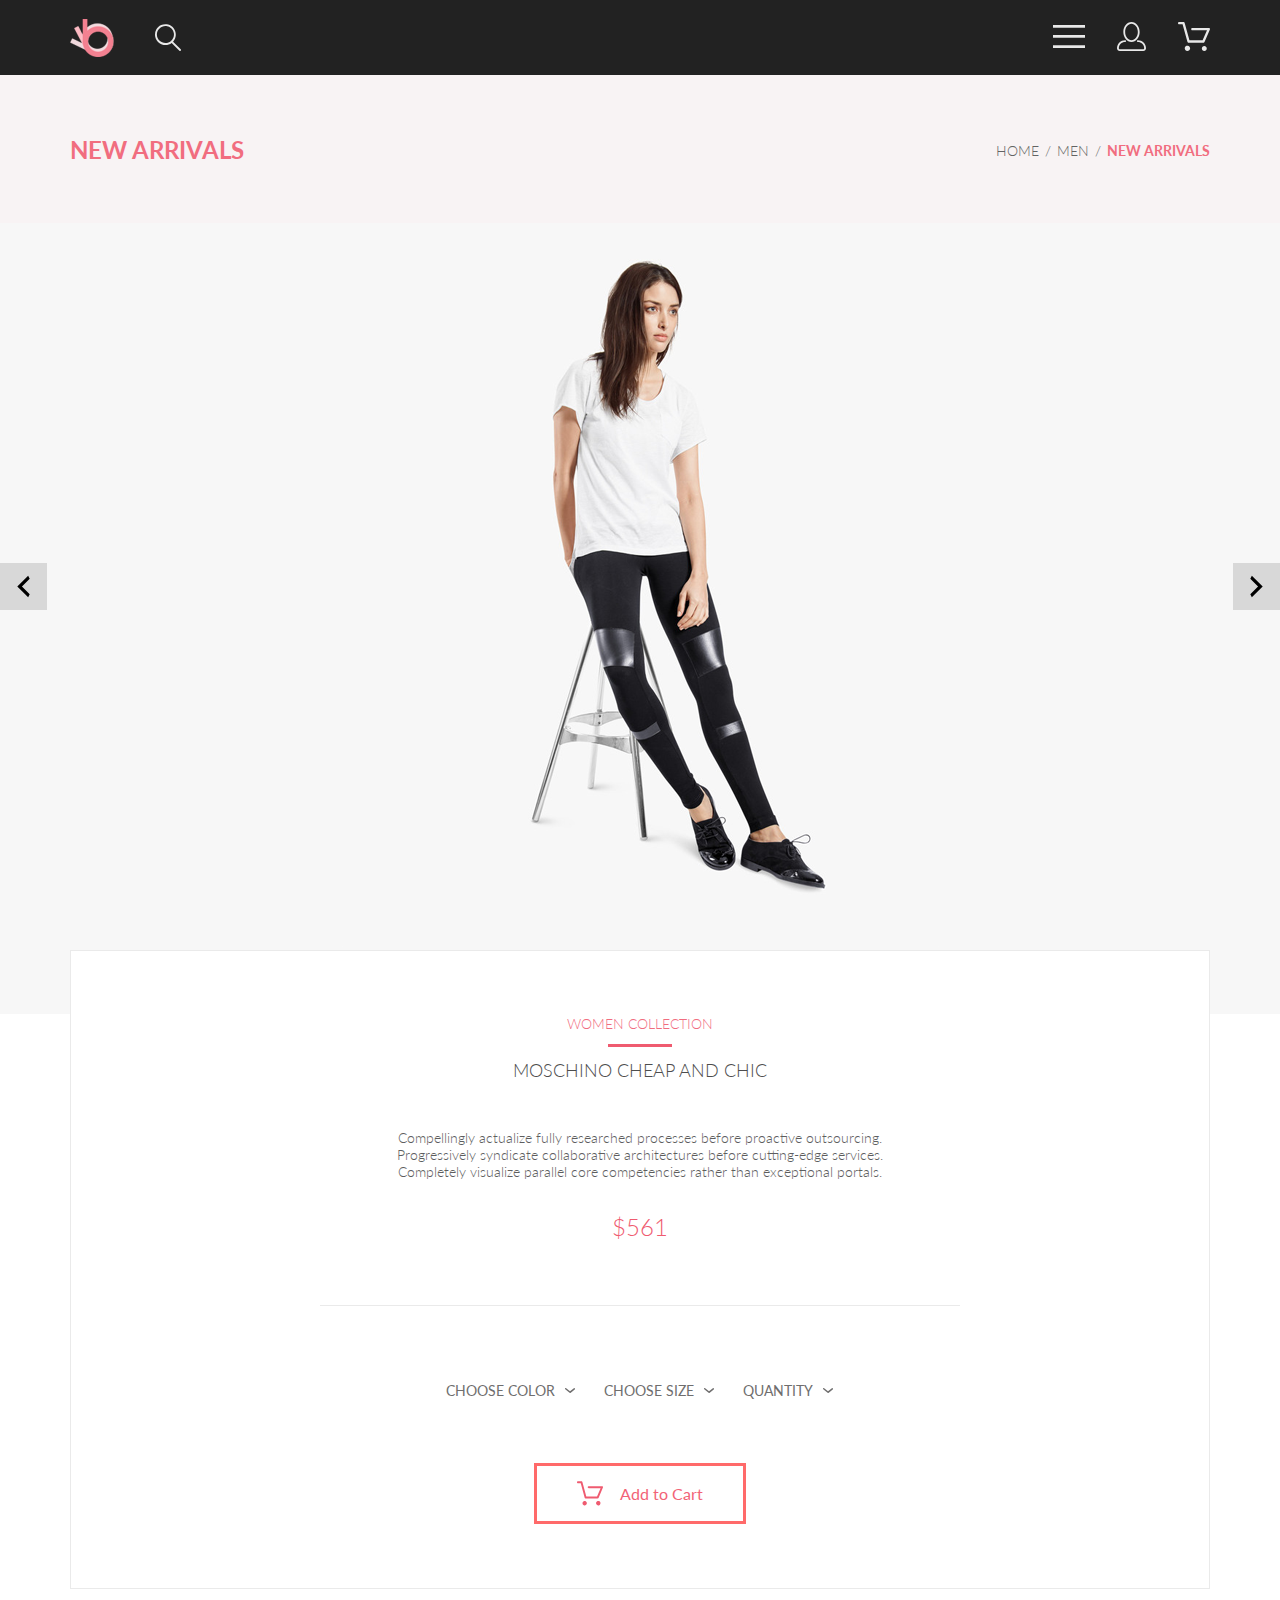
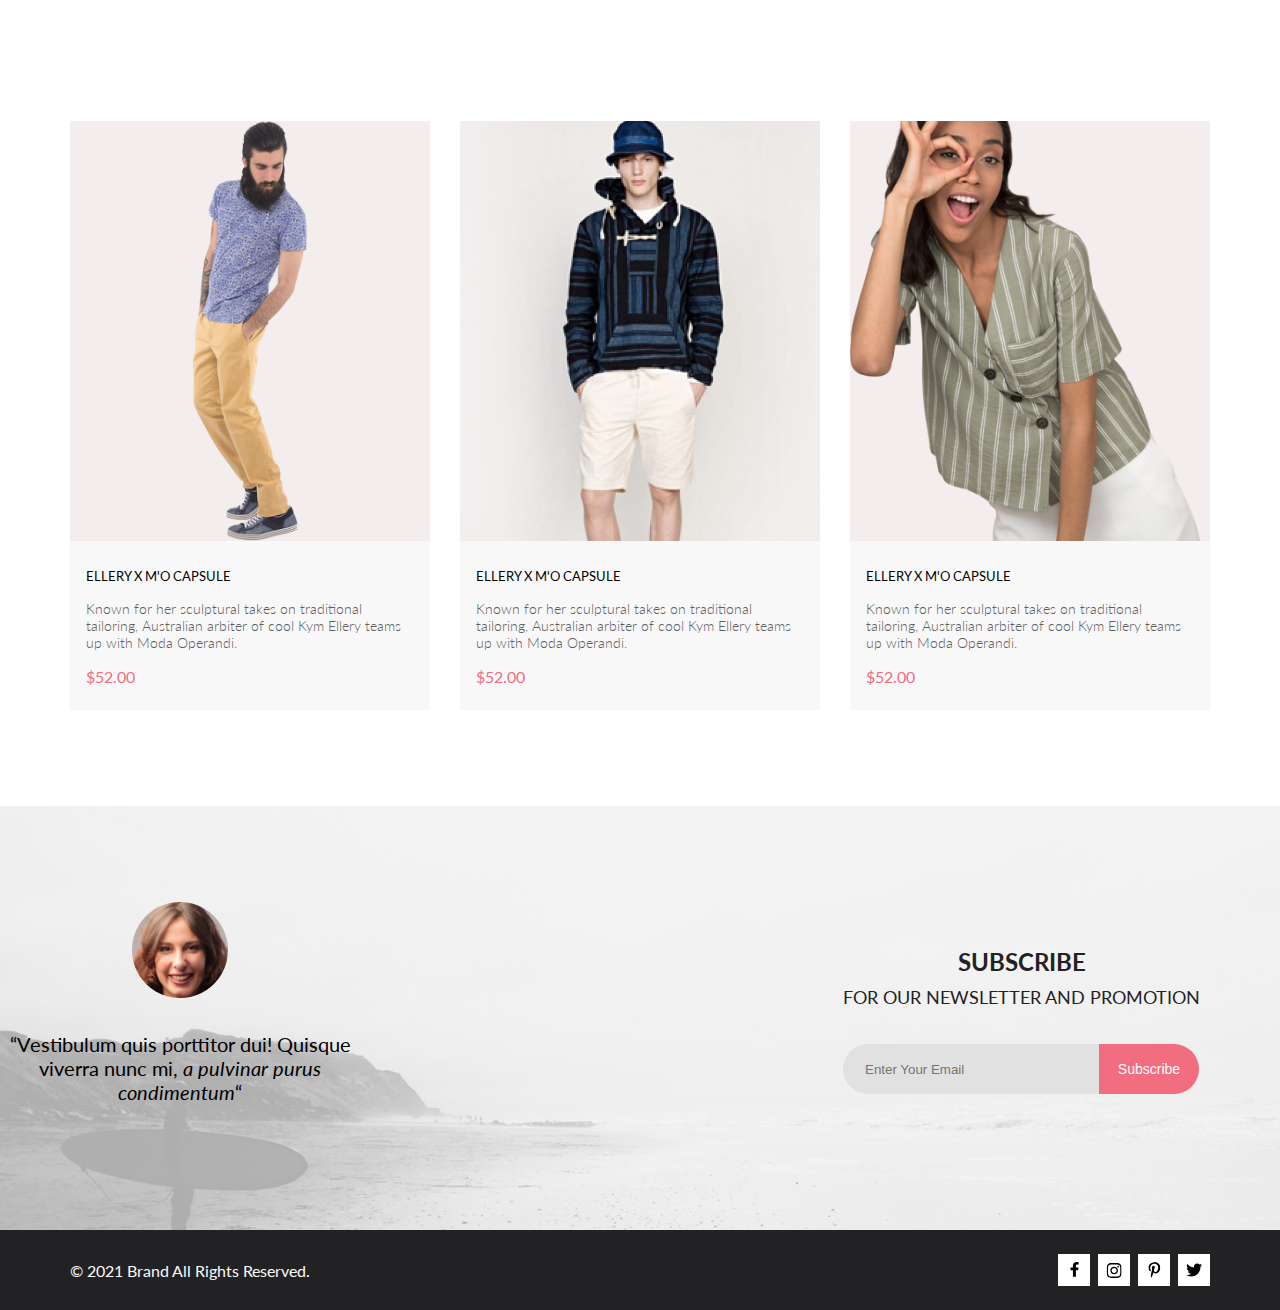
<file: product.html>
<!DOCTYPE html>
<html lang="en">
<head>
    <meta charset="UTF-8">
    <meta http-equiv="X-UA-Compatible" content="IE=edge">
    <meta name="viewport" content="width=device-width, initial-scale=1.0">
    <title>Product</title>
    <link rel="preconnect" href="https://fonts.googleapis.com">
    <link rel="preconnect" href="https://fonts.gstatic.com" crossorigin>
    <link href="https://fonts.googleapis.com/css2?family=Lato&display=swap" rel="stylesheet">
    <link rel="stylesheet" href="style.css">
</head>

<body>
    <div class="wrapper">
        <header class="header center">
            <div class="header__left">
                <img src="img/logo.svg" alt="logo">
                <svg width="27" height="28" viewBox="0 0 27 28" fill="none" xmlns="http://www.w3.org/2000/svg">
                    <path d="M19.0596 17.6259C20.6713 15.8658 21.6282 13.6048 21.7698 11.2225C21.9113 8.84018 21.2288 6.48173 19.8369 4.54318C18.445 2.60463 16.4285 1.20404 14.126 0.576619C11.8234 -0.0508009 9.3751 0.13316 7.19217 1.09761C5.00923 2.06205 3.22463 3.74825 2.13804 5.87302C1.05145 7.9978 0.729054 10.4318 1.225 12.7661C1.72094 15.1005 3.00501 17.1932 4.86158 18.6927C6.71814 20.1922 9.03413 21.0072 11.4206 21.0009C13.673 21.004 15.8645 20.27 17.6606 18.9109L25.4086 26.7179C25.4941 26.807 25.5965 26.8781 25.7099 26.927C25.8232 26.9759 25.9452 27.0017 26.0686 27.0029C26.1923 27.0033 26.3148 26.9782 26.4283 26.9292C26.5419 26.8801 26.6441 26.8082 26.7286 26.7179C26.9025 26.537 26.9997 26.2958 26.9997 26.0449C26.9997 25.794 26.9025 25.5528 26.7286 25.3719L19.0596 17.6259ZM2.88662 10.5009C2.89946 8.81563 3.41094 7.17187 4.35659 5.77685C5.30224 4.38183 6.63972 3.29801 8.20044 2.662C9.76115 2.02599 11.4752 1.86627 13.1266 2.20298C14.7779 2.53969 16.2926 3.35775 17.4797 4.55404C18.6668 5.75033 19.4732 7.27129 19.7972 8.92519C20.1212 10.5791 19.9483 12.2919 19.3002 13.8476C18.6522 15.4034 17.5581 16.7325 16.1559 17.6674C14.7536 18.6023 13.1059 19.1011 11.4206 19.1009C9.14916 19.0901 6.97482 18.1784 5.37484 16.566C3.77486 14.9537 2.87998 12.7724 2.88662 10.5009Z"
                          fill="#E8E8E8"/>
                </svg>
            </div>
            <div class="header__right">
                <div>
                    <label for="switcher">
                        <svg width="32" height="23" viewBox="0 0 32 23" fill="none" xmlns="http://www.w3.org/2000/svg">
                            <path d="M0 23V20.31H32V23H0ZM0 12.76V10.07H32V12.76H0ZM0 2.69V0H32V2.69H0Z" fill="#E8E8E8"/>
                        </svg>
                    </label>
                    <input id="switcher" type="checkbox" checked>
                    <div class="menu">
                        <label class="menu__close" for="switcher">
                            <svg xmlns="http://www.w3.org/2000/svg" width="13" height="13" viewBox="0 0 13 13" fill="none">
                                <path d="M7.4158 6.00409L11.7158 1.71409C11.9041 1.52579 12.0099 1.27039 12.0099 1.00409C12.0099 0.73779 11.9041 0.482395 11.7158 0.294092C11.5275 0.105788 11.2721 0 11.0058 0C10.7395 0 10.4841 0.105788 10.2958 0.294092L6.0058 4.59409L1.7158 0.294092C1.52749 0.105788 1.2721 -1.9841e-09 1.0058 0C0.739497 1.9841e-09 0.484102 0.105788 0.295798 0.294092C0.107495 0.482395 0.0017066 0.73779 0.0017066 1.00409C0.0017066 1.27039 0.107495 1.52579 0.295798 1.71409L4.5958 6.00409L0.295798 10.2941C0.20207 10.3871 0.127676 10.4977 0.0769072 10.6195C0.0261385 10.7414 0 10.8721 0 11.0041C0 11.1361 0.0261385 11.2668 0.0769072 11.3887C0.127676 11.5105 0.20207 11.6211 0.295798 11.7141C0.388761 11.8078 0.499362 11.8822 0.621222 11.933C0.743081 11.9838 0.873786 12.0099 1.0058 12.0099C1.13781 12.0099 1.26852 11.9838 1.39038 11.933C1.51223 11.8822 1.62284 11.8078 1.7158 11.7141L6.0058 7.41409L10.2958 11.7141C10.3888 11.8078 10.4994 11.8822 10.6212 11.933C10.7431 11.9838 10.8738 12.0099 11.0058 12.0099C11.1378 12.0099 11.2685 11.9838 11.3904 11.933C11.5122 11.8822 11.6228 11.8078 11.7158 11.7141C11.8095 11.6211 11.8839 11.5105 11.9347 11.3887C11.9855 11.2668 12.0116 11.1361 12.0116 11.0041C12.0116 10.8721 11.9855 10.7414 11.9347 10.6195C11.8839 10.4977 11.8095 10.3871 11.7158 10.2941L7.4158 6.00409Z" fill="#6F6E6E"/>
                            </svg>
                        </label>
                        <h3 class="menu__heading">MENU</h3>
                        <div class="menu__box">
                            <a class="menu__header-link" href="registration.html">
                                <svg width="29" height="29" viewBox="0 0 29 29" fill="none" xmlns="http://www.w3.org/2000/svg">
                                    <path d="M14.5 19.937C19 19.937 22.656 15.464 22.656 9.968C22.656 4.472 19 0 14.5 0C13.3631 0.0217413 12.2463 0.303398 11.2351 0.823397C10.2239 1.34339 9.34507 2.08794 8.66602 3C7.12663 4.99573 6.30819 7.45381 6.34399 9.974C6.34399 15.465 10 19.937 14.5 19.937ZM14.5 1.813C18 1.813 20.844 5.472 20.844 9.969C20.844 14.466 17.998 18.125 14.5 18.125C11.002 18.125 8.15603 14.465 8.15503 9.969C8.15403 5.473 11 1.813 14.5 1.813ZM20.844 18.125C20.6036 18.125 20.373 18.2205 20.203 18.3905C20.033 18.5605 19.9375 18.7911 19.9375 19.0315C19.9375 19.2719 20.033 19.5025 20.203 19.6725C20.373 19.8425 20.6036 19.938 20.844 19.938C22.526 19.9399 24.1386 20.6088 25.3279 21.7982C26.5172 22.9875 27.1861 24.6 27.188 26.282C27.1875 26.5221 27.0918 26.7523 26.922 26.9221C26.7522 27.0918 26.5221 27.1875 26.282 27.188H2.71997C2.47985 27.1875 2.24975 27.0918 2.07996 26.9221C1.91016 26.7523 1.81449 26.5221 1.81396 26.282C1.81608 24.6001 2.48517 22.9877 3.67444 21.7985C4.86371 20.6092 6.47608 19.9401 8.15796 19.938C8.39824 19.938 8.62868 19.8425 8.79858 19.6726C8.96849 19.5027 9.06396 19.2723 9.06396 19.032C9.06396 18.7917 8.96849 18.5613 8.79858 18.3914C8.62868 18.2215 8.39824 18.126 8.15796 18.126C5.99541 18.1279 3.92201 18.9875 2.39258 20.5164C0.863144 22.0453 0.00264777 24.1185 0 26.281C0.000794067 27.0019 0.287502 27.693 0.797241 28.2027C1.30698 28.7125 1.99811 28.9992 2.71899 29H26.282C27.0027 28.9989 27.6936 28.7121 28.2031 28.2024C28.7126 27.6927 28.9992 27.0017 29 26.281C28.9974 24.1187 28.1372 22.0457 26.6083 20.5168C25.0793 18.9878 23.0063 18.1276 20.844 18.125Z"
                                          fill="#E8E8E8"/>
                                </svg>
                            </a>
                            <a class="menu__header-link" href="cart.html">
                                <svg width="32" height="29" viewBox="0 0 32 29" fill="none" xmlns="http://www.w3.org/2000/svg">
                                    <path d="M26.2009 29C25.5532 28.9738 24.9415 28.6948 24.4972 28.2227C24.0529 27.7506 23.8114 27.1232 23.8245 26.475C23.8376 25.8269 24.1043 25.2097 24.5673 24.7559C25.0303 24.3022 25.6527 24.048 26.301 24.048C26.9493 24.048 27.5717 24.3022 28.0347 24.7559C28.4977 25.2097 28.7644 25.8269 28.7775 26.475C28.7906 27.1232 28.549 27.7506 28.1047 28.2227C27.6604 28.6948 27.0488 28.9738 26.401 29H26.2009ZM6.75293 26.32C6.75293 25.79 6.91011 25.2718 7.20459 24.8311C7.49907 24.3904 7.91764 24.0469 8.40735 23.844C8.89705 23.6412 9.43594 23.5881 9.95581 23.6915C10.4757 23.7949 10.9532 24.0502 11.328 24.425C11.7028 24.7998 11.9581 25.2773 12.0615 25.7972C12.1649 26.317 12.1118 26.8559 11.9089 27.3456C11.7061 27.8353 11.3626 28.2539 10.9219 28.5483C10.4812 28.8428 9.96304 29 9.43298 29C9.08087 29.0003 8.73212 28.9311 8.40674 28.7966C8.08136 28.662 7.78569 28.4646 7.53662 28.2158C7.28755 27.9669 7.09001 27.6713 6.9552 27.3461C6.82039 27.0208 6.75098 26.6721 6.75098 26.32H6.75293ZM10.553 20.686C10.2935 20.6868 10.0409 20.6024 9.83411 20.4457C9.62727 20.2891 9.47758 20.0689 9.40796 19.819L4.57495 2.36401H1.18201C0.868521 2.36401 0.567859 2.23947 0.346191 2.01781C0.124523 1.79614 0 1.49549 0 1.18201C0 0.868519 0.124523 0.567873 0.346191 0.346205C0.567859 0.124537 0.868521 5.81268e-06 1.18201 5.81268e-06H5.46301C5.7225 -0.00080736 5.97504 0.0837201 6.18176 0.240568C6.38848 0.397416 6.53784 0.617884 6.60693 0.868006L11.4399 18.323H24.6179L29.001 8.27501H14.401C14.2428 8.27961 14.0854 8.25242 13.9379 8.19507C13.7904 8.13771 13.6559 8.05134 13.5424 7.94108C13.4288 7.83082 13.3386 7.69891 13.277 7.55315C13.2154 7.40739 13.1836 7.25075 13.1836 7.0925C13.1836 6.93426 13.2154 6.77762 13.277 6.63186C13.3386 6.4861 13.4288 6.35419 13.5424 6.24393C13.6559 6.13367 13.7904 6.0473 13.9379 5.98994C14.0854 5.93259 14.2428 5.90541 14.401 5.91001H30.814C31.0097 5.90996 31.2022 5.95866 31.3744 6.05172C31.5465 6.14478 31.6928 6.27926 31.7999 6.44301C31.9078 6.60729 31.9734 6.79569 31.9908 6.99145C32.0083 7.18721 31.9771 7.38424 31.9 7.565L26.495 19.977C26.4026 20.1876 26.251 20.3668 26.0585 20.4927C25.866 20.6186 25.641 20.6858 25.411 20.686H10.553Z"
                                          fill="#E8E8E8"/>
                                </svg>
                            </a>
                        </div>

                        <ul class="menu__ul">
                            <li class="menu__li">
                                <a class="menu__link-heading" href="catalog.html">Man</a>
                                <div class="menu__content-links">
                                    <a href="catalog.html" class="menu__link">Accessories</a>
                                    <a href="catalog.html" class="menu__link">Bags</a>
                                    <a href="catalog.html" class="menu__link">Denim</a>
                                    <a href="catalog.html" class="menu__link">T-Shirts</a>
                                </div>
                            </li>
                            <li class="menu__li">
                                <a class="menu__link-heading" href="catalog.html">Woman</a>
                                <div class="menu__content-links">
                                    <a href="catalog.html" class="menu__link">Accessories</a>
                                    <a href="catalog.html" class="menu__link">Bags</a>
                                    <a href="catalog.html" class="menu__link">Denim</a>
                                    <a href="catalog.html" class="menu__link">T-Shirts</a>
                                    <a href="catalog.html" class="menu__link">Shirts</a>
                                </div>
                            </li>
                            <li class="menu__li">
                                <a class="menu__link-heading" href="catalog.html">Kids</a>
                                <div class="menu__content-links">
                                    <a href="catalog.html" class="menu__link">Accessories</a>
                                    <a href="catalog.html" class="menu__link">Bags</a>
                                    <a href="catalog.html" class="menu__link">Denim</a>
                                    <a href="catalog.html" class="menu__link">T-Shirts</a>
                                    <a href="catalog.html" class="menu__link">Shirts</a>
                                    <a href="catalog.html" class="menu__link">Polos</a>
                                </div>
                            </li>
                        </ul>
                    </div>
                </div>
                <a class="header__link" href="registration.html">
                    <svg width="29" height="29" viewBox="0 0 29 29" fill="none" xmlns="http://www.w3.org/2000/svg">
                        <path d="M14.5 19.937C19 19.937 22.656 15.464 22.656 9.968C22.656 4.472 19 0 14.5 0C13.3631 0.0217413 12.2463 0.303398 11.2351 0.823397C10.2239 1.34339 9.34507 2.08794 8.66602 3C7.12663 4.99573 6.30819 7.45381 6.34399 9.974C6.34399 15.465 10 19.937 14.5 19.937ZM14.5 1.813C18 1.813 20.844 5.472 20.844 9.969C20.844 14.466 17.998 18.125 14.5 18.125C11.002 18.125 8.15603 14.465 8.15503 9.969C8.15403 5.473 11 1.813 14.5 1.813ZM20.844 18.125C20.6036 18.125 20.373 18.2205 20.203 18.3905C20.033 18.5605 19.9375 18.7911 19.9375 19.0315C19.9375 19.2719 20.033 19.5025 20.203 19.6725C20.373 19.8425 20.6036 19.938 20.844 19.938C22.526 19.9399 24.1386 20.6088 25.3279 21.7982C26.5172 22.9875 27.1861 24.6 27.188 26.282C27.1875 26.5221 27.0918 26.7523 26.922 26.9221C26.7522 27.0918 26.5221 27.1875 26.282 27.188H2.71997C2.47985 27.1875 2.24975 27.0918 2.07996 26.9221C1.91016 26.7523 1.81449 26.5221 1.81396 26.282C1.81608 24.6001 2.48517 22.9877 3.67444 21.7985C4.86371 20.6092 6.47608 19.9401 8.15796 19.938C8.39824 19.938 8.62868 19.8425 8.79858 19.6726C8.96849 19.5027 9.06396 19.2723 9.06396 19.032C9.06396 18.7917 8.96849 18.5613 8.79858 18.3914C8.62868 18.2215 8.39824 18.126 8.15796 18.126C5.99541 18.1279 3.92201 18.9875 2.39258 20.5164C0.863144 22.0453 0.00264777 24.1185 0 26.281C0.000794067 27.0019 0.287502 27.693 0.797241 28.2027C1.30698 28.7125 1.99811 28.9992 2.71899 29H26.282C27.0027 28.9989 27.6936 28.7121 28.2031 28.2024C28.7126 27.6927 28.9992 27.0017 29 26.281C28.9974 24.1187 28.1372 22.0457 26.6083 20.5168C25.0793 18.9878 23.0063 18.1276 20.844 18.125Z"
                              fill="#E8E8E8"/>
                    </svg>
                </a>
                <a class="header__link" href="cart.html">
                    <svg width="32" height="29" viewBox="0 0 32 29" fill="none" xmlns="http://www.w3.org/2000/svg">
                        <path d="M26.2009 29C25.5532 28.9738 24.9415 28.6948 24.4972 28.2227C24.0529 27.7506 23.8114 27.1232 23.8245 26.475C23.8376 25.8269 24.1043 25.2097 24.5673 24.7559C25.0303 24.3022 25.6527 24.048 26.301 24.048C26.9493 24.048 27.5717 24.3022 28.0347 24.7559C28.4977 25.2097 28.7644 25.8269 28.7775 26.475C28.7906 27.1232 28.549 27.7506 28.1047 28.2227C27.6604 28.6948 27.0488 28.9738 26.401 29H26.2009ZM6.75293 26.32C6.75293 25.79 6.91011 25.2718 7.20459 24.8311C7.49907 24.3904 7.91764 24.0469 8.40735 23.844C8.89705 23.6412 9.43594 23.5881 9.95581 23.6915C10.4757 23.7949 10.9532 24.0502 11.328 24.425C11.7028 24.7998 11.9581 25.2773 12.0615 25.7972C12.1649 26.317 12.1118 26.8559 11.9089 27.3456C11.7061 27.8353 11.3626 28.2539 10.9219 28.5483C10.4812 28.8428 9.96304 29 9.43298 29C9.08087 29.0003 8.73212 28.9311 8.40674 28.7966C8.08136 28.662 7.78569 28.4646 7.53662 28.2158C7.28755 27.9669 7.09001 27.6713 6.9552 27.3461C6.82039 27.0208 6.75098 26.6721 6.75098 26.32H6.75293ZM10.553 20.686C10.2935 20.6868 10.0409 20.6024 9.83411 20.4457C9.62727 20.2891 9.47758 20.0689 9.40796 19.819L4.57495 2.36401H1.18201C0.868521 2.36401 0.567859 2.23947 0.346191 2.01781C0.124523 1.79614 0 1.49549 0 1.18201C0 0.868519 0.124523 0.567873 0.346191 0.346205C0.567859 0.124537 0.868521 5.81268e-06 1.18201 5.81268e-06H5.46301C5.7225 -0.00080736 5.97504 0.0837201 6.18176 0.240568C6.38848 0.397416 6.53784 0.617884 6.60693 0.868006L11.4399 18.323H24.6179L29.001 8.27501H14.401C14.2428 8.27961 14.0854 8.25242 13.9379 8.19507C13.7904 8.13771 13.6559 8.05134 13.5424 7.94108C13.4288 7.83082 13.3386 7.69891 13.277 7.55315C13.2154 7.40739 13.1836 7.25075 13.1836 7.0925C13.1836 6.93426 13.2154 6.77762 13.277 6.63186C13.3386 6.4861 13.4288 6.35419 13.5424 6.24393C13.6559 6.13367 13.7904 6.0473 13.9379 5.98994C14.0854 5.93259 14.2428 5.90541 14.401 5.91001H30.814C31.0097 5.90996 31.2022 5.95866 31.3744 6.05172C31.5465 6.14478 31.6928 6.27926 31.7999 6.44301C31.9078 6.60729 31.9734 6.79569 31.9908 6.99145C32.0083 7.18721 31.9771 7.38424 31.9 7.565L26.495 19.977C26.4026 20.1876 26.251 20.3668 26.0585 20.4927C25.866 20.6186 25.641 20.6858 25.411 20.686H10.553Z"
                              fill="#E8E8E8"/>
                    </svg>
                </a>
            </div>
        </header>
        <section class="head center">
            <h2 class="head__heading">NEW ARRIVALS</h2>
            <nav class="breadcrumbs">
                <ul class="breadcrumbs__ul">
                    <li class="breadcrumbs__li"><a class="breadcrumbs__link" href="index.html">HOME</a></li>
                    <li class="breadcrumbs__li"><a class="breadcrumbs__link" href="#">MEN</a></li>
                    <li class="breadcrumbs__li"><a class="breadcrumbs__link" href="#">NEW ARRIVALS</a></li>
                </ul>
            </nav>
        </section>
        <section class="slideshow-and-product">
            <div class="slideshow">
                <div class="slideshow__chevron">
                    <svg xmlns="http://www.w3.org/2000/svg" width="31" height="31" viewBox="0 0 31 31" fill="none">
                        <path d="M21.6998 7.7499L13.9498 15.4999L21.6998 23.2499L20.1498 26.3499L9.2998 15.4999L20.1498 4.6499L21.6998 7.7499Z" fill="black"/>
                    </svg>
                </div>
                <div class="slideshow__pic"><img src="img/slideshow_pic.png" alt="slideshow picture"></div>
                <div class="slideshow__chevron">
                    <svg xmlns="http://www.w3.org/2000/svg" width="31" height="31" viewBox="0 0 31 31" fill="none">
                        <path d="M9.2998 23.2499L17.0498 15.4999L9.2998 7.7499L10.8498 4.6499L21.6998 15.4999L10.8498 26.3499L9.2998 23.2499Z" fill="black"/>
                    </svg>
                </div>
            </div>
            <div class="blank-box"></div>
            <div class="about-product">
                <div class="about-product__collection">WOMEN COLLECTION</div>
                <hr class="divider--red">
                <div class="about-product__product">MOSCHINO CHEAP AND CHIC</div>
                <div><p class="about-product__description">Compellingly actualize fully researched processes before proactive outsourcing. Progressively syndicate collaborative architectures before cutting-edge services. Completely visualize parallel core competencies rather than exceptional portals.</p></div>
                <div class="about-product__price">$561</div>
                <hr class="divider--gray">
                <div class="filter-sort padding-top">
                    <div class="sort">
                        <details class="sort__details">
                            <summary class="sort__summary">CHOOSE COLOR
                                <svg xmlns="http://www.w3.org/2000/svg" width="11" height="6" viewBox="0 0 11 6" fill="none">
                                    <path d="M5.00214 5.00214C4.83521 5.00247 4.67343 4.94433 4.54488 4.83782L0.258102 1.2655C0.112196 1.14422 0.0204417 0.969958 0.00302325 0.781035C-0.0143952 0.592112 0.0439493 0.404007 0.165221 0.258101C0.286493 0.112196 0.460759 0.0204417 0.649682 0.00302327C0.838605 -0.0143952 1.02671 0.043949 1.17262 0.165221L5.00214 3.36602L8.83167 0.279536C8.90475 0.220188 8.98884 0.175869 9.0791 0.149125C9.16937 0.122382 9.26403 0.113741 9.35764 0.1237C9.45126 0.133659 9.54198 0.162021 9.6246 0.207156C9.70722 0.252292 9.7801 0.313311 9.83906 0.386705C9.90449 0.460167 9.95405 0.546351 9.98462 0.639855C10.0152 0.733359 10.0261 0.83217 10.0167 0.930097C10.0073 1.02802 9.97784 1.12296 9.93005 1.20895C9.88227 1.29494 9.81723 1.37013 9.73904 1.42982L5.45225 4.88068C5.32002 4.97036 5.16154 5.01312 5.00214 5.00214Z"
                                          fill="#6F6E6E"/>
                                </svg>
                            </summary>
                            <div class="sort__box">
                                <label class="sort__item">
                                    <input type="checkbox">XS
                                </label>
                                <label class="sort__item">
                                    <input type="checkbox">S
                                </label>
                                <label class="sort__item">
                                    <input type="checkbox">M
                                </label>
                                <label class="sort__item">
                                    <input type="checkbox">L
                                </label>
                            </div>
                        </details>
                        <details class="sort__details">
                            <summary class="sort__summary">CHOOSE SIZE
                                <svg xmlns="http://www.w3.org/2000/svg" width="11" height="6" viewBox="0 0 11 6" fill="none">
                                    <path d="M5.00214 5.00214C4.83521 5.00247 4.67343 4.94433 4.54488 4.83782L0.258102 1.2655C0.112196 1.14422 0.0204417 0.969958 0.00302325 0.781035C-0.0143952 0.592112 0.0439493 0.404007 0.165221 0.258101C0.286493 0.112196 0.460759 0.0204417 0.649682 0.00302327C0.838605 -0.0143952 1.02671 0.043949 1.17262 0.165221L5.00214 3.36602L8.83167 0.279536C8.90475 0.220188 8.98884 0.175869 9.0791 0.149125C9.16937 0.122382 9.26403 0.113741 9.35764 0.1237C9.45126 0.133659 9.54198 0.162021 9.6246 0.207156C9.70722 0.252292 9.7801 0.313311 9.83906 0.386705C9.90449 0.460167 9.95405 0.546351 9.98462 0.639855C10.0152 0.733359 10.0261 0.83217 10.0167 0.930097C10.0073 1.02802 9.97784 1.12296 9.93005 1.20895C9.88227 1.29494 9.81723 1.37013 9.73904 1.42982L5.45225 4.88068C5.32002 4.97036 5.16154 5.01312 5.00214 5.00214Z"
                                          fill="#6F6E6E"/>
                                </svg>
                            </summary>
                            <div class="sort__box">
                                <label class="sort__item">
                                    <input type="checkbox">XS
                                </label>
                                <label class="sort__item">
                                    <input type="checkbox">S
                                </label>
                                <label class="sort__item">
                                    <input type="checkbox">M
                                </label>
                                <label class="sort__item">
                                    <input type="checkbox">L
                                </label>
                            </div>
                        </details>
                        <details class="sort__details">
                            <summary class="sort__summary">QUANTITY
                                <svg xmlns="http://www.w3.org/2000/svg" width="11" height="6" viewBox="0 0 11 6" fill="none">
                                    <path d="M5.00214 5.00214C4.83521 5.00247 4.67343 4.94433 4.54488 4.83782L0.258102 1.2655C0.112196 1.14422 0.0204417 0.969958 0.00302325 0.781035C-0.0143952 0.592112 0.0439493 0.404007 0.165221 0.258101C0.286493 0.112196 0.460759 0.0204417 0.649682 0.00302327C0.838605 -0.0143952 1.02671 0.043949 1.17262 0.165221L5.00214 3.36602L8.83167 0.279536C8.90475 0.220188 8.98884 0.175869 9.0791 0.149125C9.16937 0.122382 9.26403 0.113741 9.35764 0.1237C9.45126 0.133659 9.54198 0.162021 9.6246 0.207156C9.70722 0.252292 9.7801 0.313311 9.83906 0.386705C9.90449 0.460167 9.95405 0.546351 9.98462 0.639855C10.0152 0.733359 10.0261 0.83217 10.0167 0.930097C10.0073 1.02802 9.97784 1.12296 9.93005 1.20895C9.88227 1.29494 9.81723 1.37013 9.73904 1.42982L5.45225 4.88068C5.32002 4.97036 5.16154 5.01312 5.00214 5.00214Z"
                                          fill="#6F6E6E"/>
                                </svg>
                            </summary>
                            <div class="sort__box">
                                <label class="sort__item">
                                    <input type="checkbox">XS
                                </label>
                                <label class="sort__item">
                                    <input type="checkbox">S
                                </label>
                                <label class="sort__item">
                                    <input type="checkbox">M
                                </label>
                                <label class="sort__item">
                                    <input type="checkbox">L
                                </label>
                            </div>
                        </details>
                    </div>
                </div>
                <div class="add-to-cart">
                    <svg xmlns="http://www.w3.org/2000/svg" width="27" height="25" viewBox="0 0 27 25" fill="none">
                        <path d="M5.49847 22.185C5.50635 21.752 5.64091 21.3309 5.88519 20.9748C6.12947 20.6186 6.47261 20.3431 6.87158 20.1828C7.27055 20.0226 7.7076 19.9848 8.12781 20.0741C8.54802 20.1635 8.93269 20.376 9.23358 20.685C9.53447 20.994 9.73817 21.3857 9.81909 21.811C9.90002 22.2363 9.85453 22.6763 9.68842 23.0756C9.52231 23.475 9.24296 23.8161 8.88538 24.0559C8.52779 24.2957 8.10791 24.4237 7.67847 24.4237C7.38955 24.4211 7.10399 24.3611 6.83807 24.2472C6.57216 24.1333 6.3311 23.9676 6.12866 23.7597C5.92623 23.5518 5.76639 23.3057 5.65826 23.0355C5.55013 22.7653 5.49584 22.4763 5.49847 22.185ZM21.3045 24.4237C20.8711 24.4303 20.4453 24.3087 20.0797 24.074C19.7141 23.8393 19.4247 23.5017 19.2471 23.103C19.0696 22.7042 19.0117 22.2618 19.0806 21.8303C19.1496 21.3988 19.3423 20.9971 19.6351 20.6748C19.9278 20.3524 20.3077 20.1236 20.728 20.0165C21.1482 19.9095 21.5903 19.929 21.9997 20.0724C22.4091 20.2159 22.7679 20.4771 23.0317 20.8238C23.2956 21.1706 23.453 21.5877 23.4845 22.0236C23.5269 22.6155 23.3369 23.2004 22.9555 23.6523C22.7706 23.8745 22.5436 24.0574 22.2877 24.1901C22.0319 24.3227 21.7524 24.4025 21.4655 24.4247L21.3045 24.4237ZM8.59351 17.4855C8.38116 17.4851 8.17488 17.414 8.00671 17.2833C7.83855 17.1525 7.71792 16.9694 7.66351 16.7624L3.73651 2.19527H0.978516C0.719001 2.19527 0.470064 2.09128 0.28656 1.90622C0.103056 1.72116 0 1.47018 0 1.20847C0 0.946764 0.103056 0.695782 0.28656 0.510726C0.470064 0.325669 0.719001 0.22168 0.978516 0.22168H4.45752C4.66982 0.222254 4.876 0.293463 5.04413 0.424184C5.21226 0.554905 5.33295 0.737883 5.38751 0.944787L9.31451 15.5119H20.0185L23.5765 7.12665H11.7185C11.459 7.12665 11.2101 7.02266 11.0266 6.83761C10.8431 6.65255 10.74 6.40157 10.74 6.13986C10.74 5.87815 10.8431 5.62717 11.0266 5.44211C11.2101 5.25705 11.459 5.15306 11.7185 5.15306H25.0535C25.2131 5.15352 25.3701 5.19451 25.5099 5.27223C25.6497 5.34995 25.7679 5.46195 25.8535 5.59784C25.9413 5.73569 25.9945 5.89303 26.0084 6.05627C26.0224 6.21951 25.9966 6.38368 25.9335 6.53465L21.5425 16.8935C21.469 17.0684 21.3462 17.2177 21.1895 17.3229C21.0327 17.4281 20.8488 17.4846 20.6605 17.4855H8.59351Z" fill="#EF5B70"/>
                    </svg>
                    <a href="#"><span class="add-to-cart__text">Add to Cart</span></a>
                </div>
            </div>
        </section>
        <section class="product-box center">
            <div class="product-content m-t-36">
                <div class="product">
                    <a href="#"><img class="product__img" src="img/product1.png" alt="product name"></a>
                    <div class="product__info">
                        <a href="#" class="product__heading">ELLERY X M'O CAPSULE</a>
                        <p class="product__text">Known for her sculptural takes on traditional tailoring, Australian arbiter of cool Kym Ellery teams up with Moda Operandi.</p>
                        <p class="product__price">$52.00</p>
                    </div>
                    <a href="#" class="product__add">
                        <svg xmlns="http://www.w3.org/2000/svg" width="27" height="25" viewBox="0 0 27 25" fill="none">
                            <path d="M21.876 22.2662C21.921 22.2549 21.9423 22.2339 21.96 22.2129C21.9678 22.2037 21.9756 22.1946 21.9835 22.1855C22.02 22.1438 22.0233 22.0553 22.0224 22.0105C22.0092 21.9044 21.9185 21.8315 21.8412 21.8315C21.8375 21.8315 21.8336 21.8317 21.8312 21.8318C21.7531 21.8372 21.6653 21.9409 21.6719 22.0625C21.6813 22.1793 21.7675 22.2662 21.8392 22.2662H21.876ZM8.21954 22.2599C8.31873 22.2599 8.39935 22.1655 8.39935 22.0496C8.39935 21.9341 8.31873 21.8401 8.21954 21.8401C8.12042 21.8401 8.03973 21.9341 8.03973 22.0496C8.03973 22.1655 8.12042 22.2599 8.21954 22.2599ZM21.9995 24.2662C21.9517 24.2662 21.8878 24.2662 21.8392 24.2662C20.7017 24.2662 19.7567 23.3545 19.6765 22.198C19.5964 20.9929 20.4937 19.9183 21.6953 19.8364C21.7441 19.8331 21.7928 19.8315 21.8412 19.8315C22.9799 19.8315 23.9413 20.7324 24.019 21.8884C24.0505 22.4915 23.8741 23.0612 23.4898 23.5012C23.1055 23.9575 22.5764 24.2177 21.9995 24.2662ZM8.21954 24.2599C7.01532 24.2599 6.03973 23.2709 6.03973 22.0496C6.03973 20.8291 7.01532 19.8401 8.21954 19.8401C9.42371 19.8401 10.3994 20.8291 10.3994 22.0496C10.3994 23.2709 9.42371 24.2599 8.21954 24.2599ZM21.1984 17.3938H9.13306C8.70013 17.3938 8.31586 17.1005 8.20331 16.6775L4.27753 2.24768H1.52173C0.993408 2.24768 0.560547 1.80859 0.560547 1.27039C0.560547 0.733032 0.993408 0.292969 1.52173 0.292969H4.99933C5.43134 0.292969 5.81561 0.586304 5.9281 1.01025L9.85394 15.4391H20.5576L24.1144 7.13379H12.2578C11.7286 7.13379 11.2957 6.69373 11.2957 6.15649C11.2957 5.61914 11.7286 5.17908 12.2578 5.17908H25.5886C25.9091 5.17908 26.2141 5.34192 26.3896 5.61914C26.566 5.89539 26.5984 6.23743 26.4697 6.547L22.0795 16.807C21.9193 17.1653 21.5827 17.3938 21.1984 17.3938Z" fill="white"/>
                        </svg>
                        Add to Cart</a>
                </div>
                <div class="product">
                    <a href="#"><img class="product__img" src="img/product2.png" alt="product name"></a>
                    <div class="product__info">
                        <a href="#" class="product__heading">ELLERY X M'O CAPSULE</a>
                        <p class="product__text">Known for her sculptural takes on traditional tailoring, Australian arbiter of cool Kym Ellery teams up with Moda Operandi.</p>
                        <p class="product__price">$52.00</p>
                    </div>
                    <a href="#" class="product__add">
                        <svg xmlns="http://www.w3.org/2000/svg" width="27" height="25" viewBox="0 0 27 25" fill="none">
                            <path d="M21.876 22.2662C21.921 22.2549 21.9423 22.2339 21.96 22.2129C21.9678 22.2037 21.9756 22.1946 21.9835 22.1855C22.02 22.1438 22.0233 22.0553 22.0224 22.0105C22.0092 21.9044 21.9185 21.8315 21.8412 21.8315C21.8375 21.8315 21.8336 21.8317 21.8312 21.8318C21.7531 21.8372 21.6653 21.9409 21.6719 22.0625C21.6813 22.1793 21.7675 22.2662 21.8392 22.2662H21.876ZM8.21954 22.2599C8.31873 22.2599 8.39935 22.1655 8.39935 22.0496C8.39935 21.9341 8.31873 21.8401 8.21954 21.8401C8.12042 21.8401 8.03973 21.9341 8.03973 22.0496C8.03973 22.1655 8.12042 22.2599 8.21954 22.2599ZM21.9995 24.2662C21.9517 24.2662 21.8878 24.2662 21.8392 24.2662C20.7017 24.2662 19.7567 23.3545 19.6765 22.198C19.5964 20.9929 20.4937 19.9183 21.6953 19.8364C21.7441 19.8331 21.7928 19.8315 21.8412 19.8315C22.9799 19.8315 23.9413 20.7324 24.019 21.8884C24.0505 22.4915 23.8741 23.0612 23.4898 23.5012C23.1055 23.9575 22.5764 24.2177 21.9995 24.2662ZM8.21954 24.2599C7.01532 24.2599 6.03973 23.2709 6.03973 22.0496C6.03973 20.8291 7.01532 19.8401 8.21954 19.8401C9.42371 19.8401 10.3994 20.8291 10.3994 22.0496C10.3994 23.2709 9.42371 24.2599 8.21954 24.2599ZM21.1984 17.3938H9.13306C8.70013 17.3938 8.31586 17.1005 8.20331 16.6775L4.27753 2.24768H1.52173C0.993408 2.24768 0.560547 1.80859 0.560547 1.27039C0.560547 0.733032 0.993408 0.292969 1.52173 0.292969H4.99933C5.43134 0.292969 5.81561 0.586304 5.9281 1.01025L9.85394 15.4391H20.5576L24.1144 7.13379H12.2578C11.7286 7.13379 11.2957 6.69373 11.2957 6.15649C11.2957 5.61914 11.7286 5.17908 12.2578 5.17908H25.5886C25.9091 5.17908 26.2141 5.34192 26.3896 5.61914C26.566 5.89539 26.5984 6.23743 26.4697 6.547L22.0795 16.807C21.9193 17.1653 21.5827 17.3938 21.1984 17.3938Z" fill="white"/>
                        </svg>
                        Add to Cart</a>
                </div>
                <div class="product">
                    <a href="#"><img class="product__img" src="img/product3.png" alt="product name"></a>
                    <div class="product__info">
                        <a href="#" class="product__heading">ELLERY X M'O CAPSULE</a>
                        <p class="product__text">Known for her sculptural takes on traditional tailoring, Australian arbiter of cool Kym Ellery teams up with Moda Operandi.</p>
                        <p class="product__price">$52.00</p>
                    </div>
                    <a href="#" class="product__add">
                        <svg xmlns="http://www.w3.org/2000/svg" width="27" height="25" viewBox="0 0 27 25" fill="none">
                            <path d="M21.876 22.2662C21.921 22.2549 21.9423 22.2339 21.96 22.2129C21.9678 22.2037 21.9756 22.1946 21.9835 22.1855C22.02 22.1438 22.0233 22.0553 22.0224 22.0105C22.0092 21.9044 21.9185 21.8315 21.8412 21.8315C21.8375 21.8315 21.8336 21.8317 21.8312 21.8318C21.7531 21.8372 21.6653 21.9409 21.6719 22.0625C21.6813 22.1793 21.7675 22.2662 21.8392 22.2662H21.876ZM8.21954 22.2599C8.31873 22.2599 8.39935 22.1655 8.39935 22.0496C8.39935 21.9341 8.31873 21.8401 8.21954 21.8401C8.12042 21.8401 8.03973 21.9341 8.03973 22.0496C8.03973 22.1655 8.12042 22.2599 8.21954 22.2599ZM21.9995 24.2662C21.9517 24.2662 21.8878 24.2662 21.8392 24.2662C20.7017 24.2662 19.7567 23.3545 19.6765 22.198C19.5964 20.9929 20.4937 19.9183 21.6953 19.8364C21.7441 19.8331 21.7928 19.8315 21.8412 19.8315C22.9799 19.8315 23.9413 20.7324 24.019 21.8884C24.0505 22.4915 23.8741 23.0612 23.4898 23.5012C23.1055 23.9575 22.5764 24.2177 21.9995 24.2662ZM8.21954 24.2599C7.01532 24.2599 6.03973 23.2709 6.03973 22.0496C6.03973 20.8291 7.01532 19.8401 8.21954 19.8401C9.42371 19.8401 10.3994 20.8291 10.3994 22.0496C10.3994 23.2709 9.42371 24.2599 8.21954 24.2599ZM21.1984 17.3938H9.13306C8.70013 17.3938 8.31586 17.1005 8.20331 16.6775L4.27753 2.24768H1.52173C0.993408 2.24768 0.560547 1.80859 0.560547 1.27039C0.560547 0.733032 0.993408 0.292969 1.52173 0.292969H4.99933C5.43134 0.292969 5.81561 0.586304 5.9281 1.01025L9.85394 15.4391H20.5576L24.1144 7.13379H12.2578C11.7286 7.13379 11.2957 6.69373 11.2957 6.15649C11.2957 5.61914 11.7286 5.17908 12.2578 5.17908H25.5886C25.9091 5.17908 26.2141 5.34192 26.3896 5.61914C26.566 5.89539 26.5984 6.23743 26.4697 6.547L22.0795 16.807C21.9193 17.1653 21.5827 17.3938 21.1984 17.3938Z" fill="white"/>
                        </svg>
                        Add to Cart</a>
                </div>
            </div>
        </section>
        <div class="subscribe__container">
            <div class="testimonial">
                <img src="img/testimonial1.png" alt="testimonial img">
                <p>“Vestibulum quis porttitor dui! Quisque viverra nunc mi, <span>a pulvinar purus condimentum</span>“</p>
            </div>
            <div class="subscribe-form">
                <div class="subscribe-form__title">
                    <p>SUBSCRIBE</p>
                    <p id="subtitle">FOR OUR NEWSLETTER AND PROMOTION</p>
                </div>
                <form class="email-form">
                    <input class="email-input" type="text" placeholder="Enter Your Email">
                    <input class="form__button" type="submit" value="Subscribe">
                </form>
            </div>
        </div>
        <div class="footer center">
            <p class="copyright">© 2021 Brand All Rights Reserved.</p>
            <div class="social">
                <a href="#" class="social__icon">
                    <svg xmlns="http://www.w3.org/2000/svg" width="11" height="16" viewBox="0 0 11 16" fill="none">
                        <path d="M9.08836 8.28L9.50686 5.61602H6.89022V3.88729C6.89022 3.15847 7.25574 2.44806 8.42765 2.44806H9.61722V0.179975C9.61722 0.179975 8.53772 0 7.50561 0C5.35073 0 3.9422 1.27593 3.9422 3.5857V5.61602H1.54688V8.28H3.9422V14.72H6.89022V8.28H9.08836Z"
                              fill="black"/>
                    </svg>
                </a>
                <a href="#" class="social__icon">
                    <svg id="instagram" xmlns="http://www.w3.org/2000/svg" width="16" height="17" viewBox="0 0 16 17"
                         fill="none">
                        <g clip-path="url(#clip0_24_231)">
                            <path d="M8.13897 4.68159C6.02383 4.68159 4.31774 6.38491 4.31774 8.49663C4.31774 10.6083 6.02383 12.3117 8.13897 12.3117C10.2541 12.3117 11.9602 10.6083 11.9602 8.49663C11.9602 6.38491 10.2541 4.68159 8.13897 4.68159ZM8.13897 10.9769C6.77211 10.9769 5.65467 9.8646 5.65467 8.49663C5.65467 7.12866 6.76878 6.01636 8.13897 6.01636C9.50915 6.01636 10.6233 7.12866 10.6233 8.49663C10.6233 9.8646 9.50583 10.9769 8.13897 10.9769ZM13.0078 4.52554C13.0078 5.02026 12.6087 5.41538 12.1165 5.41538C11.621 5.41538 11.2252 5.01694 11.2252 4.52554C11.2252 4.03413 11.6243 3.63569 12.1165 3.63569C12.6087 3.63569 13.0078 4.03413 13.0078 4.52554ZM15.5386 5.42866C15.4821 4.23667 15.2094 3.18081 14.3347 2.31089C13.4634 1.44097 12.4058 1.1687 11.2119 1.10894C9.9814 1.03921 6.29321 1.03921 5.0627 1.10894C3.8721 1.16538 2.81453 1.43765 1.93987 2.30757C1.06522 3.17749 0.795836 4.23335 0.735973 5.42534C0.666134 6.65386 0.666134 10.3361 0.735973 11.5646C0.79251 12.7566 1.06522 13.8124 1.93987 14.6824C2.81453 15.5523 3.86878 15.8246 5.0627 15.8843C6.29321 15.9541 9.9814 15.9541 11.2119 15.8843C12.4058 15.8279 13.4634 15.5556 14.3347 14.6824C15.2061 13.8124 15.4788 12.7566 15.5386 11.5646C15.6085 10.3361 15.6085 6.65718 15.5386 5.42866ZM13.949 12.8828C13.6895 13.5335 13.1874 14.0349 12.5322 14.2972C11.5511 14.6857 9.22314 14.596 8.13897 14.596C7.05479 14.596 4.72348 14.6824 3.74573 14.2972C3.09389 14.0382 2.59171 13.5369 2.32898 12.8828C1.93987 11.9033 2.02967 9.57905 2.02967 8.49663C2.02967 7.41421 1.9432 5.08667 2.32898 4.1105C2.58838 3.45972 3.09056 2.95835 3.74573 2.69604C4.7268 2.30757 7.05479 2.39722 8.13897 2.39722C9.22314 2.39722 11.5545 2.31089 12.5322 2.69604C13.184 2.95503 13.6862 3.4564 13.949 4.1105C14.3381 5.08999 14.2483 7.41421 14.2483 8.49663C14.2483 9.57905 14.3381 11.9066 13.949 12.8828Z"
                                  fill="black"/>
                        </g>
                        <defs>
                            <clipPath id="clip0_24_231">
                                <rect width="14.8991" height="17" fill="white" transform="translate(0.685547)"/>
                            </clipPath>
                        </defs>
                    </svg>
                </a>
                <a href="#" class="social__icon">
                    <svg xmlns="http://www.w3.org/2000/svg" width="13" height="16" viewBox="0 0 13 16" fill="none">
                        <g clip-path="url(#clip0_24_239)">
                            <path d="M6.74032 0.203125C3.55564 0.203125 0.408203 2.34063 0.408203 5.8C0.408203 8 1.63738 9.25 2.38233 9.25C2.68963 9.25 2.86655 8.3875 2.86655 8.14375C2.86655 7.85313 2.13091 7.23438 2.13091 6.025C2.13091 3.5125 4.03055 1.73125 6.4889 1.73125C8.60271 1.73125 10.1671 2.94062 10.1671 5.1625C10.1671 6.82187 9.50597 9.93437 7.36422 9.93437C6.59133 9.93437 5.93018 9.37187 5.93018 8.56563C5.93018 7.38438 6.74963 6.24062 6.74963 5.02187C6.74963 2.95312 3.835 3.32812 3.835 5.82812C3.835 6.35313 3.90018 6.93437 4.13298 7.4125C3.70463 9.26875 2.82931 12.0344 2.82931 13.9469C2.82931 14.5375 2.91311 15.1188 2.96899 15.7094C3.07452 15.8281 3.02175 15.8156 3.18316 15.7563C4.74757 13.6 4.69169 13.1781 5.3994 10.3562C5.78119 11.0875 6.76826 11.4812 7.55046 11.4812C10.8469 11.4812 12.3275 8.24688 12.3275 5.33125C12.3275 2.22813 9.66427 0.203125 6.74032 0.203125Z"
                                  fill="black"/>
                        </g>
                        <defs>
                            <clipPath id="clip0_24_239">
                                <rect width="11.9193" height="16" fill="white" transform="translate(0.408203)"/>
                            </clipPath>
                        </defs>
                    </svg>
                </a>
                <a href="#" class="social__icon">
                    <svg xmlns="http://www.w3.org/2000/svg" width="17" height="16" viewBox="0 0 17 16" fill="none">
                        <g clip-path="url(#clip0_24_235)">
                            <path d="M14.417 4.74052C14.427 4.88264 14.427 5.0248 14.427 5.16692C14.427 9.50192 11.1498 14.4969 5.15986 14.4969C3.31448 14.4969 1.60022 13.9588 0.158203 13.0248C0.420396 13.0552 0.67247 13.0654 0.944752 13.0654C2.46741 13.0654 3.8691 12.5476 4.98843 11.6644C3.5565 11.6339 2.3565 10.6898 1.94305 9.39027C2.14475 9.4207 2.34642 9.44102 2.5582 9.44102C2.85063 9.44102 3.14308 9.40039 3.41533 9.32936C1.92291 9.02477 0.803551 7.70498 0.803551 6.11108V6.07048C1.23715 6.31414 1.74139 6.46642 2.2758 6.4867C1.39849 5.89786 0.823727 4.8928 0.823727 3.75573C0.823727 3.14661 0.985041 2.58823 1.26741 2.10092C2.87077 4.09077 5.28086 5.39023 7.98334 5.53239C7.93293 5.28873 7.90266 5.03495 7.90266 4.78114C7.90266 2.97402 9.35477 1.50195 11.1598 1.50195C12.0976 1.50195 12.9446 1.89789 13.5396 2.53748C14.2757 2.39536 14.9816 2.12123 15.6068 1.74561C15.3648 2.50705 14.8505 3.14664 14.1749 3.5527C14.8304 3.48167 15.4657 3.29889 16.0505 3.04511C15.6069 3.69483 15.0522 4.27348 14.417 4.74052Z"
                                  fill="black"/>
                        </g>
                        <defs>
                            <clipPath id="clip0_24_235">
                                <rect width="15.8924" height="16" fill="white" transform="translate(0.158203)"/>
                            </clipPath>
                        </defs>
                    </svg>
                </a>
            </div>
        </div>
    </div>
</body>
</html>
</file>
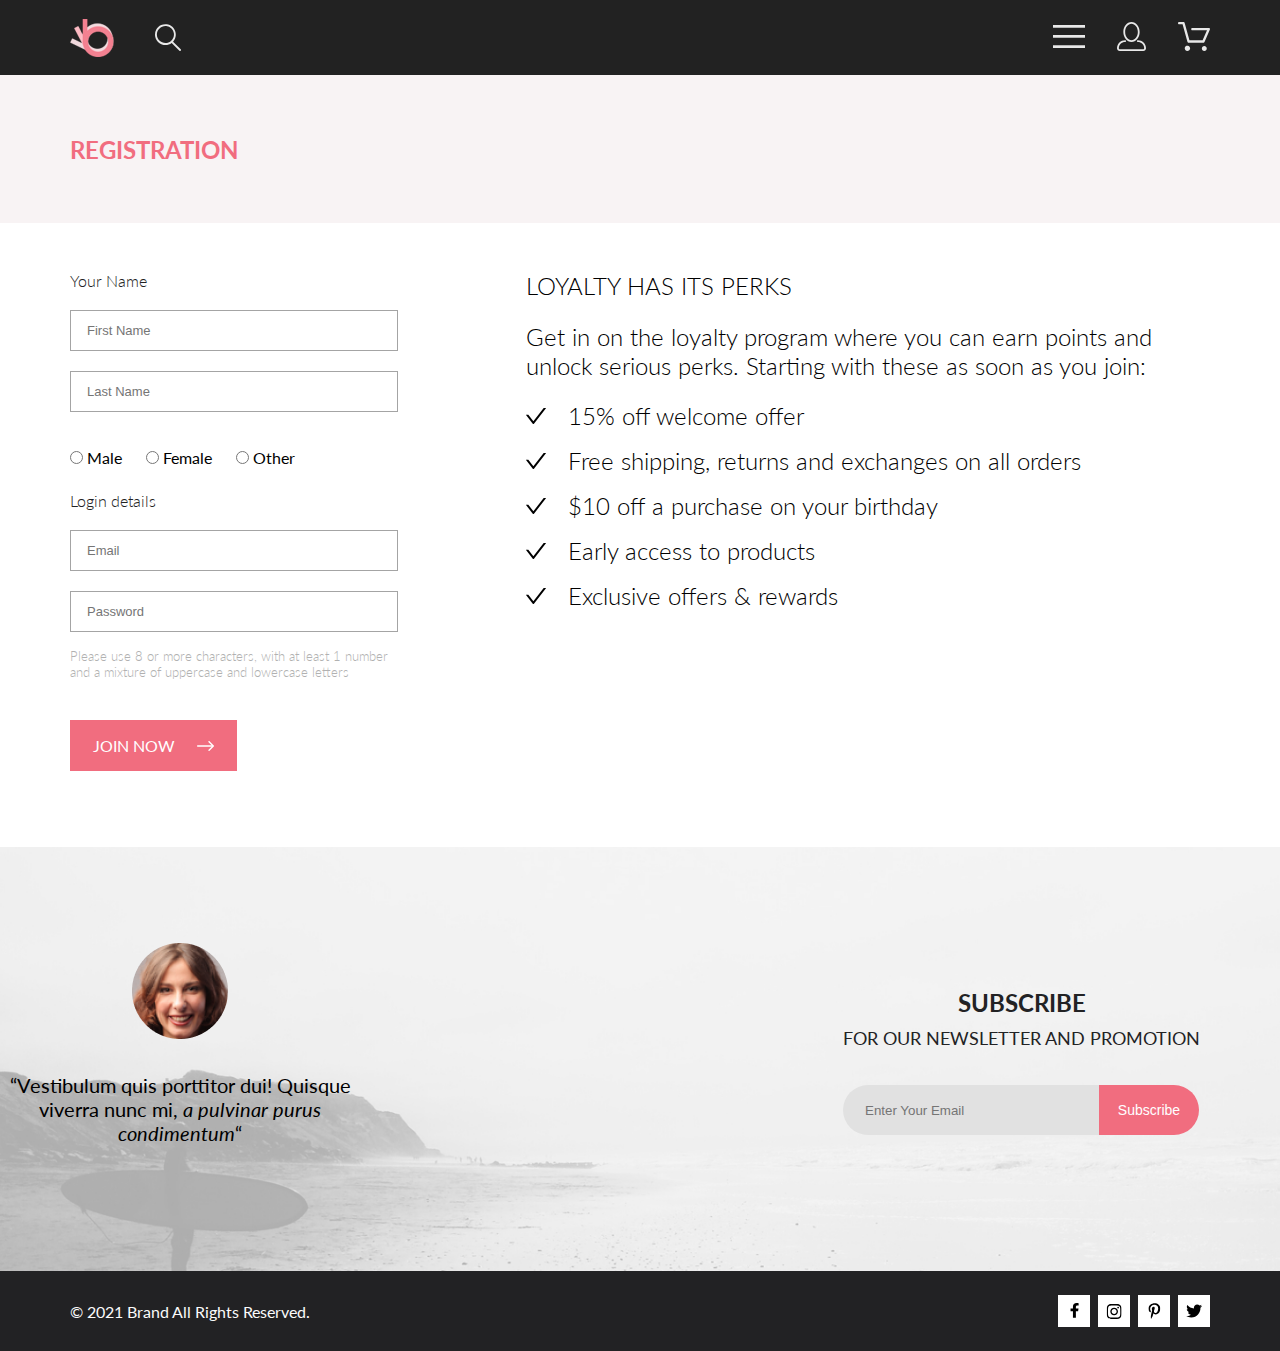
<file: registration.html>
<!DOCTYPE html>
<html lang="en">
<head>
    <meta charset="UTF-8">
    <meta http-equiv="X-UA-Compatible" content="IE=edge">
    <meta name="viewport" content="width=device-width, initial-scale=1.0">
    <title>Registration</title>
    <link rel="preconnect" href="https://fonts.googleapis.com">
    <link rel="preconnect" href="https://fonts.gstatic.com" crossorigin>
    <link href="https://fonts.googleapis.com/css2?family=Lato&display=swap" rel="stylesheet">
    <link rel="stylesheet" href="style.css">
</head>
<body>
    <div class="wrapper">
        <header class="header center">
            <div class="header__left">
                <img src="img/logo.svg" alt="logo">
                <svg width="27" height="28" viewBox="0 0 27 28" fill="none" xmlns="http://www.w3.org/2000/svg">
                    <path d="M19.0596 17.6259C20.6713 15.8658 21.6282 13.6048 21.7698 11.2225C21.9113 8.84018 21.2288 6.48173 19.8369 4.54318C18.445 2.60463 16.4285 1.20404 14.126 0.576619C11.8234 -0.0508009 9.3751 0.13316 7.19217 1.09761C5.00923 2.06205 3.22463 3.74825 2.13804 5.87302C1.05145 7.9978 0.729054 10.4318 1.225 12.7661C1.72094 15.1005 3.00501 17.1932 4.86158 18.6927C6.71814 20.1922 9.03413 21.0072 11.4206 21.0009C13.673 21.004 15.8645 20.27 17.6606 18.9109L25.4086 26.7179C25.4941 26.807 25.5965 26.8781 25.7099 26.927C25.8232 26.9759 25.9452 27.0017 26.0686 27.0029C26.1923 27.0033 26.3148 26.9782 26.4283 26.9292C26.5419 26.8801 26.6441 26.8082 26.7286 26.7179C26.9025 26.537 26.9997 26.2958 26.9997 26.0449C26.9997 25.794 26.9025 25.5528 26.7286 25.3719L19.0596 17.6259ZM2.88662 10.5009C2.89946 8.81563 3.41094 7.17187 4.35659 5.77685C5.30224 4.38183 6.63972 3.29801 8.20044 2.662C9.76115 2.02599 11.4752 1.86627 13.1266 2.20298C14.7779 2.53969 16.2926 3.35775 17.4797 4.55404C18.6668 5.75033 19.4732 7.27129 19.7972 8.92519C20.1212 10.5791 19.9483 12.2919 19.3002 13.8476C18.6522 15.4034 17.5581 16.7325 16.1559 17.6674C14.7536 18.6023 13.1059 19.1011 11.4206 19.1009C9.14916 19.0901 6.97482 18.1784 5.37484 16.566C3.77486 14.9537 2.87998 12.7724 2.88662 10.5009Z"
                          fill="#E8E8E8"/>
                </svg>
            </div>
            <div class="header__right">
                <div>
                    <label for="switcher">
                        <svg width="32" height="23" viewBox="0 0 32 23" fill="none" xmlns="http://www.w3.org/2000/svg">
                            <path d="M0 23V20.31H32V23H0ZM0 12.76V10.07H32V12.76H0ZM0 2.69V0H32V2.69H0Z" fill="#E8E8E8"/>
                        </svg>
                    </label>
                    <input id="switcher" type="checkbox" checked>
                    <div class="menu">
                        <label class="menu__close" for="switcher">
                            <svg xmlns="http://www.w3.org/2000/svg" width="13" height="13" viewBox="0 0 13 13" fill="none">
                                <path d="M7.4158 6.00409L11.7158 1.71409C11.9041 1.52579 12.0099 1.27039 12.0099 1.00409C12.0099 0.73779 11.9041 0.482395 11.7158 0.294092C11.5275 0.105788 11.2721 0 11.0058 0C10.7395 0 10.4841 0.105788 10.2958 0.294092L6.0058 4.59409L1.7158 0.294092C1.52749 0.105788 1.2721 -1.9841e-09 1.0058 0C0.739497 1.9841e-09 0.484102 0.105788 0.295798 0.294092C0.107495 0.482395 0.0017066 0.73779 0.0017066 1.00409C0.0017066 1.27039 0.107495 1.52579 0.295798 1.71409L4.5958 6.00409L0.295798 10.2941C0.20207 10.3871 0.127676 10.4977 0.0769072 10.6195C0.0261385 10.7414 0 10.8721 0 11.0041C0 11.1361 0.0261385 11.2668 0.0769072 11.3887C0.127676 11.5105 0.20207 11.6211 0.295798 11.7141C0.388761 11.8078 0.499362 11.8822 0.621222 11.933C0.743081 11.9838 0.873786 12.0099 1.0058 12.0099C1.13781 12.0099 1.26852 11.9838 1.39038 11.933C1.51223 11.8822 1.62284 11.8078 1.7158 11.7141L6.0058 7.41409L10.2958 11.7141C10.3888 11.8078 10.4994 11.8822 10.6212 11.933C10.7431 11.9838 10.8738 12.0099 11.0058 12.0099C11.1378 12.0099 11.2685 11.9838 11.3904 11.933C11.5122 11.8822 11.6228 11.8078 11.7158 11.7141C11.8095 11.6211 11.8839 11.5105 11.9347 11.3887C11.9855 11.2668 12.0116 11.1361 12.0116 11.0041C12.0116 10.8721 11.9855 10.7414 11.9347 10.6195C11.8839 10.4977 11.8095 10.3871 11.7158 10.2941L7.4158 6.00409Z" fill="#6F6E6E"/>
                            </svg>
                        </label>
                        <h3 class="menu__heading">MENU</h3>
                        <div class="menu__box">
                            <a class="menu__header-link" href="registration.html">
                                <svg width="29" height="29" viewBox="0 0 29 29" fill="none" xmlns="http://www.w3.org/2000/svg">
                                    <path d="M14.5 19.937C19 19.937 22.656 15.464 22.656 9.968C22.656 4.472 19 0 14.5 0C13.3631 0.0217413 12.2463 0.303398 11.2351 0.823397C10.2239 1.34339 9.34507 2.08794 8.66602 3C7.12663 4.99573 6.30819 7.45381 6.34399 9.974C6.34399 15.465 10 19.937 14.5 19.937ZM14.5 1.813C18 1.813 20.844 5.472 20.844 9.969C20.844 14.466 17.998 18.125 14.5 18.125C11.002 18.125 8.15603 14.465 8.15503 9.969C8.15403 5.473 11 1.813 14.5 1.813ZM20.844 18.125C20.6036 18.125 20.373 18.2205 20.203 18.3905C20.033 18.5605 19.9375 18.7911 19.9375 19.0315C19.9375 19.2719 20.033 19.5025 20.203 19.6725C20.373 19.8425 20.6036 19.938 20.844 19.938C22.526 19.9399 24.1386 20.6088 25.3279 21.7982C26.5172 22.9875 27.1861 24.6 27.188 26.282C27.1875 26.5221 27.0918 26.7523 26.922 26.9221C26.7522 27.0918 26.5221 27.1875 26.282 27.188H2.71997C2.47985 27.1875 2.24975 27.0918 2.07996 26.9221C1.91016 26.7523 1.81449 26.5221 1.81396 26.282C1.81608 24.6001 2.48517 22.9877 3.67444 21.7985C4.86371 20.6092 6.47608 19.9401 8.15796 19.938C8.39824 19.938 8.62868 19.8425 8.79858 19.6726C8.96849 19.5027 9.06396 19.2723 9.06396 19.032C9.06396 18.7917 8.96849 18.5613 8.79858 18.3914C8.62868 18.2215 8.39824 18.126 8.15796 18.126C5.99541 18.1279 3.92201 18.9875 2.39258 20.5164C0.863144 22.0453 0.00264777 24.1185 0 26.281C0.000794067 27.0019 0.287502 27.693 0.797241 28.2027C1.30698 28.7125 1.99811 28.9992 2.71899 29H26.282C27.0027 28.9989 27.6936 28.7121 28.2031 28.2024C28.7126 27.6927 28.9992 27.0017 29 26.281C28.9974 24.1187 28.1372 22.0457 26.6083 20.5168C25.0793 18.9878 23.0063 18.1276 20.844 18.125Z"
                                          fill="#E8E8E8"/>
                                </svg>
                            </a>
                            <a class="menu__header-link" href="cart.html">
                                <svg width="32" height="29" viewBox="0 0 32 29" fill="none" xmlns="http://www.w3.org/2000/svg">
                                    <path d="M26.2009 29C25.5532 28.9738 24.9415 28.6948 24.4972 28.2227C24.0529 27.7506 23.8114 27.1232 23.8245 26.475C23.8376 25.8269 24.1043 25.2097 24.5673 24.7559C25.0303 24.3022 25.6527 24.048 26.301 24.048C26.9493 24.048 27.5717 24.3022 28.0347 24.7559C28.4977 25.2097 28.7644 25.8269 28.7775 26.475C28.7906 27.1232 28.549 27.7506 28.1047 28.2227C27.6604 28.6948 27.0488 28.9738 26.401 29H26.2009ZM6.75293 26.32C6.75293 25.79 6.91011 25.2718 7.20459 24.8311C7.49907 24.3904 7.91764 24.0469 8.40735 23.844C8.89705 23.6412 9.43594 23.5881 9.95581 23.6915C10.4757 23.7949 10.9532 24.0502 11.328 24.425C11.7028 24.7998 11.9581 25.2773 12.0615 25.7972C12.1649 26.317 12.1118 26.8559 11.9089 27.3456C11.7061 27.8353 11.3626 28.2539 10.9219 28.5483C10.4812 28.8428 9.96304 29 9.43298 29C9.08087 29.0003 8.73212 28.9311 8.40674 28.7966C8.08136 28.662 7.78569 28.4646 7.53662 28.2158C7.28755 27.9669 7.09001 27.6713 6.9552 27.3461C6.82039 27.0208 6.75098 26.6721 6.75098 26.32H6.75293ZM10.553 20.686C10.2935 20.6868 10.0409 20.6024 9.83411 20.4457C9.62727 20.2891 9.47758 20.0689 9.40796 19.819L4.57495 2.36401H1.18201C0.868521 2.36401 0.567859 2.23947 0.346191 2.01781C0.124523 1.79614 0 1.49549 0 1.18201C0 0.868519 0.124523 0.567873 0.346191 0.346205C0.567859 0.124537 0.868521 5.81268e-06 1.18201 5.81268e-06H5.46301C5.7225 -0.00080736 5.97504 0.0837201 6.18176 0.240568C6.38848 0.397416 6.53784 0.617884 6.60693 0.868006L11.4399 18.323H24.6179L29.001 8.27501H14.401C14.2428 8.27961 14.0854 8.25242 13.9379 8.19507C13.7904 8.13771 13.6559 8.05134 13.5424 7.94108C13.4288 7.83082 13.3386 7.69891 13.277 7.55315C13.2154 7.40739 13.1836 7.25075 13.1836 7.0925C13.1836 6.93426 13.2154 6.77762 13.277 6.63186C13.3386 6.4861 13.4288 6.35419 13.5424 6.24393C13.6559 6.13367 13.7904 6.0473 13.9379 5.98994C14.0854 5.93259 14.2428 5.90541 14.401 5.91001H30.814C31.0097 5.90996 31.2022 5.95866 31.3744 6.05172C31.5465 6.14478 31.6928 6.27926 31.7999 6.44301C31.9078 6.60729 31.9734 6.79569 31.9908 6.99145C32.0083 7.18721 31.9771 7.38424 31.9 7.565L26.495 19.977C26.4026 20.1876 26.251 20.3668 26.0585 20.4927C25.866 20.6186 25.641 20.6858 25.411 20.686H10.553Z"
                                          fill="#E8E8E8"/>
                                </svg>
                            </a>
                        </div>

                        <ul class="menu__ul">
                            <li class="menu__li">
                                <a class="menu__link-heading" href="catalog.html">Man</a>
                                <div class="menu__content-links">
                                    <a href="catalog.html" class="menu__link">Accessories</a>
                                    <a href="catalog.html" class="menu__link">Bags</a>
                                    <a href="catalog.html" class="menu__link">Denim</a>
                                    <a href="catalog.html" class="menu__link">T-Shirts</a>
                                </div>
                            </li>
                            <li class="menu__li">
                                <a class="menu__link-heading" href="catalog.html">Woman</a>
                                <div class="menu__content-links">
                                    <a href="catalog.html" class="menu__link">Accessories</a>
                                    <a href="catalog.html" class="menu__link">Bags</a>
                                    <a href="catalog.html" class="menu__link">Denim</a>
                                    <a href="catalog.html" class="menu__link">T-Shirts</a>
                                    <a href="catalog.html" class="menu__link">Shirts</a>
                                </div>
                            </li>
                            <li class="menu__li">
                                <a class="menu__link-heading" href="catalog.html">Kids</a>
                                <div class="menu__content-links">
                                    <a href="catalog.html" class="menu__link">Accessories</a>
                                    <a href="catalog.html" class="menu__link">Bags</a>
                                    <a href="catalog.html" class="menu__link">Denim</a>
                                    <a href="catalog.html" class="menu__link">T-Shirts</a>
                                    <a href="catalog.html" class="menu__link">Shirts</a>
                                    <a href="catalog.html" class="menu__link">Polos</a>
                                </div>
                            </li>
                        </ul>
                    </div>
                </div>
                <a class="header__link" href="registration.html">
                    <svg width="29" height="29" viewBox="0 0 29 29" fill="none" xmlns="http://www.w3.org/2000/svg">
                        <path d="M14.5 19.937C19 19.937 22.656 15.464 22.656 9.968C22.656 4.472 19 0 14.5 0C13.3631 0.0217413 12.2463 0.303398 11.2351 0.823397C10.2239 1.34339 9.34507 2.08794 8.66602 3C7.12663 4.99573 6.30819 7.45381 6.34399 9.974C6.34399 15.465 10 19.937 14.5 19.937ZM14.5 1.813C18 1.813 20.844 5.472 20.844 9.969C20.844 14.466 17.998 18.125 14.5 18.125C11.002 18.125 8.15603 14.465 8.15503 9.969C8.15403 5.473 11 1.813 14.5 1.813ZM20.844 18.125C20.6036 18.125 20.373 18.2205 20.203 18.3905C20.033 18.5605 19.9375 18.7911 19.9375 19.0315C19.9375 19.2719 20.033 19.5025 20.203 19.6725C20.373 19.8425 20.6036 19.938 20.844 19.938C22.526 19.9399 24.1386 20.6088 25.3279 21.7982C26.5172 22.9875 27.1861 24.6 27.188 26.282C27.1875 26.5221 27.0918 26.7523 26.922 26.9221C26.7522 27.0918 26.5221 27.1875 26.282 27.188H2.71997C2.47985 27.1875 2.24975 27.0918 2.07996 26.9221C1.91016 26.7523 1.81449 26.5221 1.81396 26.282C1.81608 24.6001 2.48517 22.9877 3.67444 21.7985C4.86371 20.6092 6.47608 19.9401 8.15796 19.938C8.39824 19.938 8.62868 19.8425 8.79858 19.6726C8.96849 19.5027 9.06396 19.2723 9.06396 19.032C9.06396 18.7917 8.96849 18.5613 8.79858 18.3914C8.62868 18.2215 8.39824 18.126 8.15796 18.126C5.99541 18.1279 3.92201 18.9875 2.39258 20.5164C0.863144 22.0453 0.00264777 24.1185 0 26.281C0.000794067 27.0019 0.287502 27.693 0.797241 28.2027C1.30698 28.7125 1.99811 28.9992 2.71899 29H26.282C27.0027 28.9989 27.6936 28.7121 28.2031 28.2024C28.7126 27.6927 28.9992 27.0017 29 26.281C28.9974 24.1187 28.1372 22.0457 26.6083 20.5168C25.0793 18.9878 23.0063 18.1276 20.844 18.125Z"
                              fill="#E8E8E8"/>
                    </svg>
                </a>
                <a class="header__link" href="cart.html">
                    <svg width="32" height="29" viewBox="0 0 32 29" fill="none" xmlns="http://www.w3.org/2000/svg">
                        <path d="M26.2009 29C25.5532 28.9738 24.9415 28.6948 24.4972 28.2227C24.0529 27.7506 23.8114 27.1232 23.8245 26.475C23.8376 25.8269 24.1043 25.2097 24.5673 24.7559C25.0303 24.3022 25.6527 24.048 26.301 24.048C26.9493 24.048 27.5717 24.3022 28.0347 24.7559C28.4977 25.2097 28.7644 25.8269 28.7775 26.475C28.7906 27.1232 28.549 27.7506 28.1047 28.2227C27.6604 28.6948 27.0488 28.9738 26.401 29H26.2009ZM6.75293 26.32C6.75293 25.79 6.91011 25.2718 7.20459 24.8311C7.49907 24.3904 7.91764 24.0469 8.40735 23.844C8.89705 23.6412 9.43594 23.5881 9.95581 23.6915C10.4757 23.7949 10.9532 24.0502 11.328 24.425C11.7028 24.7998 11.9581 25.2773 12.0615 25.7972C12.1649 26.317 12.1118 26.8559 11.9089 27.3456C11.7061 27.8353 11.3626 28.2539 10.9219 28.5483C10.4812 28.8428 9.96304 29 9.43298 29C9.08087 29.0003 8.73212 28.9311 8.40674 28.7966C8.08136 28.662 7.78569 28.4646 7.53662 28.2158C7.28755 27.9669 7.09001 27.6713 6.9552 27.3461C6.82039 27.0208 6.75098 26.6721 6.75098 26.32H6.75293ZM10.553 20.686C10.2935 20.6868 10.0409 20.6024 9.83411 20.4457C9.62727 20.2891 9.47758 20.0689 9.40796 19.819L4.57495 2.36401H1.18201C0.868521 2.36401 0.567859 2.23947 0.346191 2.01781C0.124523 1.79614 0 1.49549 0 1.18201C0 0.868519 0.124523 0.567873 0.346191 0.346205C0.567859 0.124537 0.868521 5.81268e-06 1.18201 5.81268e-06H5.46301C5.7225 -0.00080736 5.97504 0.0837201 6.18176 0.240568C6.38848 0.397416 6.53784 0.617884 6.60693 0.868006L11.4399 18.323H24.6179L29.001 8.27501H14.401C14.2428 8.27961 14.0854 8.25242 13.9379 8.19507C13.7904 8.13771 13.6559 8.05134 13.5424 7.94108C13.4288 7.83082 13.3386 7.69891 13.277 7.55315C13.2154 7.40739 13.1836 7.25075 13.1836 7.0925C13.1836 6.93426 13.2154 6.77762 13.277 6.63186C13.3386 6.4861 13.4288 6.35419 13.5424 6.24393C13.6559 6.13367 13.7904 6.0473 13.9379 5.98994C14.0854 5.93259 14.2428 5.90541 14.401 5.91001H30.814C31.0097 5.90996 31.2022 5.95866 31.3744 6.05172C31.5465 6.14478 31.6928 6.27926 31.7999 6.44301C31.9078 6.60729 31.9734 6.79569 31.9908 6.99145C32.0083 7.18721 31.9771 7.38424 31.9 7.565L26.495 19.977C26.4026 20.1876 26.251 20.3668 26.0585 20.4927C25.866 20.6186 25.641 20.6858 25.411 20.686H10.553Z"
                              fill="#E8E8E8"/>
                    </svg>
                </a>
            </div>
        </header>
        <section class="head center">
            <h2 class="head__heading">REGISTRATION</h2>
        </section>
        <section class="registration center">
            <div class="registration__column--left">
                <div class="registration__block">
                    <p class="registration__title">Your Name</p>
                    <label>
                        <input class="registration__input" type="text" placeholder="First Name">
                    </label>
                    <label>
                        <input class="registration__input" type="text" placeholder="Last Name">
                    </label>
                    <div class="registration__sex">
                        <div>
                            <input type="radio" id="male" name="male" value="male" />
                            <label for="male">Male</label>
                        </div>
                        <div>
                            <input type="radio" id="female" name="female" value="female" />
                            <label for="female">Female</label>
                        </div>
                        <div>
                            <input type="radio" id="other" name="other" value="other" />
                            <label for="other">Other</label>
                        </div>
                    </div>
                </div>
                <div class="registration__block--bottom">
                    <p class="registration__title">Login details</p>
                    <label>
                        <input class="registration__input" type="text" placeholder="Email">
                    </label>
                    <label>
                        <input class="registration__input" type="text" placeholder="Password">
                    </label>
                    <p class="registration__hint">Please use 8 or more characters, with at least 1 number and a mixture of uppercase and lowercase letters</p>
                    <div class="registration__button">
                        <div class="registration__button__text">JOIN NOW</div>
                        <svg xmlns="http://www.w3.org/2000/svg" width="17" height="10" viewBox="0 0 17 10" fill="none">
                            <path fill-rule="evenodd" clip-rule="evenodd" d="M11.54 0.208095C11.6058 0.142131 11.684 0.0897967 11.77 0.0540883C11.8561 0.01838 11.9483 0 12.0415 0C12.1347 0 12.2269 0.01838 12.313 0.0540883C12.399 0.0897967 12.4772 0.142131 12.543 0.208095L16.7929 4.458C16.8589 4.5238 16.9112 4.60196 16.9469 4.68802C16.9826 4.77407 17.001 4.86632 17.001 4.95949C17.001 5.05266 16.9826 5.14491 16.9469 5.23097C16.9112 5.31702 16.8589 5.39518 16.7929 5.46098L12.543 9.71089C12.41 9.84389 12.2296 9.91861 12.0415 9.91861C11.8534 9.91861 11.673 9.84389 11.54 9.71089C11.407 9.57788 11.3323 9.39749 11.3323 9.2094C11.3323 9.0213 11.407 8.84091 11.54 8.70791L15.2898 4.95949L11.54 1.21107C11.474 1.14528 11.4217 1.06711 11.386 0.981059C11.3503 0.895005 11.3319 0.802752 11.3319 0.709584C11.3319 0.616415 11.3503 0.524162 11.386 0.438109C11.4217 0.352055 11.474 0.273891 11.54 0.208095Z" fill="white"/>
                            <path fill-rule="evenodd" clip-rule="evenodd" d="M0 4.95948C0 4.77162 0.0746263 4.59146 0.207462 4.45862C0.340297 4.32579 0.52046 4.25116 0.708318 4.25116H15.583C15.7708 4.25116 15.951 4.32579 16.0838 4.45862C16.2167 4.59146 16.2913 4.77162 16.2913 4.95948C16.2913 5.14734 16.2167 5.3275 16.0838 5.46033C15.951 5.59317 15.7708 5.6678 15.583 5.6678H0.708318C0.52046 5.6678 0.340297 5.59317 0.207462 5.46033C0.0746263 5.3275 0 5.14734 0 4.95948Z" fill="white"/>
                        </svg>
                    </div>
                </div>
            </div>
            <div class="registration__column--right">
                <div class="registration__perks">
                    <p>LOYALTY HAS ITS PERKS</p>
                    <p class="registration__perks__subtitle">Get in on the loyalty program where you can earn points and unlock serious perks. Starting with these as soon as you join:</p>
                    <div class="registration__perks__bullet">
                        <svg xmlns="http://www.w3.org/2000/svg" width="20" height="16" viewBox="0 0 20 16" fill="none">
                            <path d="M19.8035 0H18.0904C17.8502 0 17.6222 0.111827 17.4752 0.303176L7.3702 13.2826L2.52481 7.05754C2.45151 6.96318 2.35808 6.88688 2.25153 6.83438C2.14499 6.78187 2.0281 6.75451 1.90963 6.75437H0.196467C0.032258 6.75437 -0.0584248 6.94572 0.0420614 7.07494L6.75503 15.6981C7.06874 16.1006 7.67166 16.1006 7.98782 15.6981L19.9579 0.318087C20.0584 0.191349 19.9677 0 19.8035 0Z" fill="black"/>
                        </svg>
                        <p>15% off welcome offer</p>
                    </div>
                    <div class="registration__perks__bullet">
                        <svg xmlns="http://www.w3.org/2000/svg" width="20" height="16" viewBox="0 0 20 16" fill="none">
                            <path d="M19.8035 0H18.0904C17.8502 0 17.6222 0.111827 17.4752 0.303176L7.3702 13.2826L2.52481 7.05754C2.45151 6.96318 2.35808 6.88688 2.25153 6.83438C2.14499 6.78187 2.0281 6.75451 1.90963 6.75437H0.196467C0.032258 6.75437 -0.0584248 6.94572 0.0420614 7.07494L6.75503 15.6981C7.06874 16.1006 7.67166 16.1006 7.98782 15.6981L19.9579 0.318087C20.0584 0.191349 19.9677 0 19.8035 0Z" fill="black"/>
                        </svg>
                        <p>Free shipping, returns and exchanges on all orders</p>
                    </div>
                    <div class="registration__perks__bullet">
                        <svg xmlns="http://www.w3.org/2000/svg" width="20" height="16" viewBox="0 0 20 16" fill="none">
                            <path d="M19.8035 0H18.0904C17.8502 0 17.6222 0.111827 17.4752 0.303176L7.3702 13.2826L2.52481 7.05754C2.45151 6.96318 2.35808 6.88688 2.25153 6.83438C2.14499 6.78187 2.0281 6.75451 1.90963 6.75437H0.196467C0.032258 6.75437 -0.0584248 6.94572 0.0420614 7.07494L6.75503 15.6981C7.06874 16.1006 7.67166 16.1006 7.98782 15.6981L19.9579 0.318087C20.0584 0.191349 19.9677 0 19.8035 0Z" fill="black"/>
                        </svg>
                        <p>$10 off a purchase on your birthday</p>
                    </div>
                    <div class="registration__perks__bullet">
                        <svg xmlns="http://www.w3.org/2000/svg" width="20" height="16" viewBox="0 0 20 16" fill="none">
                            <path d="M19.8035 0H18.0904C17.8502 0 17.6222 0.111827 17.4752 0.303176L7.3702 13.2826L2.52481 7.05754C2.45151 6.96318 2.35808 6.88688 2.25153 6.83438C2.14499 6.78187 2.0281 6.75451 1.90963 6.75437H0.196467C0.032258 6.75437 -0.0584248 6.94572 0.0420614 7.07494L6.75503 15.6981C7.06874 16.1006 7.67166 16.1006 7.98782 15.6981L19.9579 0.318087C20.0584 0.191349 19.9677 0 19.8035 0Z" fill="black"/>
                        </svg>
                        <p>Early access to products</p>
                    </div>
                    <div class="registration__perks__bullet">
                        <svg xmlns="http://www.w3.org/2000/svg" width="20" height="16" viewBox="0 0 20 16" fill="none">
                            <path d="M19.8035 0H18.0904C17.8502 0 17.6222 0.111827 17.4752 0.303176L7.3702 13.2826L2.52481 7.05754C2.45151 6.96318 2.35808 6.88688 2.25153 6.83438C2.14499 6.78187 2.0281 6.75451 1.90963 6.75437H0.196467C0.032258 6.75437 -0.0584248 6.94572 0.0420614 7.07494L6.75503 15.6981C7.06874 16.1006 7.67166 16.1006 7.98782 15.6981L19.9579 0.318087C20.0584 0.191349 19.9677 0 19.8035 0Z" fill="black"/>
                        </svg>
                        <p>Exclusive offers & rewards</p>
                    </div>
                </div>
            </div>
        </section>
        <section class="subscribe__container">
            <div class="testimonial">
                <img src="img/testimonial1.png" alt="testimonial img">
                <p>“Vestibulum quis porttitor dui! Quisque viverra nunc mi, <span>a pulvinar purus condimentum</span>“</p>
            </div>
            <div class="subscribe-form">
                <div class="subscribe-form__title">
                    <p>SUBSCRIBE</p>
                    <p id="subtitle">FOR OUR NEWSLETTER AND PROMOTION</p>
                </div>
                <form class="email-form">
                    <input class="email-input" type="text" placeholder="Enter Your Email">
                    <input class="form__button" type="submit" value="Subscribe">
                </form>
            </div>
        </section>
        <section class="footer center">
            <p class="copyright">© 2021  Brand  All Rights Reserved.</p>
            <div class="social">
                <a href="#" class="social__icon">
                    <svg xmlns="http://www.w3.org/2000/svg" width="11" height="16" viewBox="0 0 11 16" fill="none">
                        <path d="M9.08836 8.28L9.50686 5.61602H6.89022V3.88729C6.89022 3.15847 7.25574 2.44806 8.42765 2.44806H9.61722V0.179975C9.61722 0.179975 8.53772 0 7.50561 0C5.35073 0 3.9422 1.27593 3.9422 3.5857V5.61602H1.54688V8.28H3.9422V14.72H6.89022V8.28H9.08836Z" fill="black"/>
                    </svg>
                </a>
                <a href="#" class="social__icon">
                    <svg id="instagram" xmlns="http://www.w3.org/2000/svg" width="16" height="17" viewBox="0 0 16 17" fill="none">
                        <g clip-path="url(#clip0_24_231)">
                            <path d="M8.13897 4.68159C6.02383 4.68159 4.31774 6.38491 4.31774 8.49663C4.31774 10.6083 6.02383 12.3117 8.13897 12.3117C10.2541 12.3117 11.9602 10.6083 11.9602 8.49663C11.9602 6.38491 10.2541 4.68159 8.13897 4.68159ZM8.13897 10.9769C6.77211 10.9769 5.65467 9.8646 5.65467 8.49663C5.65467 7.12866 6.76878 6.01636 8.13897 6.01636C9.50915 6.01636 10.6233 7.12866 10.6233 8.49663C10.6233 9.8646 9.50583 10.9769 8.13897 10.9769ZM13.0078 4.52554C13.0078 5.02026 12.6087 5.41538 12.1165 5.41538C11.621 5.41538 11.2252 5.01694 11.2252 4.52554C11.2252 4.03413 11.6243 3.63569 12.1165 3.63569C12.6087 3.63569 13.0078 4.03413 13.0078 4.52554ZM15.5386 5.42866C15.4821 4.23667 15.2094 3.18081 14.3347 2.31089C13.4634 1.44097 12.4058 1.1687 11.2119 1.10894C9.9814 1.03921 6.29321 1.03921 5.0627 1.10894C3.8721 1.16538 2.81453 1.43765 1.93987 2.30757C1.06522 3.17749 0.795836 4.23335 0.735973 5.42534C0.666134 6.65386 0.666134 10.3361 0.735973 11.5646C0.79251 12.7566 1.06522 13.8124 1.93987 14.6824C2.81453 15.5523 3.86878 15.8246 5.0627 15.8843C6.29321 15.9541 9.9814 15.9541 11.2119 15.8843C12.4058 15.8279 13.4634 15.5556 14.3347 14.6824C15.2061 13.8124 15.4788 12.7566 15.5386 11.5646C15.6085 10.3361 15.6085 6.65718 15.5386 5.42866ZM13.949 12.8828C13.6895 13.5335 13.1874 14.0349 12.5322 14.2972C11.5511 14.6857 9.22314 14.596 8.13897 14.596C7.05479 14.596 4.72348 14.6824 3.74573 14.2972C3.09389 14.0382 2.59171 13.5369 2.32898 12.8828C1.93987 11.9033 2.02967 9.57905 2.02967 8.49663C2.02967 7.41421 1.9432 5.08667 2.32898 4.1105C2.58838 3.45972 3.09056 2.95835 3.74573 2.69604C4.7268 2.30757 7.05479 2.39722 8.13897 2.39722C9.22314 2.39722 11.5545 2.31089 12.5322 2.69604C13.184 2.95503 13.6862 3.4564 13.949 4.1105C14.3381 5.08999 14.2483 7.41421 14.2483 8.49663C14.2483 9.57905 14.3381 11.9066 13.949 12.8828Z" fill="black"/>
                        </g>
                        <defs>
                            <clipPath id="clip0_24_231">
                                <rect width="14.8991" height="17" fill="white" transform="translate(0.685547)"/>
                            </clipPath>
                        </defs>
                    </svg>
                </a>
                <a href="#" class="social__icon">
                    <svg xmlns="http://www.w3.org/2000/svg" width="13" height="16" viewBox="0 0 13 16" fill="none">
                        <g clip-path="url(#clip0_24_239)">
                            <path d="M6.74032 0.203125C3.55564 0.203125 0.408203 2.34063 0.408203 5.8C0.408203 8 1.63738 9.25 2.38233 9.25C2.68963 9.25 2.86655 8.3875 2.86655 8.14375C2.86655 7.85313 2.13091 7.23438 2.13091 6.025C2.13091 3.5125 4.03055 1.73125 6.4889 1.73125C8.60271 1.73125 10.1671 2.94062 10.1671 5.1625C10.1671 6.82187 9.50597 9.93437 7.36422 9.93437C6.59133 9.93437 5.93018 9.37187 5.93018 8.56563C5.93018 7.38438 6.74963 6.24062 6.74963 5.02187C6.74963 2.95312 3.835 3.32812 3.835 5.82812C3.835 6.35313 3.90018 6.93437 4.13298 7.4125C3.70463 9.26875 2.82931 12.0344 2.82931 13.9469C2.82931 14.5375 2.91311 15.1188 2.96899 15.7094C3.07452 15.8281 3.02175 15.8156 3.18316 15.7563C4.74757 13.6 4.69169 13.1781 5.3994 10.3562C5.78119 11.0875 6.76826 11.4812 7.55046 11.4812C10.8469 11.4812 12.3275 8.24688 12.3275 5.33125C12.3275 2.22813 9.66427 0.203125 6.74032 0.203125Z" fill="black"/>
                        </g>
                        <defs>
                            <clipPath id="clip0_24_239">
                                <rect width="11.9193" height="16" fill="white" transform="translate(0.408203)"/>
                            </clipPath>
                        </defs>
                    </svg>
                </a>
                <a href="#" class="social__icon">
                    <svg xmlns="http://www.w3.org/2000/svg" width="17" height="16" viewBox="0 0 17 16" fill="none">
                        <g clip-path="url(#clip0_24_235)">
                            <path d="M14.417 4.74052C14.427 4.88264 14.427 5.0248 14.427 5.16692C14.427 9.50192 11.1498 14.4969 5.15986 14.4969C3.31448 14.4969 1.60022 13.9588 0.158203 13.0248C0.420396 13.0552 0.67247 13.0654 0.944752 13.0654C2.46741 13.0654 3.8691 12.5476 4.98843 11.6644C3.5565 11.6339 2.3565 10.6898 1.94305 9.39027C2.14475 9.4207 2.34642 9.44102 2.5582 9.44102C2.85063 9.44102 3.14308 9.40039 3.41533 9.32936C1.92291 9.02477 0.803551 7.70498 0.803551 6.11108V6.07048C1.23715 6.31414 1.74139 6.46642 2.2758 6.4867C1.39849 5.89786 0.823727 4.8928 0.823727 3.75573C0.823727 3.14661 0.985041 2.58823 1.26741 2.10092C2.87077 4.09077 5.28086 5.39023 7.98334 5.53239C7.93293 5.28873 7.90266 5.03495 7.90266 4.78114C7.90266 2.97402 9.35477 1.50195 11.1598 1.50195C12.0976 1.50195 12.9446 1.89789 13.5396 2.53748C14.2757 2.39536 14.9816 2.12123 15.6068 1.74561C15.3648 2.50705 14.8505 3.14664 14.1749 3.5527C14.8304 3.48167 15.4657 3.29889 16.0505 3.04511C15.6069 3.69483 15.0522 4.27348 14.417 4.74052Z" fill="black"/>
                        </g>
                        <defs>
                            <clipPath id="clip0_24_235">
                                <rect width="15.8924" height="16" fill="white" transform="translate(0.158203)"/>
                            </clipPath>
                        </defs>
                    </svg>
                </a>
            </div>
        </section>
    </div>
</body>
</html>
</file>
<file: style.css>
* {
  margin: 0;
  padding: 0;
}

summary {
  display: block;
}
summary::-webkit-details-marker {
  display: none;
}

body {
  font-family: "Lato", sans-serif;
}

a {
  text-decoration: none;
}

img {
  max-width: 100%;
}

.center {
  padding-left: calc(50% - 570px);
  padding-right: calc(50% - 570px);
}

.header {
  height: 75px;
  background: #222222;
  display: flex;
  justify-content: space-between;
  align-items: center;
}
.header__left, .header__right {
  display: flex;
  align-items: center;
  flex-wrap: wrap;
  gap: 40px;
}
.header__right {
  gap: 32px;
}

.wrapper {
  position: relative;
  overflow: hidden;
}

.menu {
  position: absolute;
  top: 75px;
  right: 0;
  background: #FFFFFF;
  box-shadow: 6px 4px 35px rgba(0, 0, 0, 0.21);
  padding: 32px;
  width: 232px;
  box-sizing: border-box;
  transition: all 0.5s;
  z-index: 100;
}
.menu__ul {
  list-style-type: none;
}
.menu__heading {
  font-size: 14px;
  line-height: 17px;
  color: #000000;
  margin-bottom: 4px;
}
.menu__link-heading {
  font-size: 14px;
  line-height: 17px;
  color: #F16D7F;
  text-transform: uppercase;
}
.menu__li {
  margin-top: 20px;
}
.menu__content-links {
  display: flex;
  flex-direction: column;
  margin-left: 22px;
  gap: 11px;
  margin-top: 12px;
}
.menu__link {
  font-size: 14px;
  line-height: 17px;
  color: #6F6E6E;
}
.menu__link:hover {
  color: #F16D7F;
}
.menu__close {
  position: absolute;
  top: 16px;
  right: 16px;
}
.menu__box {
  display: none;
}

#switcher {
  position: absolute;
  visibility: hidden;
  left: -999999px;
}
#switcher:checked ~ .menu {
  right: -100%;
}

.top {
  padding-left: calc(50% - 800px);
  padding-right: calc(50% - 800px);
  background: #F1E4E6;
  display: flex;
}
.top__left, .top__right {
  width: 50%;
}
.top__right {
  padding-left: 64px;
  box-sizing: border-box;
}
.top__content {
  margin-top: 40%;
  border-left: 12px solid #F16D7F;
  padding-left: 16px;
}
.top__heading {
  font-size: 48px;
  font-style: normal;
  font-weight: 900;
  line-height: normal;
}
.top__heading__mini {
  font-size: 32px;
  font-style: normal;
  font-weight: 700;
  line-height: normal;
}

.spanned__text {
  color: #F16D7F;
}

.dropdown__container {
  width: 232px;
  background: #FFF;
  display: none;
  position: absolute;
  z-index: 999;
  top: 51px;
  left: 0;
  filter: drop-shadow(6px 4px 35px rgba(0, 0, 0, 0.21));
  padding-bottom: 24px;
}

.header__right > div, svg {
  cursor: pointer;
}

.menu-icon:hover .dropdown__container {
  display: block;
}

.text-ml-34 {
  margin-left: 34px;
}

.sale {
  padding-top: 64px;
}
.sale__content {
  display: flex;
  gap: 30px;
  margin-bottom: 30px;
}
.sale__item {
  position: relative;
}
.sale__item:hover .sale__heading {
  color: #e21632;
}
.sale__img {
  width: 360px;
}
.sale__img__big {
  width: 1140px;
}
.sale__text {
  position: absolute;
  width: 100%;
  height: 100%;
  top: 0;
  left: 0;
  display: flex;
  justify-content: center;
  align-items: center;
  flex-direction: column;
}
.sale__p {
  font-size: 16px;
  line-height: 19px;
  text-align: center;
  color: #FFFFFF;
}
.sale__heading {
  color: #F16D7F;
  font-size: 24px;
  font-weight: bold;
  line-height: 29px;
  text-align: center;
}

.tac {
  text-align: center;
}

.heading {
  font-style: normal;
  font-weight: normal;
  font-size: 30px;
  line-height: 36px;
  color: #222222;
}

.text {
  font-style: normal;
  font-weight: normal;
  font-size: 14px;
  line-height: 17px;
  color: #9F9F9F;
}

.text-mt-6 {
  margin-top: 6px;
}

.product-box {
  padding-top: 96px;
  padding-bottom: 96px;
}

.product-content {
  margin-top: 48px;
  display: flex;
  flex-wrap: wrap;
  gap: 30px;
  justify-content: center;
}

.product {
  width: 360px;
  background: #F8F8F8;
  position: relative;
}
.product__info {
  display: flex;
  flex-direction: column;
  justify-content: center;
  align-items: flex-start;
  padding: 24px 16px;
  gap: 16px;
}
.product__img {
  width: 100%;
}
.product__add {
  font-style: normal;
  font-weight: normal;
  font-size: 14px;
  line-height: 17px;
  color: #FFFFFF;
  width: 139px;
  height: 44px;
  display: none;
  align-items: center;
  justify-content: center;
  gap: 11px;
  border: 1px solid #FFFFFF;
  position: absolute;
  top: 188px;
  left: 111px;
}
.product__heading {
  font-style: normal;
  font-weight: normal;
  font-size: 13px;
  line-height: 16px;
  color: #000000;
}
.product__add:hover {
  color: #222222;
  background-color: #FFFFFF;
}
.product__add:hover path {
  fill: #222222;
}
.product__text {
  font-style: normal;
  font-weight: 300;
  font-size: 14px;
  line-height: 17px;
  color: #5D5D5D;
}
.product__price {
  font-style: normal;
  font-weight: normal;
  font-size: 16px;
  line-height: 19px;
  color: #F16D7F;
}

.product:hover .product__add {
  display: flex;
}

.product:hover .product__img {
  filter: brightness(50%);
}

.browse-button {
  text-align: center;
  padding-top: 48px;
}
.browse-button__span {
  border: solid #FF6A6A;
  padding: 15px 40px;
  color: #F26376;
  font-size: 16px;
  font-style: normal;
  font-weight: 400;
  line-height: normal;
}
.browse-button__span:hover {
  background-color: #F16D7F;
  color: #FFF;
}

.advantages__container {
  background: #222224;
  display: flex;
}

.advantages__item {
  display: flex;
  flex-direction: column;
  align-items: center;
  justify-content: center;
  padding: 104px 0;
}

.advantage__title {
  color: #FBFBFB;
  text-align: center;
  font-size: 20px;
  font-style: normal;
  font-weight: 400;
  line-height: normal;
  margin-top: 28px;
  margin-bottom: 16px;
}

.advantage__desc {
  color: #FBFBFB;
  text-align: center;
  font-size: 14px;
  font-style: normal;
  font-weight: 300;
  line-height: normal;
  max-width: 360px;
}

.subscribe__container {
  display: flex;
  justify-content: space-between;
  align-items: center;
  background-image: url("img/photo_subscribe.jpeg");
  background-color: #cccccc;
  background-position: center;
  background-repeat: no-repeat;
  background-size: cover;
}

.testimonial img {
  margin-bottom: 30px;
}

.testimonial {
  max-width: 360px;
  font-size: 20px;
  font-weight: 400;
  text-align: center;
  margin-top: 96px;
  margin-bottom: 126px;
}

.testimonial span {
  font-style: italic;
}

.subscribe-form {
  max-width: 557px;
  margin-right: 80px;
}

.subscribe-form__title {
  margin-bottom: 32px;
  color: #222224;
  text-align: center;
  font-size: 24px;
  font-style: normal;
  font-weight: 700;
  line-height: 167.2%;
}

.subscribe-form__title #subtitle {
  font-size: 18px;
  font-style: normal;
  font-weight: 400;
  line-height: 167.2%;
}

.email-input {
  border-radius: 50px 0 0 50px;
  background: #E1E1E1;
  border: none;
  height: 50px;
  width: 256px;
  padding: 0 64px 0 22px;
  box-sizing: border-box;
}

.form__button {
  color: #FFF;
  height: 50px;
  width: 100px;
  text-align: center;
  font-size: 14px;
  font-style: normal;
  font-weight: 400;
  line-height: normal;
  border: none;
  background: #F16D7F;
  border-radius: 0 50px 50px 0;
  padding: 8px;
  margin-left: -4px;
}

.footer {
  background: #222224;
  display: flex;
  justify-content: space-between;
  align-items: center;
}

.copyright {
  color: #FBFBFB;
  font-size: 16px;
  font-style: normal;
  font-weight: 400;
  line-height: normal;
}

.social {
  display: flex;
  justify-content: center;
  align-items: center;
  gap: 8px;
  margin: 24px 0;
}
.social__icon {
  width: 32px;
  height: 32px;
  background: #FFFFFF;
  text-align: center;
  display: flex;
  justify-content: center;
  align-items: center;
}
.social__icon:hover {
  background: #F16D7F;
}
.social__icon:hover path {
  fill: #FFFFFF;
}
.social__icon img {
  width: 60%;
}

.sort {
  display: flex;
  gap: 28px;
  padding-top: 12px;
}
.sort__details {
  position: relative;
}
.sort__summary {
  display: flex;
  align-items: center;
  gap: 10px;
}
.sort__box {
  position: absolute;
  background: #FFFFFF;
  box-shadow: 6px 4px 35px rgba(0, 0, 0, 0.21);
  width: 79px;
  box-sizing: border-box;
  padding: 8px;
  display: flex;
  flex-direction: column;
  gap: 6px;
  margin-top: 5px;
  z-index: 1;
}
.sort__item {
  display: flex;
  gap: 9px;
  align-items: center;
}

.head {
  background: #F8F3F4;
  height: 148px;
  display: flex;
  justify-content: space-between;
  align-items: center;
  flex-wrap: wrap;
}
.head__heading {
  font-size: 24px;
  line-height: 29px;
  color: #F16D7F;
}

.breadcrumbs__ul {
  display: flex;
}
.breadcrumbs__li {
  list-style-type: none;
}
.breadcrumbs__li:last-of-type .breadcrumbs__link {
  font-weight: bold;
  color: #F16D7F;
}
.breadcrumbs__li:not(:last-of-type)::after {
  content: "/";
  padding-left: 6px;
  padding-right: 6px;
  font-weight: 300;
  font-size: 14px;
  line-height: 17px;
  color: #636363;
}
.breadcrumbs__link {
  font-weight: 300;
  font-size: 14px;
  line-height: 17px;
  color: #636363;
}
.breadcrumbs__link:hover {
  color: #F16D7F;
}

.filter-sort {
  padding-top: 36px;
  padding-bottom: 64px;
  display: flex;
  gap: 30px;
}

.filter {
  width: 360px;
  position: relative;
}
.filter__details {
  padding: 12px 16px;
  position: absolute;
  width: 100%;
  z-index: 1;
  box-sizing: border-box;
}
.filter__details[open] {
  background: #FFFFFF;
  box-shadow: 6px 4px 35px rgba(0, 0, 0, 0.21);
}
.filter__details[open] .filter__summary {
  color: #F16D7F;
}
.filter__details[open] .filter__summary path {
  fill: #F16D7F;
}
.filter__summary {
  display: flex;
  align-items: center;
  gap: 11px;
  color: #000;
  font-size: 14px;
  font-weight: 600;
}
.filter__details-in {
  padding-top: 16px;
}
.filter__details-in[open] .filter__category {
  color: #F16D7F;
}
.filter__category {
  border-left: 5px solid #F16D7F;
  padding-top: 11px;
}
.filter__category_border-bottom {
  border-bottom: 1px solid #EBEBEB;
  padding-bottom: 11px;
  padding-left: 11px;
}
.filter__box-link {
  display: flex;
  flex-direction: column;
  gap: 11px;
  padding: 24px 16px;
}
.filter__link {
  font-size: 14px;
  line-height: 17px;
  color: #6F6E6E;
}
.filter__link:hover {
  color: #F16D7F;
}

.sort__summary {
  color: #6F6E6E;
  font-size: 14px;
  font-weight: 400;
}

.product-box-catalog {
  padding-top: 0;
}

.product-content-catalog {
  margin-top: 0;
}

.catalog__p-t-0 {
  padding-top: 0;
  padding-bottom: 95px;
}

.catalog__m-t-64 {
  margin-top: 64px;
}

.pagination {
  display: flex;
  justify-content: center;
  margin-top: 45px;
}

.row {
  display: flex;
  align-items: center;
  width: auto;
  padding: 15px;
  border: solid 1px #EBEBEB;
}

.row p {
  padding: 0 15px 0 15px;
  color: #C4C4C4;
  font-size: 16px;
  font-style: normal;
  font-weight: 300;
  line-height: normal;
}

.slideshow {
  background: #F7F7F7;
  display: flex;
  justify-content: space-between;
  align-items: center;
}
.slideshow__chevron {
  background: rgba(42, 42, 42, 0.15);
  padding: 8px;
  display: flex;
  justify-content: center;
  align-items: center;
}
.slideshow__chevron:hover {
  cursor: pointer;
}
.slideshow__chevron:hover path {
  fill: #F16D7F;
}

.blank-box {
  height: 64px;
  background: #F7F7F7;
}

.about-product {
  max-width: 1140px;
  border: solid 1px #EAEAEA;
  margin-top: -64px;
  background: #FFFFFF;
  margin-left: calc(50% - 570px);
  margin-right: calc(50% - 570px);
  display: flex;
  flex-direction: column;
  align-items: center;
}
.about-product__collection {
  color: #F16D7F;
  font-size: 14px;
  font-weight: 300;
  margin-top: 64px;
}
.about-product__product {
  color: #4D4D4D;
  font-size: 18px;
  font-weight: 300;
  padding-bottom: 48px;
}
.about-product__description {
  max-width: 555px;
  text-align: center;
  color: #5E5E5E;
  font-size: 14px;
  font-weight: 300;
}
.about-product__price {
  color: #EF5B70;
  font-size: 24px;
  font-weight: 300;
  padding-top: 32px;
}

.add-to-cart {
  border: solid #FF6A6A;
  padding: 15px 40px;
  display: flex;
  justify-content: center;
  align-items: center;
  margin-bottom: 64px;
}
.add-to-cart__text {
  color: #F26376;
  font-size: 16px;
  font-weight: 400;
  padding-left: 16px;
}
.add-to-cart:hover {
  background-color: #F16D7F;
}
.add-to-cart:hover path {
  fill: #FFFFFF;
}
.add-to-cart:hover .add-to-cart__text {
  color: #FFFFFF;
}

.divider--red {
  margin: 12px 0;
  width: 64px;
  height: 3px;
  background: #EF5B70;
  border: none;
}

.divider--gray {
  margin: 64px 0;
  width: 640px;
  height: 1px;
  background: #EAEAEA;
  border: none;
}

.padding-top {
  padding-top: 0;
}

.m-t-36 {
  margin-top: 36px;
}

.shopping-cart-box {
  display: flex;
}

.shopping-cart-column {
  display: flex;
}
.shopping-cart-column--left {
  max-width: 652px;
  padding-top: 60px;
  padding-bottom: 80px;
}
.shopping-cart-column--right {
  padding-top: 60px;
  margin-left: 128px;
}

.shopping-cart-item {
  display: flex;
  position: relative;
  box-shadow: 6px 4px 35px rgba(0, 0, 0, 0.21);
  margin-bottom: 40px;
  transition: transform 0.3s;
}
.shopping-cart-item:hover {
  transform: scale(1.05);
}
.shopping-cart-item__info {
  padding: 24px 96px 0 24px;
  color: #575757;
  font-size: 22px;
  font-weight: 400;
}
.shopping-cart-item__close-btn {
  position: absolute;
  right: 24px;
  top: 28px;
}
.shopping-cart-item__title {
  color: #222;
  font-size: 24px;
  padding-bottom: 40px;
}
.shopping-cart-item__price--span {
  color: #F16D7F;
}
.shopping-cart-item__quantity {
  display: flex;
  align-items: center;
}
.shopping-cart-item__quantity__value {
  color: #656565;
  font-size: 18px;
  font-weight: 400;
  padding: 2px 16px;
  border: solid 1px #EAEAEA;
  margin-left: 24px;
}

.p-t-6 {
  padding-top: 6px;
}

.shopping-cart-buttons-box {
  display: flex;
  justify-content: space-between;
  margin-top: 72px;
}

.shopping-cart-buttons {
  border: solid 1px #A4A4A4;
  color: #000;
  font-size: 14px;
  font-weight: 300;
  padding: 16px 40px;
  transition: transform 0.3s;
}
.shopping-cart-buttons:hover {
  transform: scale(1.05);
  cursor: pointer;
  background: #A4A4A4;
  color: #FFFFFF;
}

.shipping-form {
  display: flex;
  flex-direction: column;
}
.shipping-form__title {
  color: #222;
}
.shipping-form__input {
  width: 360px;
  height: 45px;
  margin-top: 24px;
  color: #222;
  font-size: 13px;
  font-weight: 300;
  padding-left: 16px;
  border: 1px solid #A4A4A4;
}
.shipping-form__button {
  color: #4A4A4A;
  font-size: 11px;
  font-weight: 300;
  width: 100px;
  height: 35px;
  background: #FFFFFF;
  border: 1px solid #A4A4A4;
  margin-top: 24px;
  transition: transform 0.3s;
}
.shipping-form__button:hover {
  transform: scale(1.05);
  cursor: pointer;
  background: #A4A4A4;
  color: #FFFFFF;
}

.subtotal-box {
  margin-top: 56px;
  display: flex;
  flex-direction: column;
  align-items: flex-end;
  background: #F5F3F3;
  padding: 40px 36px 24px 36px;
}
.subtotal-box__divider {
  align-self: center;
  width: 100%;
  color: #E2E2E2;
  margin: 20px 0;
}

.subtotal {
  display: flex;
  color: #4A4A4A;
  font-size: 11px;
  font-weight: 400;
}
.subtotal__value {
  padding-left: 20px;
}

.grand-total {
  display: flex;
  color: #222;
  font-size: 16px;
  font-weight: 300;
  padding-top: 12px;
}
.grand-total__value {
  color: #F16D7F;
  padding-left: 20px;
}

.shopping-cart-checkout-btn {
  color: #FFF;
  font-size: 16px;
  font-weight: 300;
  background: #F16D7F;
  padding: 16px 40px;
  align-self: center;
  transition: transform 0.3s;
}
.shopping-cart-checkout-btn:hover {
  transform: scale(1.05);
  cursor: pointer;
}

.registration {
  padding-top: 48px;
  display: flex;
}
.registration__column--left {
  padding-bottom: 76px;
  box-sizing: border-box;
}
.registration__column--right {
  padding-left: 128px;
  box-sizing: border-box;
}
.registration__title {
  color: #222;
  font-size: 16px;
  font-weight: 300;
}
.registration__block {
  display: flex;
  flex-direction: column;
}
.registration__block--bottom {
  padding-top: 24px;
}
.registration__input {
  box-sizing: border-box;
  margin-top: 20px;
  width: 100%;
  border: 1px solid #A4A4A4;
  padding: 12px 0 12px 16px;
  color: #B1B1B1;
  font-size: 13px;
  font-weight: 300;
}
.registration__sex {
  display: flex;
  margin-top: 36px;
  gap: 24px;
}
.registration__hint {
  color: #B1B1B1;
  font-size: 13px;
  font-weight: 300;
  padding-top: 16px;
}
.registration__button {
  margin-top: 40px;
  display: flex;
  align-items: center;
  justify-content: space-evenly;
  padding: 16px 0 16px 0;
  background: #F16D7F;
  max-width: 167px;
  color: #FFFFFF;
  cursor: pointer;
  transition: transform 0.3s;
}
.registration__button:hover {
  transform: scale(1.05);
}
.registration__perks {
  color: #000;
  font-size: 24px;
  font-weight: 300;
}
.registration__perks__subtitle {
  padding-top: 22px;
  padding-bottom: 5px;
}
.registration__perks__bullet {
  display: flex;
  align-items: center;
  margin-top: 16px;
  gap: 22px;
  transition: transform 0.3s;
}
.registration__perks__bullet:hover {
  transform: scale(1.05);
}

@media (max-width: 1023px) {
  .center {
    padding-left: calc(50% - 368px);
    padding-right: calc(50% - 368px);
  }
  .product-content {
    gap: 16px;
  }
  .top__right {
    padding-left: 39px;
  }
  .top__heading {
    font-size: 44px;
    line-height: 53px;
  }
  .top__heading-mini {
    font-size: 24px;
    line-height: 29px;
  }
  .sale__content {
    gap: 20px;
    margin-bottom: 20px;
  }
  .advantages__container {
    display: flex;
    flex-direction: column;
  }
  .advantages__item {
    padding-top: 48px;
    padding-bottom: 0;
  }
  .advantages__item:last-child {
    margin-bottom: 64px;
  }
  .subscribe__container {
    flex-direction: column;
    background-size: cover;
  }
  .subscribe-form {
    margin-bottom: 140px;
    margin-right: 0;
  }
  .testimonial {
    margin-top: 64px;
    margin-bottom: 48px;
  }
  .filter-sort {
    justify-content: space-between;
    padding-top: 12px;
    padding-bottom: 40px;
  }
  .about-product__description {
    padding: 0 106px;
  }
  .registration__column--right {
    max-width: 354px;
    padding-left: 22px;
  }
  .registration__perks {
    font-size: 16px;
  }
}
@media (max-width: 767px) {
  .center {
    padding-left: 16px;
    padding-right: 16px;
  }
  .header__link {
    display: none;
  }
  .menu {
    top: 0;
    width: 100%;
  }
  .menu__box {
    margin-bottom: 16px;
    display: flex;
    gap: 32px;
  }
  .menu__box path {
    fill: #000000;
  }
  .menu__heading {
    display: none;
  }
  #switcher:checked ~ .menu {
    right: 0;
    top: -100%;
  }
  .top {
    padding-left: 16px;
    padding-right: 16px;
    min-height: 363px;
  }
  .top__left, .top__right {
    display: none;
  }
  .top__right {
    width: 100%;
    display: flex;
    align-items: center;
    justify-content: center;
  }
  .top__content {
    margin-top: 0;
  }
  .top__heading {
    font-weight: 900;
    font-size: 38px;
    line-height: 46px;
    color: #222222;
  }
  .top__heading-mini {
    font-weight: bold;
    font-size: 20px;
    line-height: 24px;
    color: #222222;
  }
  .top__heading-mini_color {
    color: #F16D7F;
  }
  .sale__content {
    flex-direction: column;
  }
  .sale__img__big {
    height: 111px;
    object-fit: cover;
  }
  .testimonial {
    font-size: 18px;
  }
  .subscribe-form__title #subtitle {
    font-size: 14px;
  }
  .footer {
    flex-direction: column-reverse;
    justify-content: normal;
  }
  .copyright {
    margin-top: 40px;
    margin-bottom: 8px;
  }
  .social {
    margin: 40px 0 0 0;
  }
  .head {
    justify-content: center;
    gap: 32px;
    flex-direction: column;
    align-items: center;
  }
  .sort {
    gap: 23px;
  }
  .sort__summary {
    gap: 9px;
    font-size: 12px;
    line-height: 14px;
  }
  .filter {
    position: absolute;
    width: calc(100% - 32px);
  }
  .filter__summary-text {
    display: none;
  }
  .filter__summary-icon {
    width: 37.5px;
    height: 25px;
  }
  .filter-sort {
    justify-content: flex-end;
  }
  .about-product__product {
    padding-bottom: 32px;
  }
  .about-product__description {
    max-width: 326px;
    padding: 0 24px;
  }
  .divider--gray {
    width: 175px;
    margin: 32px 0 40px 0;
  }
  .sort__summary {
    font-size: 10px;
  }
  .product-box {
    padding-top: 28px;
  }
  .registration {
    flex-direction: column;
  }
  .registration__column--left {
    padding-bottom: 40px;
  }
  .registration__column--right {
    margin: 0;
    padding-bottom: 100px;
  }
  .registration__perks__subtitle {
    padding-top: 32px;
  }
}

/*# sourceMappingURL=style.css.map */
</file>
